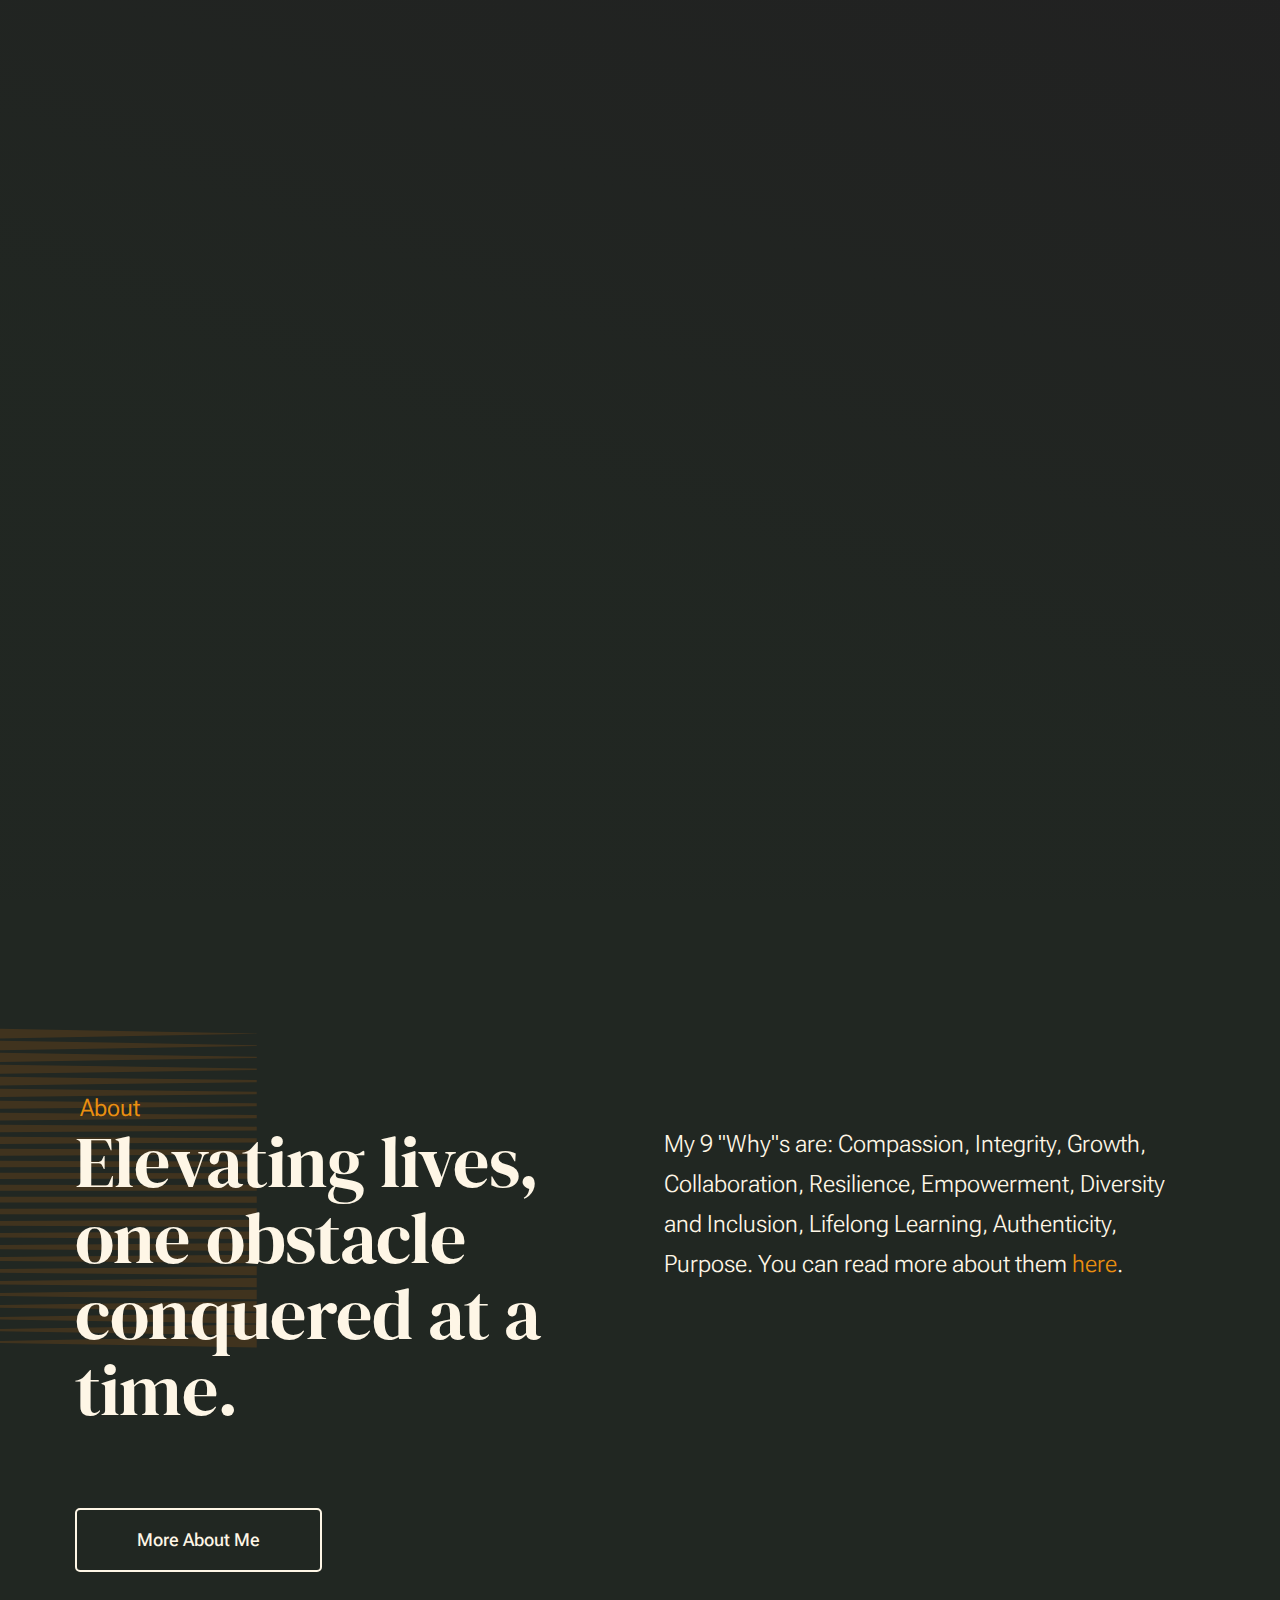
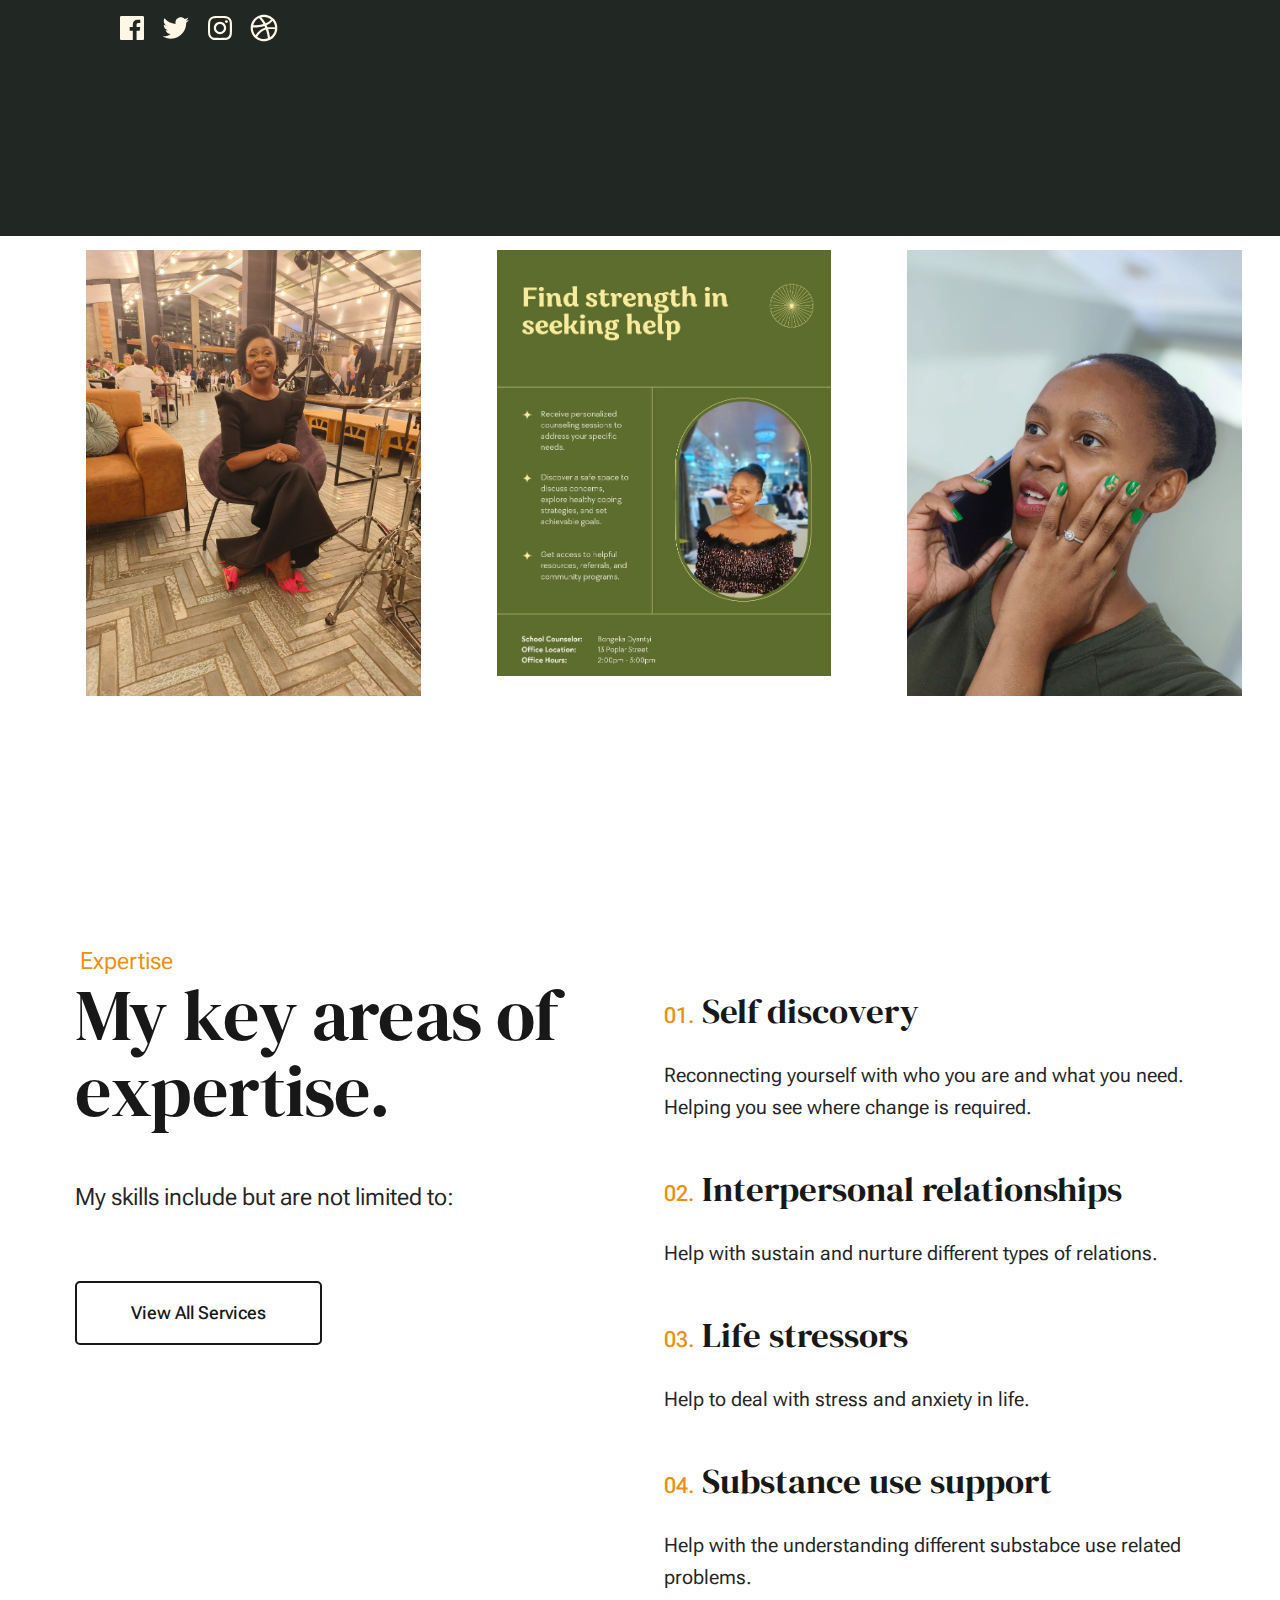
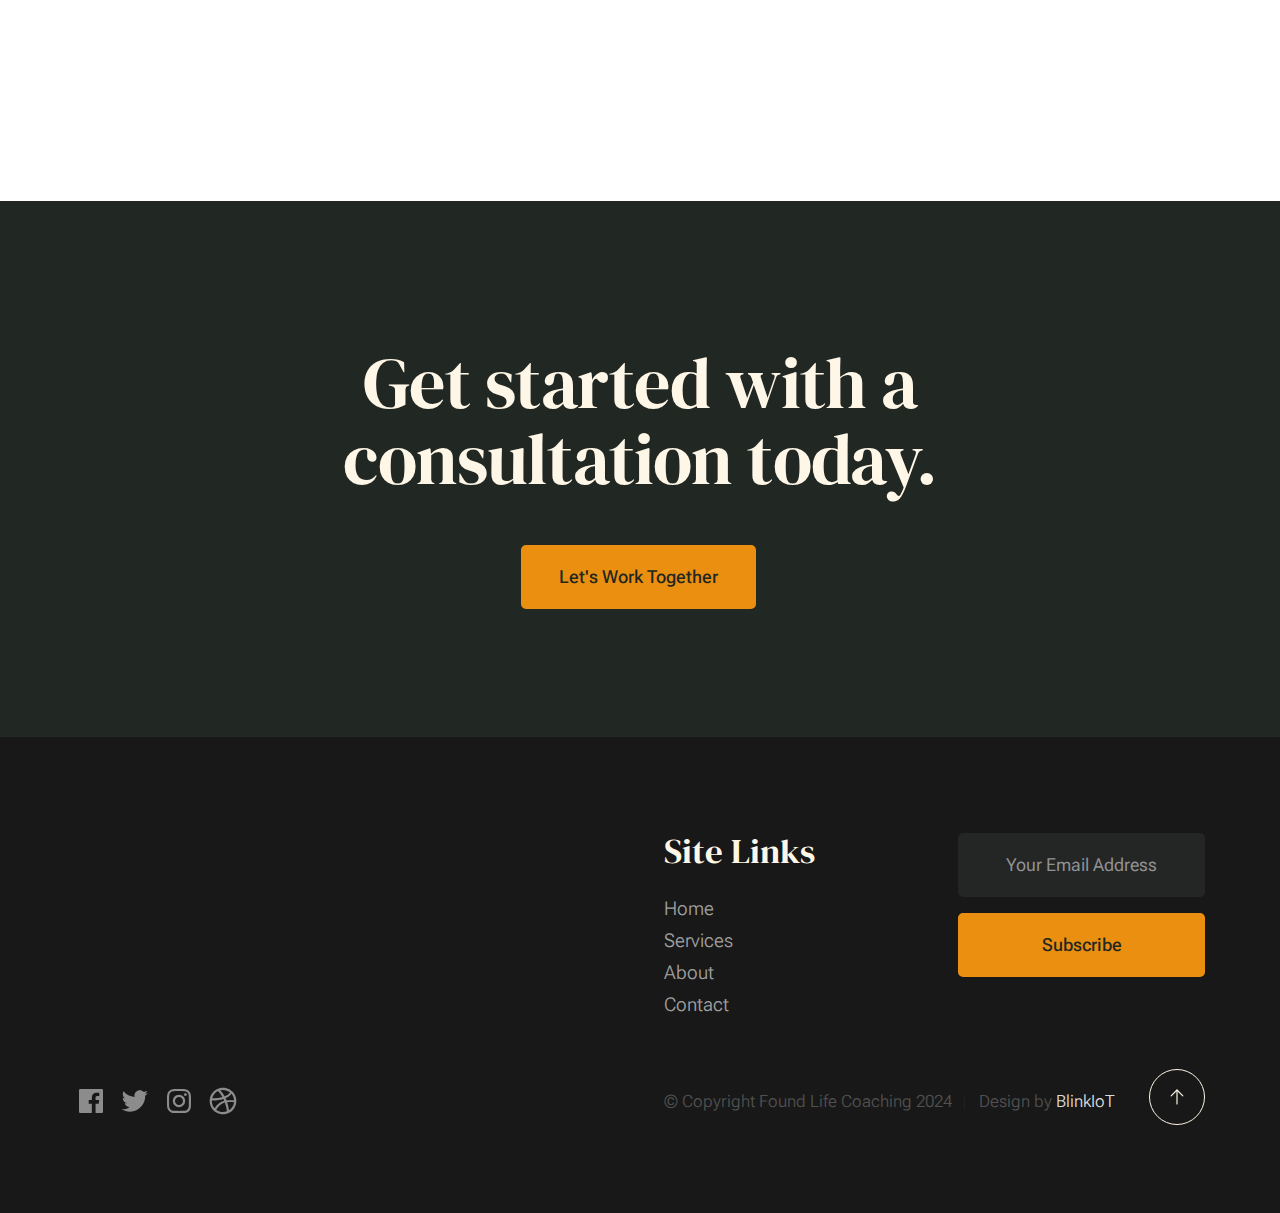
<file: index.html>
<!DOCTYPE html>
<html lang="en" class="no-js" >
<head>

    <!--- basic page needs
    ================================================== -->
    <meta charset="utf-8">
    <meta name="viewport" content="width=device-width, initial-scale=1">
    <title>Found Life Coaching</title>

    <script>
        document.documentElement.classList.remove('no-js');
        document.documentElement.classList.add('js');
    </script>

    <!-- CSS
    ================================================== -->
    <link rel="stylesheet" href="css/vendor.css">
    <link rel="stylesheet" href="css/styles.css">

    <!-- favicons
    ================================================== -->
    <link rel="apple-touch-icon" sizes="180x180" href="apple-touch-icon.png">
    <link rel="icon" type="image/png" sizes="32x32" href="favicon-32x32.png">
    <link rel="icon" type="image/png" sizes="16x16" href="favicon-16x16.png">
    <link rel="manifest" href="site.webmanifest">

</head>


<body id="top">

    
    <!-- preloader
    ================================================== -->
    <div id="preloader">
        <div id="loader" class="dots-fade">
            <div></div>
            <div></div>
            <div></div>
        </div>
    </div>


    <!-- page wrap
    ================================================== -->
    <div id="page" class="s-pagewrap ss-home">


        <!-- # site header 
        ================================================== -->
        <header class="s-header">

            <div class="row s-header__inner width-sixteen-col">

                <div class="s-header__block">
                    <div class="s-header__logo">
                        <a class="logo" href="index.html">
                            Found Life Coaching
                        </a>
                    </div>

                    <a class="s-header__menu-toggle" href="#0"><span>Menu</span></a>
                </div> <!-- end s-header__block -->

                <nav class="s-header__nav">
    
                    <ul class="s-header__menu-links">
                        <li><a href="about.html">About</a></li>
                        <li><a href="services.html">Services</a></li>
                        <li><a href="contact.html">Contact</a></li>
                    </ul> <!-- s-header__menu-links -->

                    <div class="s-header__contact">
                        <a href="contact.html" class="btn btn--primary s-header__contact-btn">Let's Work Together</a>                        
                    </div> <!-- s-header__contact -->
    
                </nav> <!-- end s-header__nav -->

            </div> <!-- end s-header__inner -->

        </header> <!-- end s-header -->


        <!-- # site main content
        ================================================== -->
        <section id="content" class="s-content">

            <!-- intro
    ----------------------------------------------- -->
            <section id="intro" class="s-intro">

                <div class="row s-intro__content width-sixteen-col">

                    <div class="column lg-12 s-intro__content-inner grid-block">

                        <div class="s-intro__content-text">
                            <div class="s-intro__content-pretitle text-pretitle">Hello, I'm Bongeka</div>
                            <h1 class="s-intro__content-title">
                                I help people <br>
                                navigate life's hurdles  <br>
                                with strength, serenity, <br>
                                and success.
                            </h1>
                        </div> <!-- s-intro__content-text -->

                        <div class="s-intro__content-media">
                            <div class="s-intro__content-media-inner">
                                <img src="images/main_2.jpg" srcset="images/main_2.jpg 1x, images/main_2.jpg 2x" alt="">
                                <div class="lines">
                                    <span></span>
                                </div>
                            </div>
                        </div> <!-- s-intro__content-media -->

                        <div class="s-intro__scroll-down">
                            <a href="#about" class="smoothscroll">
                                <div class="scroll-icon">
                                    <svg xmlns="http://www.w3.org/2000/svg" viewBox="0 0 24 24" width="36" height="36" fill="none" stroke="#97b34a" stroke-width="1" stroke-linecap="round" stroke-linejoin="round">&lt;!--!  Atomicons Free 1.00 by @atisalab License - https://atomicons.com/license/ (Icons: CC BY 4.0) Copyright 2021 Atomicons --&gt;<polyline points="7 13 12 18 17 13"></polyline><line x1="12" y1="18" x2="12" y2="6"></line></svg>
                                </div>
                                <span>Scroll for more</span>
                            </a>
                        </div> <!-- s-intro__scroll-down -->

                    </div> <!-- s-intro__content-inner -->

                </div> <!-- s-intro__content -->

            </section> <!-- end s-intro -->
            <!-- about
    ----------------------------------------------- -->
            <section id="about" class="s-about target-section">

                <div class="row s-about__content width-sixteen-col">
                    <div class="column grid-block grid-section-split">

                        <img src="images/geometric_shape.svg" alt="" class="s-about__content-imgbg">

                        <div class="section-header grid-section-split__header">
                            <div class="text-pretitle">About</div>
                            <h2 class="text-display-title">
                                Elevating lives, one obstacle conquered at a time.
                            </h2>
                        </div> <!-- end section-header -->

                        <div class="s-about__content-main grid-section-split__primary">
                            <p class="attention-getter">
                                My 9 "Why"s are: Compassion, Integrity, Growth, Collaboration, Resilience, Empowerment, Diversity and Inclusion, Lifelong Learning, Authenticity, Purpose. You can read more about them <a href="about.html">here</a>.
                            </p>
                        </div> <!-- end s-about__content-main -->

                        <div class="s-about__content-btn grid-section-split__bottom">
                            <a href="about.html" class="btn btn--stroke u-fullwidth">More About Me</a>

                            <ul class="s-about__social social-list">
                                <li>
                                    <a href="#0">
                                        <svg xmlns="http://www.w3.org/2000/svg" width="24" height="24" viewBox="0 0 24 24" style="fill:rgba(0, 0, 0, 1);transform:;-ms-filter:"><path d="M20,3H4C3.447,3,3,3.448,3,4v16c0,0.552,0.447,1,1,1h8.615v-6.96h-2.338v-2.725h2.338v-2c0-2.325,1.42-3.592,3.5-3.592 c0.699-0.002,1.399,0.034,2.095,0.107v2.42h-1.435c-1.128,0-1.348,0.538-1.348,1.325v1.735h2.697l-0.35,2.725h-2.348V21H20 c0.553,0,1-0.448,1-1V4C21,3.448,20.553,3,20,3z"></path></svg>
                                        <span class="u-screen-reader-text">Facebook</span>
                                    </a>
                                </li>
                                <li>
                                    <a href="#0">
                                        <svg xmlns="http://www.w3.org/2000/svg" width="24" height="24" viewBox="0 0 24 24" style="fill:rgba(0, 0, 0, 1);transform:;-ms-filter:"><path d="M19.633,7.997c0.013,0.175,0.013,0.349,0.013,0.523c0,5.325-4.053,11.461-11.46,11.461c-2.282,0-4.402-0.661-6.186-1.809 c0.324,0.037,0.636,0.05,0.973,0.05c1.883,0,3.616-0.636,5.001-1.721c-1.771-0.037-3.255-1.197-3.767-2.793 c0.249,0.037,0.499,0.062,0.761,0.062c0.361,0,0.724-0.05,1.061-0.137c-1.847-0.374-3.23-1.995-3.23-3.953v-0.05 c0.537,0.299,1.16,0.486,1.82,0.511C3.534,9.419,2.823,8.184,2.823,6.787c0-0.748,0.199-1.434,0.548-2.032 c1.983,2.443,4.964,4.04,8.306,4.215c-0.062-0.3-0.1-0.611-0.1-0.923c0-2.22,1.796-4.028,4.028-4.028 c1.16,0,2.207,0.486,2.943,1.272c0.91-0.175,1.782-0.512,2.556-0.973c-0.299,0.935-0.936,1.721-1.771,2.22 c0.811-0.088,1.597-0.312,2.319-0.624C21.104,6.712,20.419,7.423,19.633,7.997z"></path></svg>
                                        <span class="u-screen-reader-text">Twitter</span>
                                    </a>
                                </li>
                                <li>
                                    <a href="#0">
                                        <svg xmlns="http://www.w3.org/2000/svg" width="24" height="24" viewBox="0 0 24 24" style="fill:rgba(0, 0, 0, 1);transform:;-ms-filter:"><path d="M11.999,7.377c-2.554,0-4.623,2.07-4.623,4.623c0,2.554,2.069,4.624,4.623,4.624c2.552,0,4.623-2.07,4.623-4.624 C16.622,9.447,14.551,7.377,11.999,7.377L11.999,7.377z M11.999,15.004c-1.659,0-3.004-1.345-3.004-3.003 c0-1.659,1.345-3.003,3.004-3.003s3.002,1.344,3.002,3.003C15.001,13.659,13.658,15.004,11.999,15.004L11.999,15.004z"></path><circle cx="16.806" cy="7.207" r="1.078"></circle><path d="M20.533,6.111c-0.469-1.209-1.424-2.165-2.633-2.632c-0.699-0.263-1.438-0.404-2.186-0.42 c-0.963-0.042-1.268-0.054-3.71-0.054s-2.755,0-3.71,0.054C7.548,3.074,6.809,3.215,6.11,3.479C4.9,3.946,3.945,4.902,3.477,6.111 c-0.263,0.7-0.404,1.438-0.419,2.186c-0.043,0.962-0.056,1.267-0.056,3.71c0,2.442,0,2.753,0.056,3.71 c0.015,0.748,0.156,1.486,0.419,2.187c0.469,1.208,1.424,2.164,2.634,2.632c0.696,0.272,1.435,0.426,2.185,0.45 c0.963,0.042,1.268,0.055,3.71,0.055s2.755,0,3.71-0.055c0.747-0.015,1.486-0.157,2.186-0.419c1.209-0.469,2.164-1.424,2.633-2.633 c0.263-0.7,0.404-1.438,0.419-2.186c0.043-0.962,0.056-1.267,0.056-3.71s0-2.753-0.056-3.71C20.941,7.57,20.801,6.819,20.533,6.111z M19.315,15.643c-0.007,0.576-0.111,1.147-0.311,1.688c-0.305,0.787-0.926,1.409-1.712,1.711c-0.535,0.199-1.099,0.303-1.67,0.311 c-0.95,0.044-1.218,0.055-3.654,0.055c-2.438,0-2.687,0-3.655-0.055c-0.569-0.007-1.135-0.112-1.669-0.311 c-0.789-0.301-1.414-0.923-1.719-1.711c-0.196-0.534-0.302-1.099-0.311-1.669c-0.043-0.95-0.053-1.218-0.053-3.654 c0-2.437,0-2.686,0.053-3.655c0.007-0.576,0.111-1.146,0.311-1.687c0.305-0.789,0.93-1.41,1.719-1.712 c0.534-0.198,1.1-0.303,1.669-0.311c0.951-0.043,1.218-0.055,3.655-0.055c2.437,0,2.687,0,3.654,0.055 c0.571,0.007,1.135,0.112,1.67,0.311c0.786,0.303,1.407,0.925,1.712,1.712c0.196,0.534,0.302,1.099,0.311,1.669 c0.043,0.951,0.054,1.218,0.054,3.655c0,2.436,0,2.698-0.043,3.654H19.315z"></path></svg>
                                        <span class="u-screen-reader-text">Instagram</span>
                                    </a>
                                </li>
                                <li>
                                    <a href="#0">
                                        <svg xmlns="http://www.w3.org/2000/svg" width="24" height="24" viewBox="0 0 24 24" style="fill: rgba(0, 0, 0, 1);transform: ;msFilter:;"><path d="M20.66 6.98a9.932 9.932 0 0 0-3.641-3.64C15.486 2.447 13.813 2 12 2s-3.486.447-5.02 1.34c-1.533.893-2.747 2.107-3.64 3.64S2 10.187 2 12s.446 3.487 1.34 5.02a9.924 9.924 0 0 0 3.641 3.64C8.514 21.553 10.187 22 12 22s3.486-.447 5.02-1.34a9.932 9.932 0 0 0 3.641-3.64C21.554 15.487 22 13.813 22 12s-.446-3.487-1.34-5.02zM12 3.66c2 0 3.772.64 5.32 1.919-.92 1.174-2.286 2.14-4.1 2.9-1.002-1.813-2.088-3.327-3.261-4.54A7.715 7.715 0 0 1 12 3.66zM5.51 6.8a8.116 8.116 0 0 1 2.711-2.22c1.212 1.201 2.325 2.7 3.34 4.5-2 .6-4.114.9-6.341.9-.573 0-1.006-.013-1.3-.04A8.549 8.549 0 0 1 5.51 6.8zM3.66 12c0-.054.003-.12.01-.2.007-.08.01-.146.01-.2.254.014.641.02 1.161.02 2.666 0 5.146-.367 7.439-1.1.187.373.381.793.58 1.26-1.32.293-2.674 1.006-4.061 2.14S6.4 16.247 5.76 17.5c-1.4-1.587-2.1-3.42-2.1-5.5zM12 20.34c-1.894 0-3.594-.587-5.101-1.759.601-1.187 1.524-2.322 2.771-3.401 1.246-1.08 2.483-1.753 3.71-2.02a29.441 29.441 0 0 1 1.56 6.62 8.166 8.166 0 0 1-2.94.56zm7.08-3.96a8.351 8.351 0 0 1-2.58 2.621c-.24-2.08-.7-4.107-1.379-6.081.932-.066 1.765-.1 2.5-.1.799 0 1.686.034 2.659.1a8.098 8.098 0 0 1-1.2 3.46zm-1.24-5c-1.16 0-2.233.047-3.22.14a27.053 27.053 0 0 0-.68-1.62c2.066-.906 3.532-2.006 4.399-3.3 1.2 1.414 1.854 3.027 1.96 4.84-.812-.04-1.632-.06-2.459-.06z"></path></svg>
                                        <span class="u-screen-reader-text">Dribbble</span>
                                    </a>
                                </li>
                            </ul> <!-- end s-footer__social -->
                        </div> <!-- end s-about__content-btn -->

                    </div> <!-- content-inner -->
                </div>

            </section> <!-- end s-about -->


            <div class="column xl-12 grid-block">
                <div class="grid-full grid-list-items list-items show-ctr">

                    <div class="grid__item grid__item_item1">
                        <img src="images/main_2.jpg" srcset="images/intro-bg.jpg 1x, images/main_2.jpg 2x" alt="">

                    </div>
                    <div class="grid__item grid__item_item2">
                        <img src="images/main.jpg" srcset="images/main.jpg 1x, images/main.jpg 2x" alt="">

                    </div>
                    <div class="grid__item grid__item_item3">
                        <img src="images/main_1.jpg" srcset="images/main_1.jpg 1x, images/main_1.jpg 2x" alt="">

                    </div>
                    
                </div>
            </div>


                    <!-- expertise
            ----------------------------------------------- -->
                    <section id="expertise" class="s-expertise">

                        <div class="row s-expertise__content width-sixteen-col">
                            <div class="column xl-12 grid-block grid-section-split">

                                <div class="section-header grid-section-split__header">
                                    <div class="text-pretitle">Expertise</div>
                                    <h2 class="text-display-title">
                                        My key areas of expertise.
                                    </h2>

                                    <p class="lead">
                                        My skills include but are not limited to:
                                    </p>
                                </div> <!-- end section-header -->

                                <div class="s-expertise__content-main grid-section-split__primary">

                                    <div class="grid-list-items list-items show-ctr">
                                        <div class="grid-list-items__item list-items__item">
                                            <div class="grid-list-items__title list-items__item-header">
                                                <h3 class="list-items__item-title">Self discovery</h3>
                                            </div>
                                            <div class="grid-list-items__text list-items__item-text">
                                                <p>
                                                    Reconnecting yourself with who you are and what you need.
                                                    Helping you see where change is required.
                                                </p>
                                            </div>
                                        </div> <!-- list-item -->
                                        <div class="grid-list-items__item list-items__item">
                                            <div class="grid-list-items__title list-items__item-header">
                                                <h3 class="list-items__item-title">Interpersonal relationships</h3>
                                            </div>
                                            <div class="grid-list-items__text list-items__item-text">
                                                <p>
                                                    Help with sustain and nurture different types of relations.
                                                </p>
                                            </div>
                                        </div> <!-- list-expertise__item -->
                                        <div class="grid-list-items__item list-items__item">
                                            <div class="grid-list-items__title list-items__item-header">
                                                <h3 class="list-items__item-title">Life stressors</h3>
                                            </div>
                                            <div class="grid-list-items__text list-items__item-text">
                                                <p>
                                                    Help to deal with stress and anxiety in life.
                                                </p>
                                            </div>
                                        </div> <!-- list-expertise__item -->
                                        <div class="grid-list-items__item list-items__item">
                                            <div class="grid-list-items__title list-items__item-header">
                                                <h3 class="list-items__item-title">Substance use support</h3>
                                            </div>
                                            <div class="grid-list-items__text list-items__item-text">
                                                <p>
                                                    Help with the understanding  different substabce use related problems.
                                                </p>
                                            </div>
                                        </div> <!-- list-expertise__item -->

                                    </div> <!-- grid-list-items -->
                                </div> <!-- end s-expertise__content-main -->

                                <div class="s-expertise__content-btn grid-section-split__bottom">
                                    <a href="services.html" class="btn btn--stroke u-fullwidth">View All Services</a>
                                </div> <!-- end s-about__content-btn -->

                            </div> <!-- end grid-block-->
                        </div> <!-- end s-expertise__content -->

                    </section> <!-- end s-expertise -->
                    <!-- clients


            </section>s-content-->
                    <!-- # cta
            ================================================== -->
                    <section id="cta" class="s-cta">

                        <div class="row row-x-center text-center">
                            <div class="column xl-8 lg-12">

                                <div class="s-cta__content">
                                    <h2 class="text-display-title">
                                        Get started with a consultation today.
                                    </h2>
                                    <p class="lead">
                                    </p>
                                    <a href="contact.html" class="btn btn--primary">Let's Work Together</a>
                                </div>

                            </div>
                        </div>

                    </section> <!-- end s-cta -->
                    <!-- # journal
            ================================================== -->
                    <!-- # footer
            ================================================== -->
                    <footer class="s-footer">
                        <div class="row s-footer__content">
                            <div class="column xl-6 lg-6 md-12 s-footer__block s-footer__about">

                            </div>
                            <div class="column xl-3 lg-6 md-12 s-footer__block s-footer__site-links">
                                <h3>Site Links</h3>
                                <ul class="link-list">
                                    <li><a href="index.html">Home</a></li>
                                    <li><a href="services.html">Services</a></li>
                                    <li><a href="about.html">About</a></li>
                                    <li><a href="contact.html">Contact</a></li>
                                </ul>
                            </div>
                            <div class="column xl-3 lg-6 md-12 tab-12 s-footer__block s-footer__newsletter">
                                <div class="subscribe-form">
                                    <form id="mc-form" class="mc-form">
                                        <input type="email" name="EMAIL" id="mce-EMAIL" class="u-fullwidth text-center" placeholder="Your Email Address" title="The domain portion of the email address is invalid (the portion after the @)." pattern="^([^\x00-\x20\x22\x28\x29\x2c\x2e\x3a-\x3c\x3e\x40\x5b-\x5d\x7f-\xff]+|\x22([^\x0d\x22\x5c\x80-\xff]|\x5c[\x00-\x7f])*\x22)(\x2e([^\x00-\x20\x22\x28\x29\x2c\x2e\x3a-\x3c\x3e\x40\x5b-\x5d\x7f-\xff]+|\x22([^\x0d\x22\x5c\x80-\xff]|\x5c[\x00-\x7f])*\x22))*\x40([^\x00-\x20\x22\x28\x29\x2c\x2e\x3a-\x3c\x3e\x40\x5b-\x5d\x7f-\xff]+|\x5b([^\x0d\x5b-\x5d\x80-\xff]|\x5c[\x00-\x7f])*\x5d)(\x2e([^\x00-\x20\x22\x28\x29\x2c\x2e\x3a-\x3c\x3e\x40\x5b-\x5d\x7f-\xff]+|\x5b([^\x0d\x5b-\x5d\x80-\xff]|\x5c[\x00-\x7f])*\x5d))*(\.\w{2,})+$" required>
                                        <input type="submit" name="subscribe" value="Subscribe" class="btn btn--primary btn--small u-fullwidth">
                                        <!-- <div style="position: absolute; left: -5000px;" aria-hidden="true"><input type="text" name="b_cdb7b577e41181934ed6a6a44_9a91cfe7b3" tabindex="-1" value=""></div> -->
                                        <div class="mc-status"></div>
                                    </form>
                                </div>
                            </div>
                        </div>

                        <div class="row s-footer__bottom">
                            <div class="column xl-6 lg-12">
                                <ul class="s-footer__social social-list">
                                    <li>
                                        <a href="#0">
                                            <svg xmlns="http://www.w3.org/2000/svg" width="24" height="24" viewBox="0 0 24 24" style="fill:rgba(0, 0, 0, 1);transform:;-ms-filter:"><path d="M20,3H4C3.447,3,3,3.448,3,4v16c0,0.552,0.447,1,1,1h8.615v-6.96h-2.338v-2.725h2.338v-2c0-2.325,1.42-3.592,3.5-3.592 c0.699-0.002,1.399,0.034,2.095,0.107v2.42h-1.435c-1.128,0-1.348,0.538-1.348,1.325v1.735h2.697l-0.35,2.725h-2.348V21H20 c0.553,0,1-0.448,1-1V4C21,3.448,20.553,3,20,3z"></path></svg>
                                            <span class="u-screen-reader-text">Facebook</span>
                                        </a>
                                    </li>
                                    <li>
                                        <a href="#0">
                                            <svg xmlns="http://www.w3.org/2000/svg" width="24" height="24" viewBox="0 0 24 24" style="fill:rgba(0, 0, 0, 1);transform:;-ms-filter:"><path d="M19.633,7.997c0.013,0.175,0.013,0.349,0.013,0.523c0,5.325-4.053,11.461-11.46,11.461c-2.282,0-4.402-0.661-6.186-1.809 c0.324,0.037,0.636,0.05,0.973,0.05c1.883,0,3.616-0.636,5.001-1.721c-1.771-0.037-3.255-1.197-3.767-2.793 c0.249,0.037,0.499,0.062,0.761,0.062c0.361,0,0.724-0.05,1.061-0.137c-1.847-0.374-3.23-1.995-3.23-3.953v-0.05 c0.537,0.299,1.16,0.486,1.82,0.511C3.534,9.419,2.823,8.184,2.823,6.787c0-0.748,0.199-1.434,0.548-2.032 c1.983,2.443,4.964,4.04,8.306,4.215c-0.062-0.3-0.1-0.611-0.1-0.923c0-2.22,1.796-4.028,4.028-4.028 c1.16,0,2.207,0.486,2.943,1.272c0.91-0.175,1.782-0.512,2.556-0.973c-0.299,0.935-0.936,1.721-1.771,2.22 c0.811-0.088,1.597-0.312,2.319-0.624C21.104,6.712,20.419,7.423,19.633,7.997z"></path></svg>
                                            <span class="u-screen-reader-text">Twitter</span>
                                        </a>
                                    </li>
                                    <li>
                                        <a href="#0">
                                            <svg xmlns="http://www.w3.org/2000/svg" width="24" height="24" viewBox="0 0 24 24" style="fill:rgba(0, 0, 0, 1);transform:;-ms-filter:"><path d="M11.999,7.377c-2.554,0-4.623,2.07-4.623,4.623c0,2.554,2.069,4.624,4.623,4.624c2.552,0,4.623-2.07,4.623-4.624 C16.622,9.447,14.551,7.377,11.999,7.377L11.999,7.377z M11.999,15.004c-1.659,0-3.004-1.345-3.004-3.003 c0-1.659,1.345-3.003,3.004-3.003s3.002,1.344,3.002,3.003C15.001,13.659,13.658,15.004,11.999,15.004L11.999,15.004z"></path><circle cx="16.806" cy="7.207" r="1.078"></circle><path d="M20.533,6.111c-0.469-1.209-1.424-2.165-2.633-2.632c-0.699-0.263-1.438-0.404-2.186-0.42 c-0.963-0.042-1.268-0.054-3.71-0.054s-2.755,0-3.71,0.054C7.548,3.074,6.809,3.215,6.11,3.479C4.9,3.946,3.945,4.902,3.477,6.111 c-0.263,0.7-0.404,1.438-0.419,2.186c-0.043,0.962-0.056,1.267-0.056,3.71c0,2.442,0,2.753,0.056,3.71 c0.015,0.748,0.156,1.486,0.419,2.187c0.469,1.208,1.424,2.164,2.634,2.632c0.696,0.272,1.435,0.426,2.185,0.45 c0.963,0.042,1.268,0.055,3.71,0.055s2.755,0,3.71-0.055c0.747-0.015,1.486-0.157,2.186-0.419c1.209-0.469,2.164-1.424,2.633-2.633 c0.263-0.7,0.404-1.438,0.419-2.186c0.043-0.962,0.056-1.267,0.056-3.71s0-2.753-0.056-3.71C20.941,7.57,20.801,6.819,20.533,6.111z M19.315,15.643c-0.007,0.576-0.111,1.147-0.311,1.688c-0.305,0.787-0.926,1.409-1.712,1.711c-0.535,0.199-1.099,0.303-1.67,0.311 c-0.95,0.044-1.218,0.055-3.654,0.055c-2.438,0-2.687,0-3.655-0.055c-0.569-0.007-1.135-0.112-1.669-0.311 c-0.789-0.301-1.414-0.923-1.719-1.711c-0.196-0.534-0.302-1.099-0.311-1.669c-0.043-0.95-0.053-1.218-0.053-3.654 c0-2.437,0-2.686,0.053-3.655c0.007-0.576,0.111-1.146,0.311-1.687c0.305-0.789,0.93-1.41,1.719-1.712 c0.534-0.198,1.1-0.303,1.669-0.311c0.951-0.043,1.218-0.055,3.655-0.055c2.437,0,2.687,0,3.654,0.055 c0.571,0.007,1.135,0.112,1.67,0.311c0.786,0.303,1.407,0.925,1.712,1.712c0.196,0.534,0.302,1.099,0.311,1.669 c0.043,0.951,0.054,1.218,0.054,3.655c0,2.436,0,2.698-0.043,3.654H19.315z"></path></svg>
                                            <span class="u-screen-reader-text">Instagram</span>
                                        </a>
                                    </li>
                                    <li>
                                        <a href="#0">
                                            <svg xmlns="http://www.w3.org/2000/svg" width="24" height="24" viewBox="0 0 24 24" style="fill: rgba(0, 0, 0, 1);transform: ;msFilter:;"><path d="M20.66 6.98a9.932 9.932 0 0 0-3.641-3.64C15.486 2.447 13.813 2 12 2s-3.486.447-5.02 1.34c-1.533.893-2.747 2.107-3.64 3.64S2 10.187 2 12s.446 3.487 1.34 5.02a9.924 9.924 0 0 0 3.641 3.64C8.514 21.553 10.187 22 12 22s3.486-.447 5.02-1.34a9.932 9.932 0 0 0 3.641-3.64C21.554 15.487 22 13.813 22 12s-.446-3.487-1.34-5.02zM12 3.66c2 0 3.772.64 5.32 1.919-.92 1.174-2.286 2.14-4.1 2.9-1.002-1.813-2.088-3.327-3.261-4.54A7.715 7.715 0 0 1 12 3.66zM5.51 6.8a8.116 8.116 0 0 1 2.711-2.22c1.212 1.201 2.325 2.7 3.34 4.5-2 .6-4.114.9-6.341.9-.573 0-1.006-.013-1.3-.04A8.549 8.549 0 0 1 5.51 6.8zM3.66 12c0-.054.003-.12.01-.2.007-.08.01-.146.01-.2.254.014.641.02 1.161.02 2.666 0 5.146-.367 7.439-1.1.187.373.381.793.58 1.26-1.32.293-2.674 1.006-4.061 2.14S6.4 16.247 5.76 17.5c-1.4-1.587-2.1-3.42-2.1-5.5zM12 20.34c-1.894 0-3.594-.587-5.101-1.759.601-1.187 1.524-2.322 2.771-3.401 1.246-1.08 2.483-1.753 3.71-2.02a29.441 29.441 0 0 1 1.56 6.62 8.166 8.166 0 0 1-2.94.56zm7.08-3.96a8.351 8.351 0 0 1-2.58 2.621c-.24-2.08-.7-4.107-1.379-6.081.932-.066 1.765-.1 2.5-.1.799 0 1.686.034 2.659.1a8.098 8.098 0 0 1-1.2 3.46zm-1.24-5c-1.16 0-2.233.047-3.22.14a27.053 27.053 0 0 0-.68-1.62c2.066-.906 3.532-2.006 4.399-3.3 1.2 1.414 1.854 3.027 1.96 4.84-.812-.04-1.632-.06-2.459-.06z"></path></svg>
                                            <span class="u-screen-reader-text">Dribbble</span>
                                        </a>
                                    </li>
                                </ul> <!-- end s-footer__social -->
                            </div>
                            <div class="column xl-6 lg-12">
                                <p class="ss-copyright">
                                    <span>© Copyright Found Life Coaching 2024</span>
                                    <span>Design by <a href="https://blinkiot.tech/">BlinkIoT</a></span>
                                </p>
                            </div>

                            <div class="ss-go-top">
                                <a class="smoothscroll" title="Back to Top" href="#top">
                                    <svg xmlns="http://www.w3.org/2000/svg" viewBox="0 0 24 24" width="36" height="36" fill="none" stroke="#ffffff" stroke-width="1" stroke-linecap="round" stroke-linejoin="round">&lt;!--!  Atomicons Free 1.00 by @atisalab License - https://atomicons.com/license/ (Icons: CC BY 4.0) Copyright 2021 Atomicons --&gt;<polyline points="17 11 12 6 7 11"></polyline><line x1="12" y1="18" x2="12" y2="6"></line></svg>
                                </a>
                            </div> <!-- end ss-go-top -->
                        </div>

                    </footer> <!-- end s-footer -->

                </div> <!-- end page-wrap -->
                <!-- Java Script
        ================================================== -->
                <script src="js/plugins.js"></script>
                <script src="js/main.js"></script>

</body>
</html>
</file>
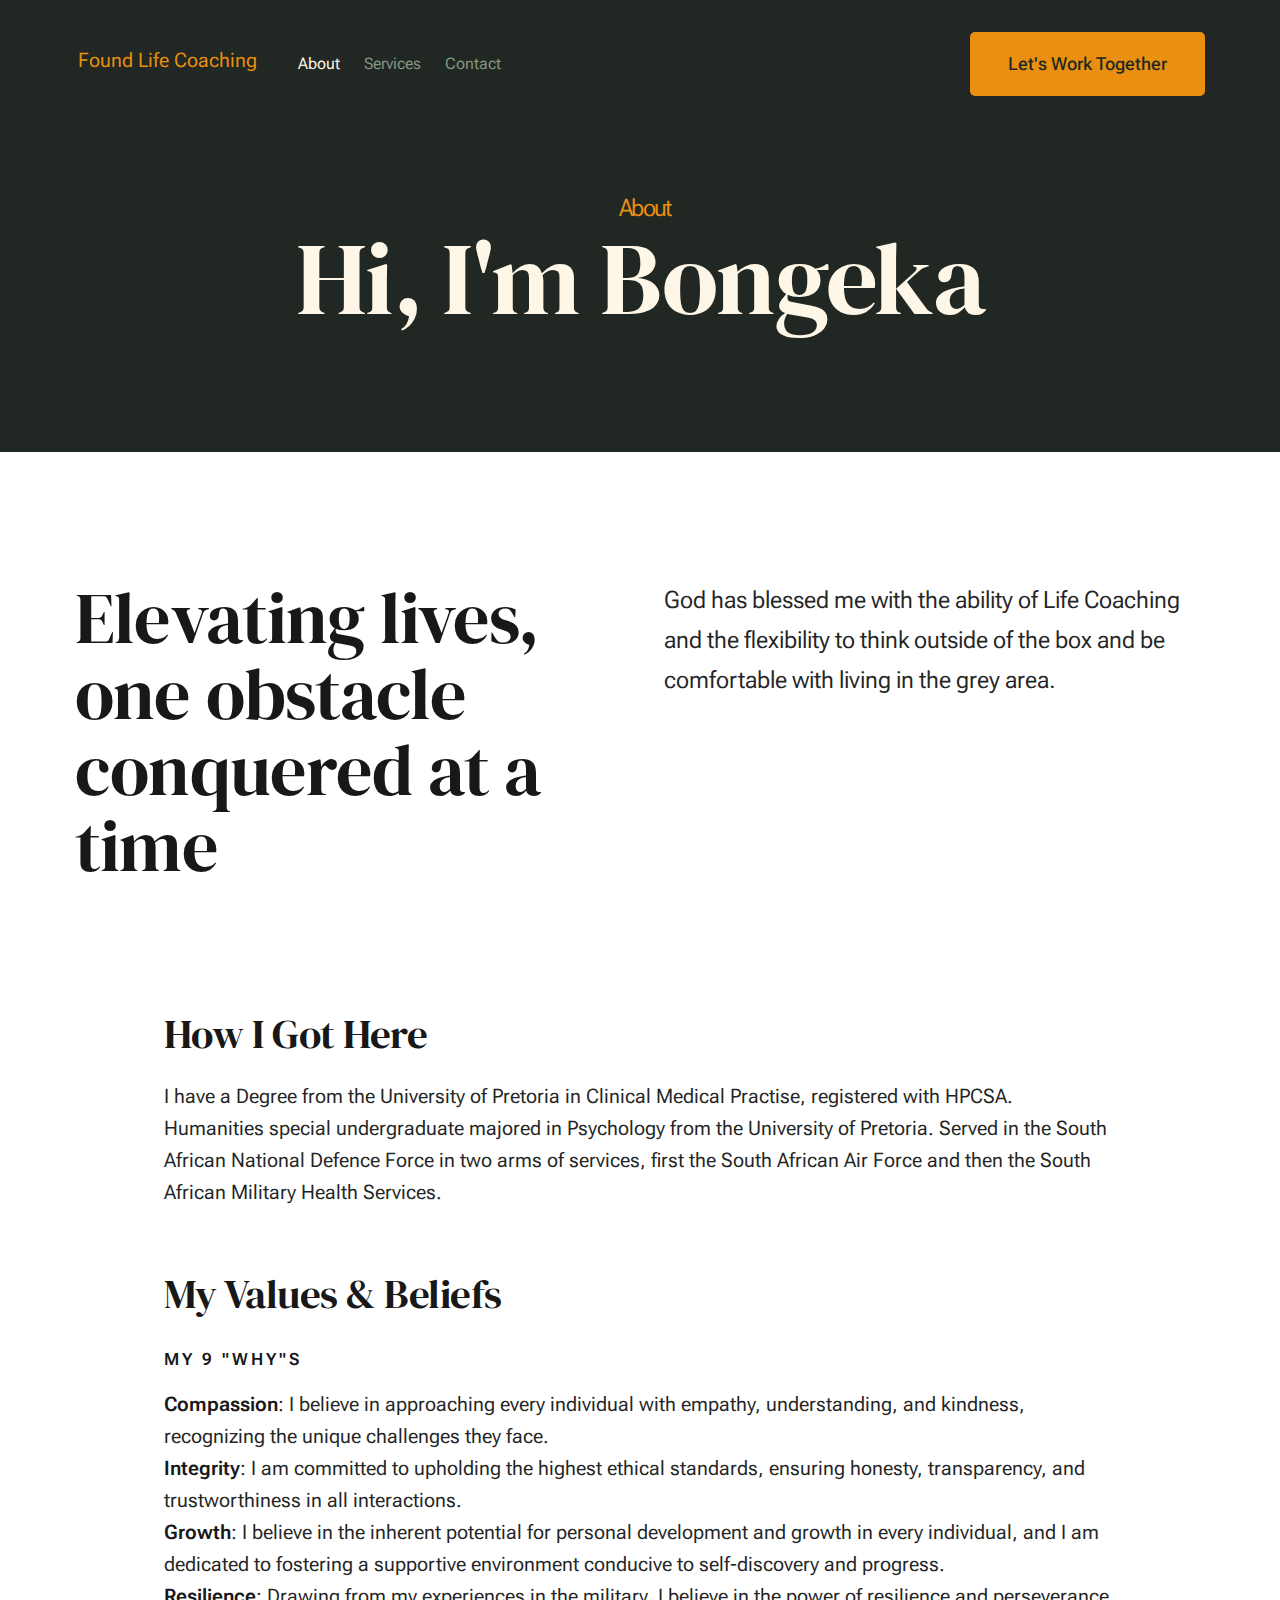
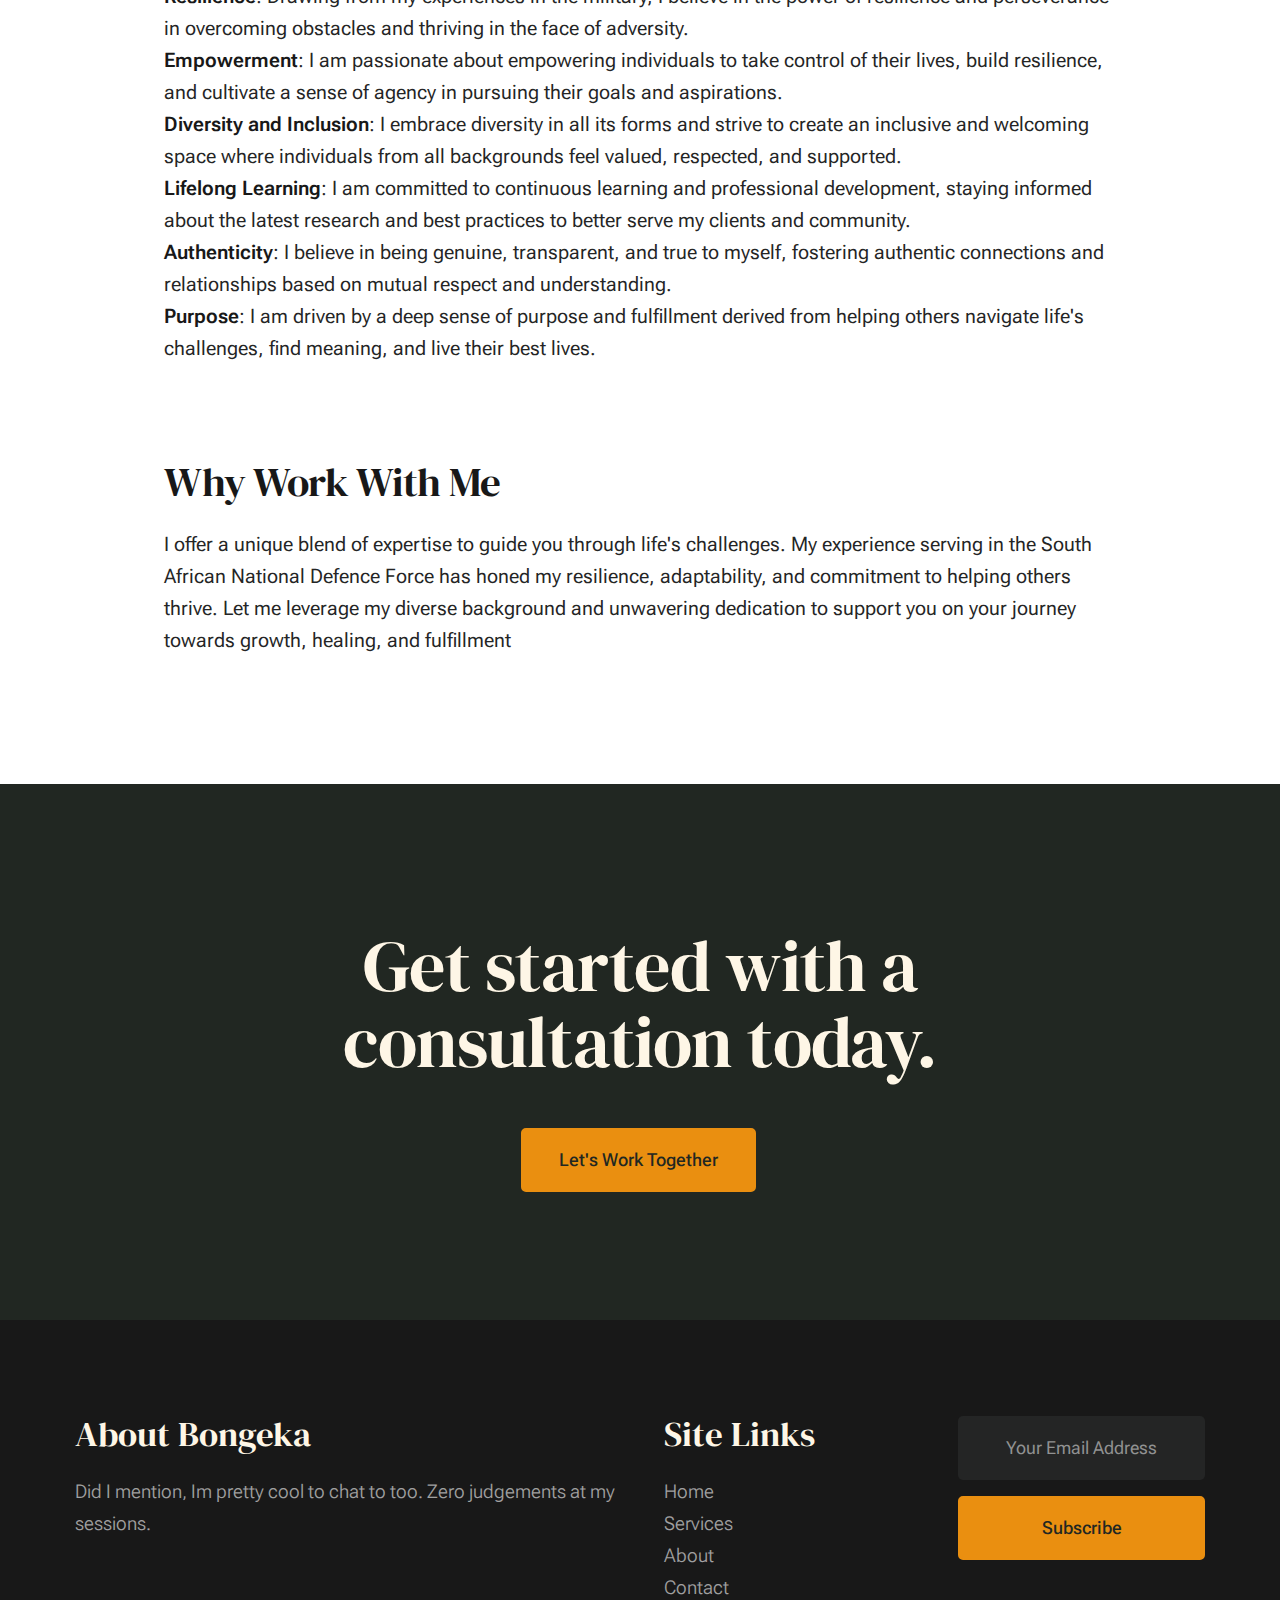
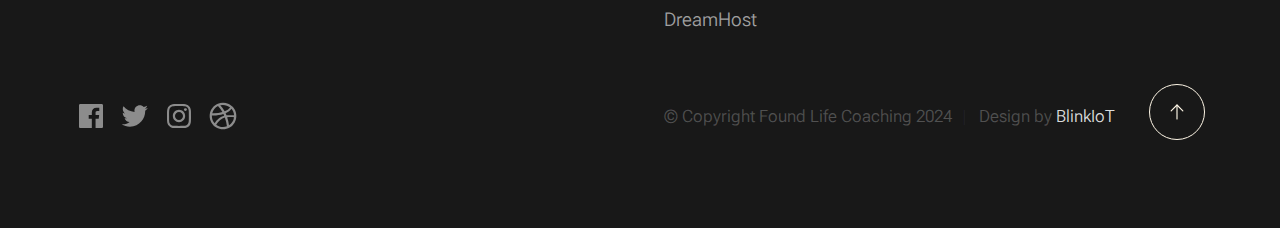
<file: about.html>
<!DOCTYPE html>
<html lang="en" class="no-js" >
<head>

    <!--- basic page needs
    ================================================== -->
    <meta charset="utf-8">
    <meta name="viewport" content="width=device-width, initial-scale=1">
    <title>About - Found Life Coaching</title>

    <script>
        document.documentElement.classList.remove('no-js');
        document.documentElement.classList.add('js');
    </script>

    <!-- CSS
    ================================================== -->
    <link rel="stylesheet" href="css/vendor.css">
    <link rel="stylesheet" href="css/styles.css">

    <!-- favicons
    ================================================== -->
    <link rel="apple-touch-icon" sizes="180x180" href="apple-touch-icon.png">
    <link rel="icon" type="image/png" sizes="32x32" href="favicon-32x32.png">
    <link rel="icon" type="image/png" sizes="16x16" href="favicon-16x16.png">
    <link rel="manifest" href="site.webmanifest">

</head>


<body id="top">


    <!-- preloader
    ================================================== -->
    <div id="preloader">
        <div id="loader" class="dots-fade">
            <div></div>
            <div></div>
            <div></div>
        </div>
    </div>


    <!-- page wrap
    ================================================== -->
    <div id="page" class="s-pagewrap">


        <!-- # site header 
        ================================================== -->
        <header class="s-header">

            <div class="row s-header__inner width-sixteen-col">

                <div class="s-header__block">
                    <div class="s-header__logo">
                        <a class="logo" href="index.html">
                            Found Life Coaching
                        </a>
                    </div>

                    <a class="s-header__menu-toggle" href="#0"><span>Menu</span></a>
                </div> <!-- end s-header__block -->

                <nav class="s-header__nav">
    
                    <ul class="s-header__menu-links">
                        <li class="current"><a href="about.html">About</a></li>
                        <li><a href="services.html">Services</a></li>
                        <li><a href="contact.html">Contact</a></li>
                    </ul> <!-- s-header__menu-links -->

                    <div class="s-header__contact">
                        <a href="contact.html" class="btn btn--primary s-header__contact-btn">Let's Work Together</a>                        
                    </div> <!-- s-header__contact -->
    
                </nav> <!-- end s-header__nav -->

            </div> <!-- end s-header__inner -->

        </header> <!-- end s-header -->


        <!-- # site main content
        ================================================== -->
        <section id="content" class="s-content">

               <section class="s-pageheader pageheader">
                    <div class="row">
                        <div class="column xl-12">
                            <h1 class="page-title">
                                <span class="page-title__small-type text-pretitle">About</span>
                                Hi, I'm Bongeka
                            </h1>
                            
                        </div>
                    </div>
               </section> <!-- end pageheader --> 

               <section class="s-pagecontent pagecontent">

                    <div class="row pageintro">
                        <div class="column xl-6 lg-12">
                            <h2 class="text-display-title">Elevating lives, one obstacle conquered at a time</h2>
                        </div>
                        <div class="column xl-6 lg-12 u-flexitem-x-right">
                            <p class="lead">
                                God has blessed me with the ability of Life Coaching and the flexibility to think outside of the box and be comfortable with living in the grey area.
                                
                            </p>
                        </div>                       
                    </div> <!-- end pageintro -->   


                    <div class="row width-narrower pagemain">
                        <div class="column xl-12"> 

                            <h2>How I Got Here</h2>
                            <p>
                                I have a Degree from the University of Pretoria in Clinical Medical Practise, registered with HPCSA. 
                                Humanities special undergraduate majored in Psychology from the University of Pretoria. 
                                Served in the South African National Defence Force in two arms of services, first the South African Air Force and then the South African Military Health Services.
                                
                            </p>

                            <h2 class="u-add-bottom">My Values & Beliefs</h2>

                            <div class="grid-list-items list-items">
                                <div class="grid-list-items__item list-items__item u-remove-bottom">
                                    <div class="list-items__item-header">
                                        <h6 class="list-items__item-small-title">My 9 "Why"s</h6>
                                    </div>
                                    <p>
                                        <b>Compassion</b>: I believe in approaching every individual with empathy, understanding, and kindness, recognizing the unique challenges they face.</br>
                                        <b>Integrity</b>: I am committed to upholding the highest ethical standards, ensuring honesty, transparency, and trustworthiness in all interactions.</br>
                                        <b>Growth</b>: I believe in the inherent potential for personal development and growth in every individual, and I am dedicated to fostering a supportive environment conducive to self-discovery and progress.</br>
                                        <b>Resilience</b>: Drawing from my experiences in the military, I believe in the power of resilience and perseverance in overcoming obstacles and thriving in the face of adversity.</br>
                                        <b>Empowerment</b>: I am passionate about empowering individuals to take control of their lives, build resilience, and cultivate a sense of agency in pursuing their goals and aspirations.</br>
                                        <b>Diversity and Inclusion</b>: I embrace diversity in all its forms and strive to create an inclusive and welcoming space where individuals from all backgrounds feel valued, respected, and supported.</br>
                                        <b>Lifelong Learning</b>: I am committed to continuous learning and professional development, staying informed about the latest research and best practices to better serve my clients and community.</br>
                                        <b>Authenticity</b>: I believe in being genuine, transparent, and true to myself, fostering authentic connections and relationships based on mutual respect and understanding.</br>
                                        <b>Purpose</b>: I am driven by a deep sense of purpose and fulfillment derived from helping others navigate life's challenges, find meaning, and live their best lives.</br>
                                    </p>
                                </div>

                            </div> <!--grid-list-items -->

                            <h2>Why Work With Me</h2>
                            <p>
                                I offer a unique blend of expertise to guide you through life's challenges. My experience serving in the South African National Defence Force has honed my resilience, adaptability, and commitment to helping others thrive. Let me leverage my diverse background and unwavering dedication to support you on your journey towards growth, healing, and fulfillment
                            </p>
                           

                        </div> <!-- end grid-block-->
                    </div> <!-- end pagemain -->

               </section> <!-- pagecontent -->



        </section> <!-- s-content-->

        <!-- # cta
        ================================================== -->
        <section id="cta" class="s-cta">

            <div class="row row-x-center text-center">
                <div class="column xl-8 lg-12">

                    <div class="s-cta__content">
                        <h2 class="text-display-title">
                        Get started with a consultation today.
                        </h2>
                        <a href="contact.html" class="btn btn--primary">Let's Work Together</a>
                    </div>

                </div>
            </div>

        </section> <!-- end s-cta -->


        <!-- # footer 
        ================================================== -->
        <footer class="s-footer">
            <div class="row s-footer__content">
                <div class="column xl-6 lg-6 md-12 s-footer__block s-footer__about">                    
                    <h3>About Bongeka</h3>
                    <p>
                    Did I mention, Im pretty cool to chat to too. Zero judgements at my sessions.
                    </p>               
                </div>                
                <div class="column xl-3 lg-6 md-12 s-footer__block s-footer__site-links">
                    <h3>Site Links</h3>
                    <ul class="link-list">
                        <li><a href="index.html">Home</a></li>
                        <li><a href="services.html">Services</a></li>
                        <li><a href="about.html">About</a></li>
                        <li><a href="contact.html">Contact</a></li>
                        <li><a href="https://www.dreamhost.com/r.cgi?287326">DreamHost</a></li>
                    </ul>
                </div>
                <div class="column xl-3 lg-6 md-12 tab-12 s-footer__block s-footer__newsletter">
                  
          

                    <div class="subscribe-form">
                        <form id="mc-form" class="mc-form">
                            <input type="email" name="EMAIL" id="mce-EMAIL" class="u-fullwidth text-center" placeholder="Your Email Address" title="The domain portion of the email address is invalid (the portion after the @)." pattern="^([^\x00-\x20\x22\x28\x29\x2c\x2e\x3a-\x3c\x3e\x40\x5b-\x5d\x7f-\xff]+|\x22([^\x0d\x22\x5c\x80-\xff]|\x5c[\x00-\x7f])*\x22)(\x2e([^\x00-\x20\x22\x28\x29\x2c\x2e\x3a-\x3c\x3e\x40\x5b-\x5d\x7f-\xff]+|\x22([^\x0d\x22\x5c\x80-\xff]|\x5c[\x00-\x7f])*\x22))*\x40([^\x00-\x20\x22\x28\x29\x2c\x2e\x3a-\x3c\x3e\x40\x5b-\x5d\x7f-\xff]+|\x5b([^\x0d\x5b-\x5d\x80-\xff]|\x5c[\x00-\x7f])*\x5d)(\x2e([^\x00-\x20\x22\x28\x29\x2c\x2e\x3a-\x3c\x3e\x40\x5b-\x5d\x7f-\xff]+|\x5b([^\x0d\x5b-\x5d\x80-\xff]|\x5c[\x00-\x7f])*\x5d))*(\.\w{2,})+$" required>
                            <input type="submit" name="subscribe" value="Subscribe" class="btn btn--primary btn--small u-fullwidth">
                            <!-- <div style="position: absolute; left: -5000px;" aria-hidden="true"><input type="text" name="b_cdb7b577e41181934ed6a6a44_9a91cfe7b3" tabindex="-1" value=""></div> -->
                            <div class="mc-status"></div>
                        </form>
                    </div>
                </div>
            </div>    
            
            <div class="row s-footer__bottom">
                <div class="column xl-6 lg-12">
                    <ul class="s-footer__social social-list">
                        <li>
                            <a href="#0">
                                <svg xmlns="http://www.w3.org/2000/svg" width="24" height="24" viewBox="0 0 24 24" style="fill:rgba(0, 0, 0, 1);transform:;-ms-filter:"><path d="M20,3H4C3.447,3,3,3.448,3,4v16c0,0.552,0.447,1,1,1h8.615v-6.96h-2.338v-2.725h2.338v-2c0-2.325,1.42-3.592,3.5-3.592 c0.699-0.002,1.399,0.034,2.095,0.107v2.42h-1.435c-1.128,0-1.348,0.538-1.348,1.325v1.735h2.697l-0.35,2.725h-2.348V21H20 c0.553,0,1-0.448,1-1V4C21,3.448,20.553,3,20,3z"></path></svg>
                                <span class="u-screen-reader-text">Facebook</span>
                            </a>
                        </li>
                        <li>
                            <a href="#0">
                                <svg xmlns="http://www.w3.org/2000/svg" width="24" height="24" viewBox="0 0 24 24" style="fill:rgba(0, 0, 0, 1);transform:;-ms-filter:"><path d="M19.633,7.997c0.013,0.175,0.013,0.349,0.013,0.523c0,5.325-4.053,11.461-11.46,11.461c-2.282,0-4.402-0.661-6.186-1.809 c0.324,0.037,0.636,0.05,0.973,0.05c1.883,0,3.616-0.636,5.001-1.721c-1.771-0.037-3.255-1.197-3.767-2.793 c0.249,0.037,0.499,0.062,0.761,0.062c0.361,0,0.724-0.05,1.061-0.137c-1.847-0.374-3.23-1.995-3.23-3.953v-0.05 c0.537,0.299,1.16,0.486,1.82,0.511C3.534,9.419,2.823,8.184,2.823,6.787c0-0.748,0.199-1.434,0.548-2.032 c1.983,2.443,4.964,4.04,8.306,4.215c-0.062-0.3-0.1-0.611-0.1-0.923c0-2.22,1.796-4.028,4.028-4.028 c1.16,0,2.207,0.486,2.943,1.272c0.91-0.175,1.782-0.512,2.556-0.973c-0.299,0.935-0.936,1.721-1.771,2.22 c0.811-0.088,1.597-0.312,2.319-0.624C21.104,6.712,20.419,7.423,19.633,7.997z"></path></svg>
                                <span class="u-screen-reader-text">Twitter</span>
                            </a>
                        </li>
                        <li>
                            <a href="#0">
                                <svg xmlns="http://www.w3.org/2000/svg" width="24" height="24" viewBox="0 0 24 24" style="fill:rgba(0, 0, 0, 1);transform:;-ms-filter:"><path d="M11.999,7.377c-2.554,0-4.623,2.07-4.623,4.623c0,2.554,2.069,4.624,4.623,4.624c2.552,0,4.623-2.07,4.623-4.624 C16.622,9.447,14.551,7.377,11.999,7.377L11.999,7.377z M11.999,15.004c-1.659,0-3.004-1.345-3.004-3.003 c0-1.659,1.345-3.003,3.004-3.003s3.002,1.344,3.002,3.003C15.001,13.659,13.658,15.004,11.999,15.004L11.999,15.004z"></path><circle cx="16.806" cy="7.207" r="1.078"></circle><path d="M20.533,6.111c-0.469-1.209-1.424-2.165-2.633-2.632c-0.699-0.263-1.438-0.404-2.186-0.42 c-0.963-0.042-1.268-0.054-3.71-0.054s-2.755,0-3.71,0.054C7.548,3.074,6.809,3.215,6.11,3.479C4.9,3.946,3.945,4.902,3.477,6.111 c-0.263,0.7-0.404,1.438-0.419,2.186c-0.043,0.962-0.056,1.267-0.056,3.71c0,2.442,0,2.753,0.056,3.71 c0.015,0.748,0.156,1.486,0.419,2.187c0.469,1.208,1.424,2.164,2.634,2.632c0.696,0.272,1.435,0.426,2.185,0.45 c0.963,0.042,1.268,0.055,3.71,0.055s2.755,0,3.71-0.055c0.747-0.015,1.486-0.157,2.186-0.419c1.209-0.469,2.164-1.424,2.633-2.633 c0.263-0.7,0.404-1.438,0.419-2.186c0.043-0.962,0.056-1.267,0.056-3.71s0-2.753-0.056-3.71C20.941,7.57,20.801,6.819,20.533,6.111z M19.315,15.643c-0.007,0.576-0.111,1.147-0.311,1.688c-0.305,0.787-0.926,1.409-1.712,1.711c-0.535,0.199-1.099,0.303-1.67,0.311 c-0.95,0.044-1.218,0.055-3.654,0.055c-2.438,0-2.687,0-3.655-0.055c-0.569-0.007-1.135-0.112-1.669-0.311 c-0.789-0.301-1.414-0.923-1.719-1.711c-0.196-0.534-0.302-1.099-0.311-1.669c-0.043-0.95-0.053-1.218-0.053-3.654 c0-2.437,0-2.686,0.053-3.655c0.007-0.576,0.111-1.146,0.311-1.687c0.305-0.789,0.93-1.41,1.719-1.712 c0.534-0.198,1.1-0.303,1.669-0.311c0.951-0.043,1.218-0.055,3.655-0.055c2.437,0,2.687,0,3.654,0.055 c0.571,0.007,1.135,0.112,1.67,0.311c0.786,0.303,1.407,0.925,1.712,1.712c0.196,0.534,0.302,1.099,0.311,1.669 c0.043,0.951,0.054,1.218,0.054,3.655c0,2.436,0,2.698-0.043,3.654H19.315z"></path></svg>
                                <span class="u-screen-reader-text">Instagram</span>
                            </a>
                        </li>
                        <li>
                            <a href="#0">
                                <svg xmlns="http://www.w3.org/2000/svg" width="24" height="24" viewBox="0 0 24 24" style="fill: rgba(0, 0, 0, 1);transform: ;msFilter:;"><path d="M20.66 6.98a9.932 9.932 0 0 0-3.641-3.64C15.486 2.447 13.813 2 12 2s-3.486.447-5.02 1.34c-1.533.893-2.747 2.107-3.64 3.64S2 10.187 2 12s.446 3.487 1.34 5.02a9.924 9.924 0 0 0 3.641 3.64C8.514 21.553 10.187 22 12 22s3.486-.447 5.02-1.34a9.932 9.932 0 0 0 3.641-3.64C21.554 15.487 22 13.813 22 12s-.446-3.487-1.34-5.02zM12 3.66c2 0 3.772.64 5.32 1.919-.92 1.174-2.286 2.14-4.1 2.9-1.002-1.813-2.088-3.327-3.261-4.54A7.715 7.715 0 0 1 12 3.66zM5.51 6.8a8.116 8.116 0 0 1 2.711-2.22c1.212 1.201 2.325 2.7 3.34 4.5-2 .6-4.114.9-6.341.9-.573 0-1.006-.013-1.3-.04A8.549 8.549 0 0 1 5.51 6.8zM3.66 12c0-.054.003-.12.01-.2.007-.08.01-.146.01-.2.254.014.641.02 1.161.02 2.666 0 5.146-.367 7.439-1.1.187.373.381.793.58 1.26-1.32.293-2.674 1.006-4.061 2.14S6.4 16.247 5.76 17.5c-1.4-1.587-2.1-3.42-2.1-5.5zM12 20.34c-1.894 0-3.594-.587-5.101-1.759.601-1.187 1.524-2.322 2.771-3.401 1.246-1.08 2.483-1.753 3.71-2.02a29.441 29.441 0 0 1 1.56 6.62 8.166 8.166 0 0 1-2.94.56zm7.08-3.96a8.351 8.351 0 0 1-2.58 2.621c-.24-2.08-.7-4.107-1.379-6.081.932-.066 1.765-.1 2.5-.1.799 0 1.686.034 2.659.1a8.098 8.098 0 0 1-1.2 3.46zm-1.24-5c-1.16 0-2.233.047-3.22.14a27.053 27.053 0 0 0-.68-1.62c2.066-.906 3.532-2.006 4.399-3.3 1.2 1.414 1.854 3.027 1.96 4.84-.812-.04-1.632-.06-2.459-.06z"></path></svg>
                                <span class="u-screen-reader-text">Dribbble</span>
                            </a>
                        </li>
                    </ul> <!-- end s-footer__social -->
                </div>
                <div class="column xl-6 lg-12">
                    <p class="ss-copyright">
                        <span>© Copyright Found Life Coaching 2024</span> 
                        <span>Design by <a href="https://blinkiot.tech/">BlinkIoT</a></span>
                    </p>
                </div>

                <div class="ss-go-top">
                    <a class="smoothscroll" title="Back to Top" href="#top">
                        <svg xmlns="http://www.w3.org/2000/svg" viewBox="0 0 24 24" width="36" height="36" fill="none" stroke="#ffffff" stroke-width="1" stroke-linecap="round" stroke-linejoin="round">&lt;!--!  Atomicons Free 1.00 by @atisalab License - https://atomicons.com/license/ (Icons: CC BY 4.0) Copyright 2021 Atomicons --&gt;<polyline points="17 11 12 6 7 11"></polyline><line x1="12" y1="18" x2="12" y2="6"></line></svg>
                    </a>
                </div> <!-- end ss-go-top -->
            </div>
            
        </footer> <!-- end s-footer -->

    </div> <!-- end page-wrap -->

    <!-- Java Script
    ================================================== -->
    <script src="js/plugins.js"></script>
    <script src="js/main.js"></script>

</body>
</html>
</file>
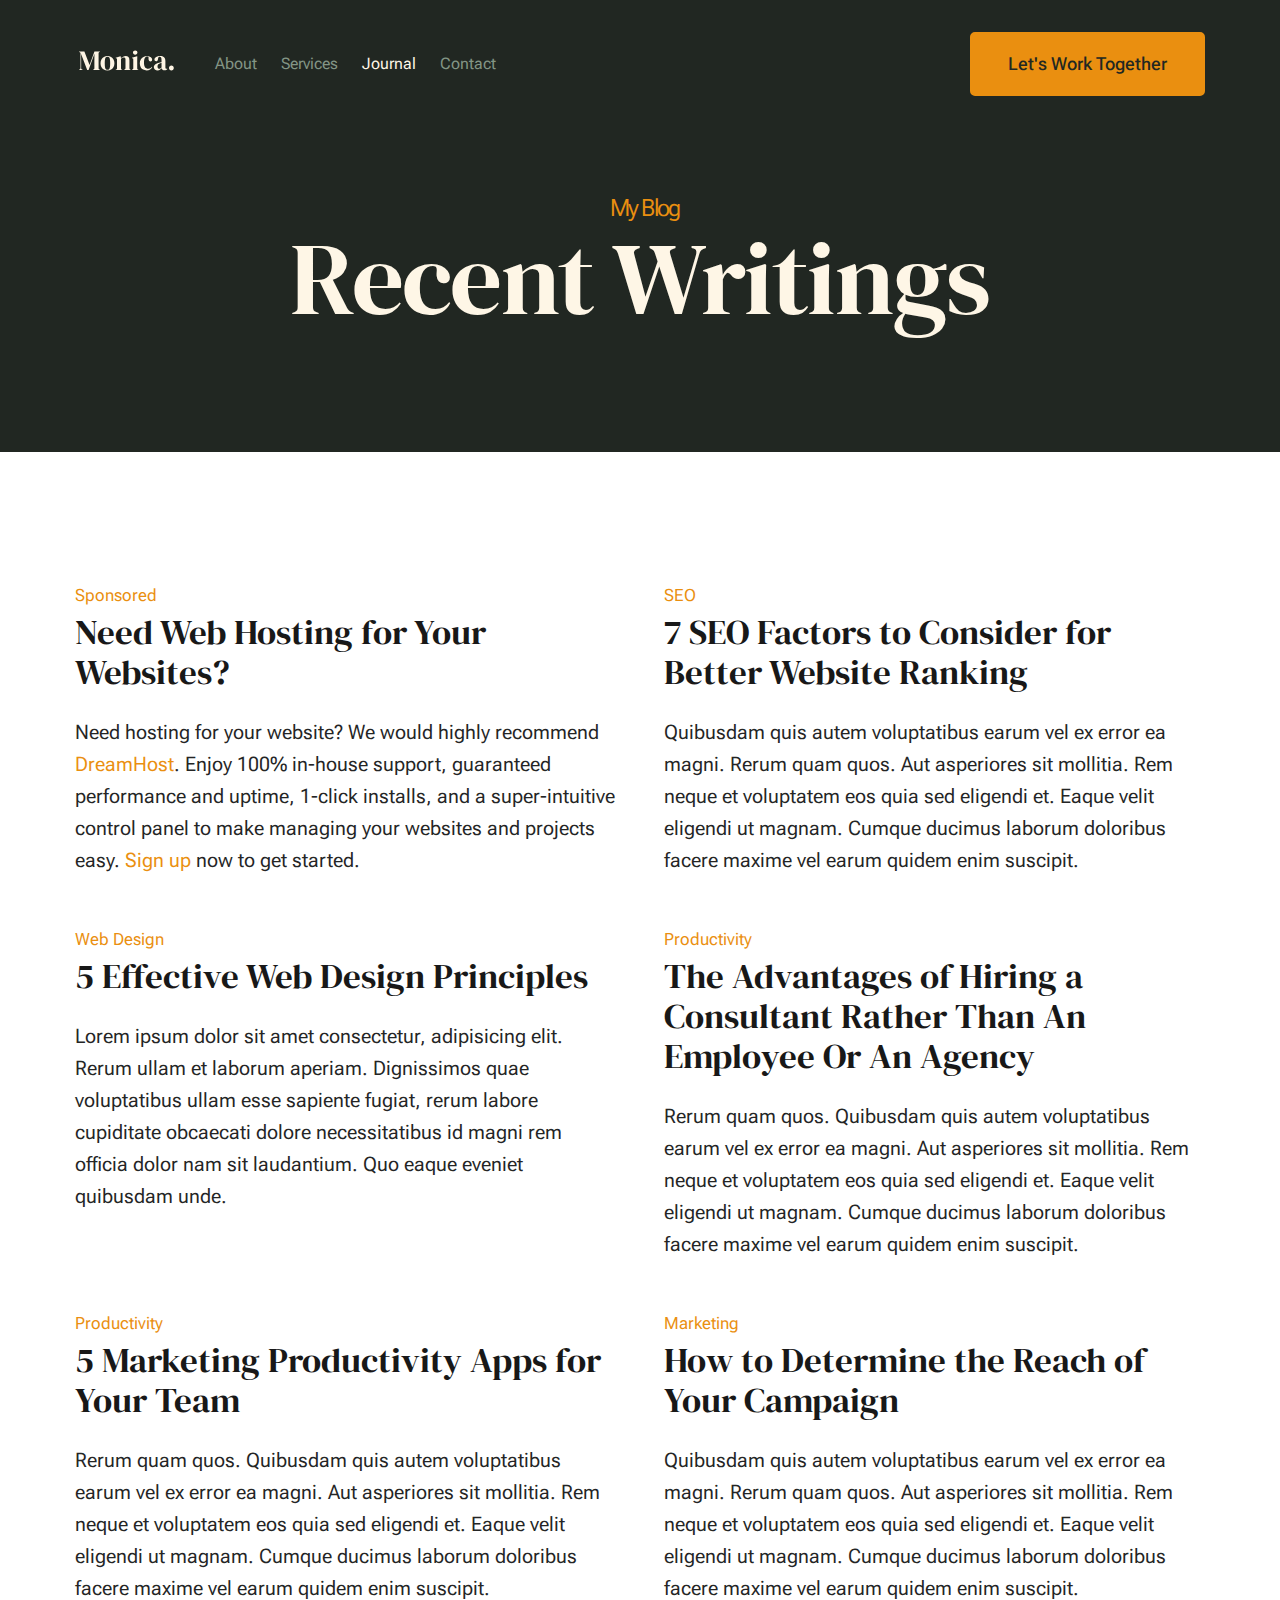
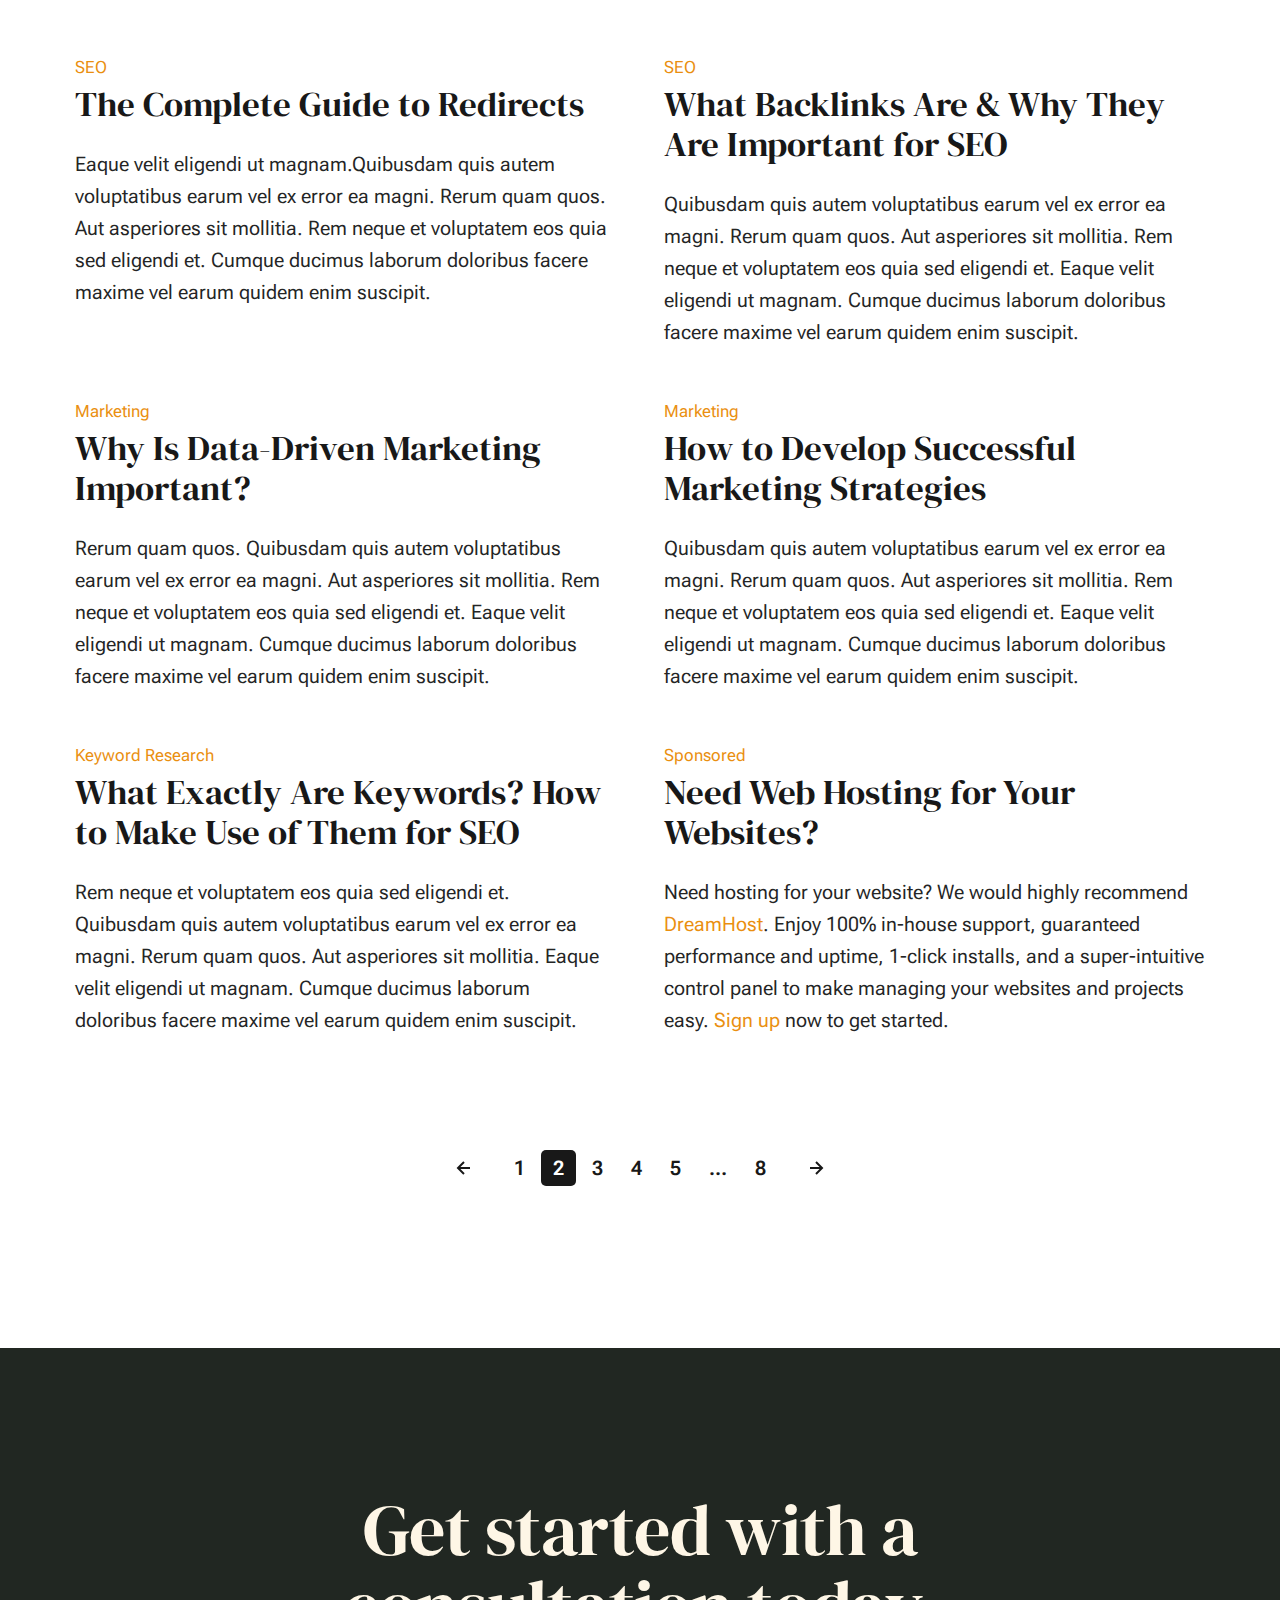
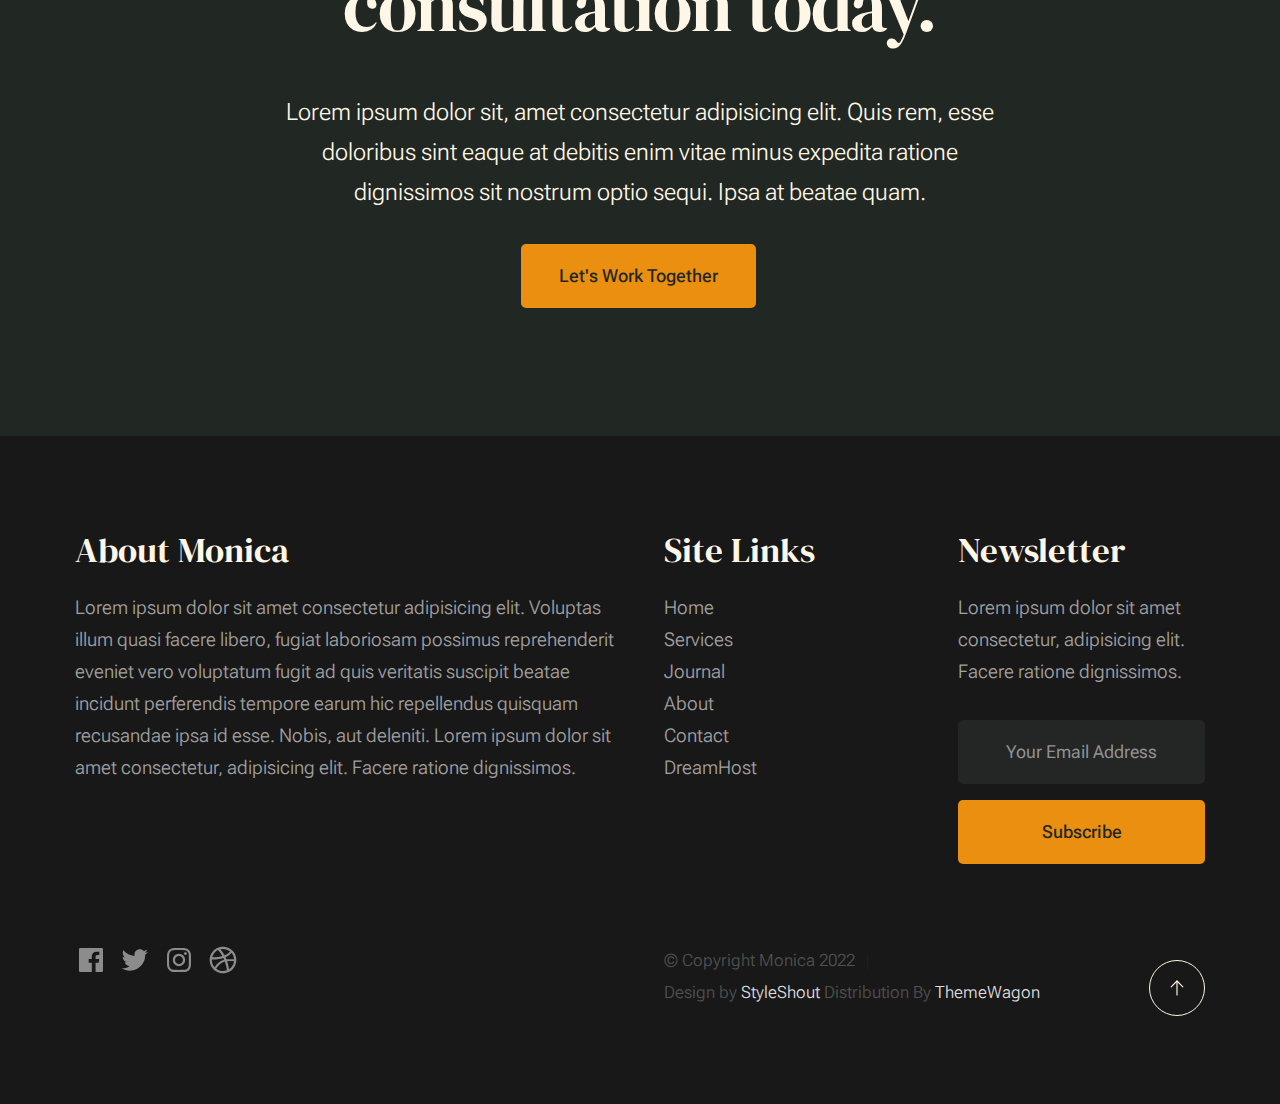
<file: blog.html>
<!DOCTYPE html>
<html lang="en" class="no-js" >
<head>

    <!--- basic page needs
    ================================================== -->
    <meta charset="utf-8">
    <meta name="viewport" content="width=device-width, initial-scale=1">
    <title>Blog - Monica</title>

    <script>
        document.documentElement.classList.remove('no-js');
        document.documentElement.classList.add('js');
    </script>

    <!-- CSS
    ================================================== -->
    <link rel="stylesheet" href="css/vendor.css">
    <link rel="stylesheet" href="css/styles.css">

    <!-- favicons
    ================================================== -->
    <link rel="apple-touch-icon" sizes="180x180" href="apple-touch-icon.png">
    <link rel="icon" type="image/png" sizes="32x32" href="favicon-32x32.png">
    <link rel="icon" type="image/png" sizes="16x16" href="favicon-16x16.png">
    <link rel="manifest" href="site.webmanifest">

</head>


<body id="top">


    <!-- preloader
    ================================================== -->
    <div id="preloader">
        <div id="loader" class="dots-fade">
            <div></div>
            <div></div>
            <div></div>
        </div>
    </div>


    <!-- page wrap
    ================================================== -->
    <div id="page" class="s-pagewrap">

        <!-- # site header 
        ================================================== -->
        <header class="s-header">

            <div class="row s-header__inner width-sixteen-col">

                <div class="s-header__block">
                    <div class="s-header__logo">
                        <a class="logo" href="index.html">
                            <img src="images/logo.svg" alt="Homepage">
                        </a>
                    </div>

                    <a class="s-header__menu-toggle" href="#0"><span>Menu</span></a>
                </div> <!-- end s-header__block -->

                <nav class="s-header__nav">
    
                    <ul class="s-header__menu-links">
                        <li><a href="about.html">About</a></li>
                        <li><a href="services.html">Services</a></li>
                        <li class="current"><a href="blog.html">Journal</a></li>
                        <li><a href="contact.html">Contact</a></li>
                    </ul> <!-- s-header__menu-links -->

                    <div class="s-header__contact">
                        <a href="contact.html" class="btn btn--primary s-header__contact-btn">Let's Work Together</a>                        
                    </div> <!-- s-header__contact -->
    
                </nav> <!-- end s-header__nav -->

            </div> <!-- end s-header__inner -->

        </header> <!-- end s-header -->


        <!-- # site main content
        ================================================== -->
        <section id="content" class="s-content">

               <section class="s-pageheader pageheader">
                    <div class="row">
                        <div class="column xl-12">
                            <h1 class="page-title">
                                <span class="page-title__small-type text-pretitle">My Blog</span>
                                Recent Writings
                            </h1>
                        </div>
                    </div>
               </section>   

               <section class="s-pagecontent pagecontent">

                    <div class="row">
                        <div class="column xl-12 grid-block">          
        
                            <!-- <div class="grid-full">         -->
                                <div class="grid-full grid-list-items">

                                    <div class="grid-list-items__item blog-card">
                                        <div class="blog-card__header">
                                            <div class="blog-card__cat-links">
                                                <a href="blog.html">Sponsored</a>
                                            </div>
                                            <h3 class="blog-card__title"><a href="https://www.dreamhost.com/r.cgi?287326">Need Web Hosting for Your Websites?</a></h3>
                                        </div>
                                        <div class="blog-card__text">
                                            <p>
                                            Need hosting for your website? We would highly recommend <a href="https://www.dreamhost.com/r.cgi?287326">DreamHost</a>.
                                            Enjoy 100% in-house support, guaranteed performance and uptime, 1-click installs, and a super-intuitive control 
                                            panel to make managing your websites and projects easy. <a href="https://www.dreamhost.com/r.cgi?287326">Sign up</a> now to get started.
                                            </p>
                                        </div>
                                    </div> <!-- end blog-card -->
                                    <div class="grid-list-items__item blog-card">
                                        <div class="blog-card__header">
                                            <div class="blog-card__cat-links">
                                                <a href="blog.html">SEO</a>
                                            </div>
                                            <h3 class="blog-card__title"><a href="single.html">7 SEO Factors to Consider for Better Website Ranking</a></h3>
                                        </div>
                                        <div class="blog-card__text">
                                            <p>
                                            Quibusdam quis autem voluptatibus earum vel ex error ea magni. Rerum quam quos. Aut asperiores 
                                            sit mollitia. Rem neque et voluptatem eos quia sed eligendi et. Eaque velit eligendi ut 
                                            magnam. Cumque ducimus laborum doloribus facere maxime vel earum quidem enim suscipit.
                                            </p>
                                        </div>
                                    </div> <!-- end blog-card -->
                                    <div class="grid-list-items__item blog-card">
                                        <div class="blog-card__header">
                                            <div class="blog-card__cat-links">
                                                <a href="blog.html">Web Design</a>
                                            </div>
                                            <h3 class="blog-card__title"><a href="single.html">5 Effective Web Design Principles</a></h3>
                                        </div>
                                        <div class="blog-card__text">
                                            <p>
                                            Lorem ipsum dolor sit amet consectetur, adipisicing elit. Rerum ullam et laborum aperiam. 
                                            Dignissimos quae voluptatibus ullam esse sapiente fugiat, rerum labore cupiditate obcaecati 
                                            dolore necessitatibus id magni rem officia dolor nam sit laudantium. Quo eaque eveniet quibusdam unde. 
                                            </p>
                                        </div>
                                    </div> <!-- end blog card -->
                                    <div class="grid-list-items__item blog-card">
                                        <div class="blog-card__header">
                                            <div class="blog-card__cat-links">
                                                <a href="blog.html">Productivity</a>
                                            </div>
                                            <h3 class="blog-card__title"><a href="single.html">The Advantages of Hiring a Consultant Rather Than An Employee Or An Agency</a></h3>
                                        </div>
                                        <div class="blog-card__text">
                                            <p>
                                            Rerum quam quos. Quibusdam quis autem voluptatibus earum vel ex error ea magni. Aut asperiores 
                                            sit mollitia. Rem neque et voluptatem eos quia sed eligendi et. Eaque velit eligendi ut 
                                            magnam. Cumque ducimus laborum doloribus facere maxime vel earum quidem enim suscipit.
                                            </p>
                                        </div>
                                    </div> <!-- end blog-card -->
                                    <div class="grid-list-items__item blog-card">
                                        <div class="blog-card__header">
                                            <div class="blog-card__cat-links">
                                                <a href="blog.html">Productivity</a>
                                            </div>
                                            <h3 class="blog-card__title"><a href="single.html">5 Marketing Productivity Apps for Your Team</a></h3>
                                        </div>
                                        <div class="blog-card__text">
                                            <p>
                                            Rerum quam quos. Quibusdam quis autem voluptatibus earum vel ex error ea magni. Aut asperiores 
                                            sit mollitia. Rem neque et voluptatem eos quia sed eligendi et. Eaque velit eligendi ut 
                                            magnam. Cumque ducimus laborum doloribus facere maxime vel earum quidem enim suscipit.
                                            </p>
                                        </div>
                                    </div> <!-- end blog-card -->
                                    <div class="grid-list-items__item blog-card">
                                        <div class="blog-card__header">
                                            <div class="blog-card__cat-links">
                                                <a href="blog.html">Marketing</a>
                                            </div>
                                            <h3 class="blog-card__title"><a href="single.html">How to Determine the Reach of Your Campaign</a></h3>
                                        </div>
                                        <div class="blog-card__text">
                                            <p>
                                            Quibusdam quis autem voluptatibus earum vel ex error ea magni. Rerum quam quos. Aut asperiores 
                                            sit mollitia. Rem neque et voluptatem eos quia sed eligendi et. Eaque velit eligendi ut 
                                            magnam. Cumque ducimus laborum doloribus facere maxime vel earum quidem enim suscipit.
                                            </p>
                                        </div>
                                    </div> <!-- end blog-card -->
                                    <div class="grid-list-items__item blog-card">
                                        <div class="blog-card__header">
                                            <div class="blog-card__cat-links">
                                                <a href="blog.html">SEO</a>
                                            </div>
                                            <h3 class="blog-card__title"><a href="single.html">The Complete Guide to Redirects</a></h3>
                                        </div>
                                        <div class="blog-card__text">
                                            <p>
                                            Eaque velit eligendi ut magnam.Quibusdam quis autem voluptatibus earum vel 
                                            ex error ea magni. Rerum quam quos. Aut asperiores sit mollitia. Rem neque et 
                                            voluptatem eos quia sed eligendi et. Cumque ducimus laborum doloribus facere maxime 
                                            vel earum quidem enim suscipit.
                                            </p>
                                        </div>
                                    </div> <!-- end blog card -->
                                    <div class="grid-list-items__item blog-card">
                                        <div class="blog-card__header">
                                            <div class="blog-card__cat-links">
                                                <a href="blog.html">SEO</a>
                                            </div>
                                            <h3 class="blog-card__title"><a href="single.html">What Backlinks Are & Why They Are Important for SEO</a></h3>
                                        </div>
                                        <div class="blog-card__text">
                                            <p>
                                            Quibusdam quis autem voluptatibus earum vel ex error ea magni. Rerum quam quos. Aut asperiores 
                                            sit mollitia. Rem neque et voluptatem eos quia sed eligendi et. Eaque velit eligendi ut 
                                            magnam. Cumque ducimus laborum doloribus facere maxime vel earum quidem enim suscipit.
                                            </p>
                                        </div>
                                    </div> <!-- end blog-card -->
                                    <div class="grid-list-items__item blog-card">
                                        <div class="blog-card__header">
                                            <div class="blog-card__cat-links">
                                                <a href="blog.html">Marketing</a>
                                            </div>
                                            <h3 class="blog-card__title"><a href="single.html">Why Is Data-Driven Marketing Important?</a></h3>
                                        </div>
                                        <div class="blog-card__text">
                                            <p>
                                            Rerum quam quos. Quibusdam quis autem voluptatibus earum vel ex error ea magni. Aut asperiores 
                                            sit mollitia. Rem neque et voluptatem eos quia sed eligendi et. Eaque velit eligendi ut 
                                            magnam. Cumque ducimus laborum doloribus facere maxime vel earum quidem enim suscipit.
                                            </p>
                                        </div>
                                    </div> <!-- end blog card -->
                                    <div class="grid-list-items__item blog-card">
                                        <div class="blog-card__header">
                                            <div class="blog-card__cat-links">
                                                <a href="blog.html">Marketing</a>
                                            </div>
                                            <h3 class="blog-card__title"><a href="single.html">How to Develop Successful Marketing Strategies</a></h3>
                                        </div>
                                        <div class="blog-card__text">
                                            <p>
                                            Quibusdam quis autem voluptatibus earum vel ex error ea magni. Rerum quam quos. Aut asperiores 
                                            sit mollitia. Rem neque et voluptatem eos quia sed eligendi et. Eaque velit eligendi ut 
                                            magnam. Cumque ducimus laborum doloribus facere maxime vel earum quidem enim suscipit.
                                            </p>
                                        </div>
                                    </div> <!-- end blog-card -->
                                    <div class="grid-list-items__item blog-card">
                                        <div class="blog-card__header">
                                            <div class="blog-card__cat-links">
                                                <a href="blog.html">Keyword Research</a>
                                            </div>
                                            <h3 class="blog-card__title"><a href="single.html">What Exactly Are Keywords? How to Make Use of Them for SEO</a></h3>
                                        </div>
                                        <div class="blog-card__text">
                                            <p>
                                            Rem neque et voluptatem eos quia sed eligendi et. Quibusdam quis autem voluptatibus earum vel ex error ea magni. 
                                            Rerum quam quos. Aut asperiores sit mollitia. Eaque velit eligendi ut 
                                            magnam. Cumque ducimus laborum doloribus facere maxime vel earum quidem enim suscipit.
                                            </p>
                                        </div>
                                    </div> <!-- end blog-card -->
                                    <div class="grid-list-items__item blog-card">
                                        <div class="blog-card__header">
                                            <div class="blog-card__cat-links">
                                                <a href="blog.html">Sponsored</a>
                                            </div>
                                            <h3 class="blog-card__title"><a href="https://www.dreamhost.com/r.cgi?287326">Need Web Hosting for Your Websites?</a></h3>
                                        </div>
                                        <div class="blog-card__text">
                                            <p>
                                            Need hosting for your website? We would highly recommend <a href="https://www.dreamhost.com/r.cgi?287326">DreamHost</a>.
                                            Enjoy 100% in-house support, guaranteed performance and uptime, 1-click installs, and a super-intuitive control 
                                            panel to make managing your websites and projects easy. <a href="https://www.dreamhost.com/r.cgi?287326">Sign up</a> now to get started.
                                            </p>
                                        </div>
                                    </div> <!-- end blog card -->
        
                                </div> <!-- grid-list-items -->
                            <!-- </div>     -->

                        </div> <!-- end grid-block-->
                    </div> <!-- end row -->

                    <!-- pagination -->
                    <div class="row navigation pagination">
                        <div class="column xl-12">
                            <nav class="pgn">
                                <ul>
                                    <li>
                                        <a class="pgn__prev" href="#0">
                                            <svg xmlns="http://www.w3.org/2000/svg" width="24" height="24" viewBox="0 0 24 24"><path d="M12.707 17.293L8.414 13H18v-2H8.414l4.293-4.293-1.414-1.414L4.586 12l6.707 6.707z"/></svg>
                                        </a>
                                    </li>
                                    <li><a class="pgn__num" href="#0">1</a></li>
                                    <li><span class="pgn__num current">2</span></li>
                                    <li><a class="pgn__num" href="#0">3</a></li>
                                    <li><a class="pgn__num" href="#0">4</a></li>
                                    <li><a class="pgn__num" href="#0">5</a></li>
                                    <li><span class="pgn__num dots">…</span></li>
                                    <li><a class="pgn__num" href="#0">8</a></li>
                                    <li>
                                        <a class="pgn__next" href="#0">
                                            <svg xmlns="http://www.w3.org/2000/svg" width="24" height="24" viewBox="0 0 24 24"><path d="M11.293 17.293l1.414 1.414L19.414 12l-6.707-6.707-1.414 1.414L15.586 11H6v2h9.586z"/></svg>
                                        </a>
                                    </li>
                                </ul>
                            </nav>
                        </div> <!-- end column -->
                    </div> <!-- end pagination -->

               </section>

        </section> <!-- s-content-->

        <!-- # cta
        ================================================== -->
        <section id="cta" class="s-cta">

            <div class="row row-x-center text-center">
                <div class="column xl-8 lg-12">

                    <div class="s-cta__content">
                        <h2 class="text-display-title">
                        Get started with a consultation today.
                        </h2>
                        <p class="lead">
                        Lorem ipsum dolor sit, amet consectetur adipisicing elit. Quis rem, esse doloribus sint eaque at debitis enim vitae minus expedita ratione dignissimos sit nostrum optio sequi. Ipsa at beatae quam.
                        </p>
                        <a href="contact.html" class="btn btn--primary">Let's Work Together</a>
                    </div>

                </div>
            </div>

        </section> <!-- end s-cta -->


        <!-- # footer 
        ================================================== -->
        <footer class="s-footer">
            <div class="row s-footer__content">
                <div class="column xl-6 lg-6 md-12 s-footer__block s-footer__about">                    
                    <h3>About Monica</h3>
                    <p>
                    Lorem ipsum dolor sit amet consectetur adipisicing elit. Voluptas illum quasi facere libero, 
                    fugiat laboriosam possimus reprehenderit eveniet vero voluptatum fugit ad quis veritatis suscipit beatae 
                    incidunt perferendis tempore earum hic repellendus quisquam recusandae ipsa id esse. Nobis, aut deleniti.
                    Lorem ipsum dolor sit amet consectetur, adipisicing elit. Facere ratione dignissimos.
                    </p>               
                </div>                
                <div class="column xl-3 lg-6 md-12 s-footer__block s-footer__site-links">
                    <h3>Site Links</h3>
                    <ul class="link-list">
                        <li><a href="index.html">Home</a></li>
                        <li><a href="services.html">Services</a></li>
                        <li><a href="blog.html">Journal</a></li>
                        <li><a href="about.html">About</a></li>
                        <li><a href="contact.html">Contact</a></li>
                        <li><a href="https://www.dreamhost.com/r.cgi?287326">DreamHost</a></li>
                    </ul>
                </div>
                <div class="column xl-3 lg-6 md-12 tab-12 s-footer__block s-footer__newsletter">
                    <h3>Newsletter</h3>

                    <p>
                    Lorem ipsum dolor sit amet consectetur, adipisicing elit. Facere ratione dignissimos.
                    </p>

                    <div class="subscribe-form">
                        <form id="mc-form" class="mc-form">
                            <input type="email" name="EMAIL" id="mce-EMAIL" class="u-fullwidth text-center" placeholder="Your Email Address" title="The domain portion of the email address is invalid (the portion after the @)." pattern="^([^\x00-\x20\x22\x28\x29\x2c\x2e\x3a-\x3c\x3e\x40\x5b-\x5d\x7f-\xff]+|\x22([^\x0d\x22\x5c\x80-\xff]|\x5c[\x00-\x7f])*\x22)(\x2e([^\x00-\x20\x22\x28\x29\x2c\x2e\x3a-\x3c\x3e\x40\x5b-\x5d\x7f-\xff]+|\x22([^\x0d\x22\x5c\x80-\xff]|\x5c[\x00-\x7f])*\x22))*\x40([^\x00-\x20\x22\x28\x29\x2c\x2e\x3a-\x3c\x3e\x40\x5b-\x5d\x7f-\xff]+|\x5b([^\x0d\x5b-\x5d\x80-\xff]|\x5c[\x00-\x7f])*\x5d)(\x2e([^\x00-\x20\x22\x28\x29\x2c\x2e\x3a-\x3c\x3e\x40\x5b-\x5d\x7f-\xff]+|\x5b([^\x0d\x5b-\x5d\x80-\xff]|\x5c[\x00-\x7f])*\x5d))*(\.\w{2,})+$" required>
                            <input type="submit" name="subscribe" value="Subscribe" class="btn btn--primary btn--small u-fullwidth">
                            <!-- <div style="position: absolute; left: -5000px;" aria-hidden="true"><input type="text" name="b_cdb7b577e41181934ed6a6a44_9a91cfe7b3" tabindex="-1" value=""></div> -->
                            <div class="mc-status"></div>
                        </form>
                    </div>
                </div>
            </div>    
            
            <div class="row s-footer__bottom">
                <div class="column xl-6 lg-12">
                    <ul class="s-footer__social social-list">
                        <li>
                            <a href="#0">
                                <svg xmlns="http://www.w3.org/2000/svg" width="24" height="24" viewBox="0 0 24 24" style="fill:rgba(0, 0, 0, 1);transform:;-ms-filter:"><path d="M20,3H4C3.447,3,3,3.448,3,4v16c0,0.552,0.447,1,1,1h8.615v-6.96h-2.338v-2.725h2.338v-2c0-2.325,1.42-3.592,3.5-3.592 c0.699-0.002,1.399,0.034,2.095,0.107v2.42h-1.435c-1.128,0-1.348,0.538-1.348,1.325v1.735h2.697l-0.35,2.725h-2.348V21H20 c0.553,0,1-0.448,1-1V4C21,3.448,20.553,3,20,3z"></path></svg>
                                <span class="u-screen-reader-text">Facebook</span>
                            </a>
                        </li>
                        <li>
                            <a href="#0">
                                <svg xmlns="http://www.w3.org/2000/svg" width="24" height="24" viewBox="0 0 24 24" style="fill:rgba(0, 0, 0, 1);transform:;-ms-filter:"><path d="M19.633,7.997c0.013,0.175,0.013,0.349,0.013,0.523c0,5.325-4.053,11.461-11.46,11.461c-2.282,0-4.402-0.661-6.186-1.809 c0.324,0.037,0.636,0.05,0.973,0.05c1.883,0,3.616-0.636,5.001-1.721c-1.771-0.037-3.255-1.197-3.767-2.793 c0.249,0.037,0.499,0.062,0.761,0.062c0.361,0,0.724-0.05,1.061-0.137c-1.847-0.374-3.23-1.995-3.23-3.953v-0.05 c0.537,0.299,1.16,0.486,1.82,0.511C3.534,9.419,2.823,8.184,2.823,6.787c0-0.748,0.199-1.434,0.548-2.032 c1.983,2.443,4.964,4.04,8.306,4.215c-0.062-0.3-0.1-0.611-0.1-0.923c0-2.22,1.796-4.028,4.028-4.028 c1.16,0,2.207,0.486,2.943,1.272c0.91-0.175,1.782-0.512,2.556-0.973c-0.299,0.935-0.936,1.721-1.771,2.22 c0.811-0.088,1.597-0.312,2.319-0.624C21.104,6.712,20.419,7.423,19.633,7.997z"></path></svg>
                                <span class="u-screen-reader-text">Twitter</span>
                            </a>
                        </li>
                        <li>
                            <a href="#0">
                                <svg xmlns="http://www.w3.org/2000/svg" width="24" height="24" viewBox="0 0 24 24" style="fill:rgba(0, 0, 0, 1);transform:;-ms-filter:"><path d="M11.999,7.377c-2.554,0-4.623,2.07-4.623,4.623c0,2.554,2.069,4.624,4.623,4.624c2.552,0,4.623-2.07,4.623-4.624 C16.622,9.447,14.551,7.377,11.999,7.377L11.999,7.377z M11.999,15.004c-1.659,0-3.004-1.345-3.004-3.003 c0-1.659,1.345-3.003,3.004-3.003s3.002,1.344,3.002,3.003C15.001,13.659,13.658,15.004,11.999,15.004L11.999,15.004z"></path><circle cx="16.806" cy="7.207" r="1.078"></circle><path d="M20.533,6.111c-0.469-1.209-1.424-2.165-2.633-2.632c-0.699-0.263-1.438-0.404-2.186-0.42 c-0.963-0.042-1.268-0.054-3.71-0.054s-2.755,0-3.71,0.054C7.548,3.074,6.809,3.215,6.11,3.479C4.9,3.946,3.945,4.902,3.477,6.111 c-0.263,0.7-0.404,1.438-0.419,2.186c-0.043,0.962-0.056,1.267-0.056,3.71c0,2.442,0,2.753,0.056,3.71 c0.015,0.748,0.156,1.486,0.419,2.187c0.469,1.208,1.424,2.164,2.634,2.632c0.696,0.272,1.435,0.426,2.185,0.45 c0.963,0.042,1.268,0.055,3.71,0.055s2.755,0,3.71-0.055c0.747-0.015,1.486-0.157,2.186-0.419c1.209-0.469,2.164-1.424,2.633-2.633 c0.263-0.7,0.404-1.438,0.419-2.186c0.043-0.962,0.056-1.267,0.056-3.71s0-2.753-0.056-3.71C20.941,7.57,20.801,6.819,20.533,6.111z M19.315,15.643c-0.007,0.576-0.111,1.147-0.311,1.688c-0.305,0.787-0.926,1.409-1.712,1.711c-0.535,0.199-1.099,0.303-1.67,0.311 c-0.95,0.044-1.218,0.055-3.654,0.055c-2.438,0-2.687,0-3.655-0.055c-0.569-0.007-1.135-0.112-1.669-0.311 c-0.789-0.301-1.414-0.923-1.719-1.711c-0.196-0.534-0.302-1.099-0.311-1.669c-0.043-0.95-0.053-1.218-0.053-3.654 c0-2.437,0-2.686,0.053-3.655c0.007-0.576,0.111-1.146,0.311-1.687c0.305-0.789,0.93-1.41,1.719-1.712 c0.534-0.198,1.1-0.303,1.669-0.311c0.951-0.043,1.218-0.055,3.655-0.055c2.437,0,2.687,0,3.654,0.055 c0.571,0.007,1.135,0.112,1.67,0.311c0.786,0.303,1.407,0.925,1.712,1.712c0.196,0.534,0.302,1.099,0.311,1.669 c0.043,0.951,0.054,1.218,0.054,3.655c0,2.436,0,2.698-0.043,3.654H19.315z"></path></svg>
                                <span class="u-screen-reader-text">Instagram</span>
                            </a>
                        </li>
                        <li>
                            <a href="#0">
                                <svg xmlns="http://www.w3.org/2000/svg" width="24" height="24" viewBox="0 0 24 24" style="fill: rgba(0, 0, 0, 1);transform: ;msFilter:;"><path d="M20.66 6.98a9.932 9.932 0 0 0-3.641-3.64C15.486 2.447 13.813 2 12 2s-3.486.447-5.02 1.34c-1.533.893-2.747 2.107-3.64 3.64S2 10.187 2 12s.446 3.487 1.34 5.02a9.924 9.924 0 0 0 3.641 3.64C8.514 21.553 10.187 22 12 22s3.486-.447 5.02-1.34a9.932 9.932 0 0 0 3.641-3.64C21.554 15.487 22 13.813 22 12s-.446-3.487-1.34-5.02zM12 3.66c2 0 3.772.64 5.32 1.919-.92 1.174-2.286 2.14-4.1 2.9-1.002-1.813-2.088-3.327-3.261-4.54A7.715 7.715 0 0 1 12 3.66zM5.51 6.8a8.116 8.116 0 0 1 2.711-2.22c1.212 1.201 2.325 2.7 3.34 4.5-2 .6-4.114.9-6.341.9-.573 0-1.006-.013-1.3-.04A8.549 8.549 0 0 1 5.51 6.8zM3.66 12c0-.054.003-.12.01-.2.007-.08.01-.146.01-.2.254.014.641.02 1.161.02 2.666 0 5.146-.367 7.439-1.1.187.373.381.793.58 1.26-1.32.293-2.674 1.006-4.061 2.14S6.4 16.247 5.76 17.5c-1.4-1.587-2.1-3.42-2.1-5.5zM12 20.34c-1.894 0-3.594-.587-5.101-1.759.601-1.187 1.524-2.322 2.771-3.401 1.246-1.08 2.483-1.753 3.71-2.02a29.441 29.441 0 0 1 1.56 6.62 8.166 8.166 0 0 1-2.94.56zm7.08-3.96a8.351 8.351 0 0 1-2.58 2.621c-.24-2.08-.7-4.107-1.379-6.081.932-.066 1.765-.1 2.5-.1.799 0 1.686.034 2.659.1a8.098 8.098 0 0 1-1.2 3.46zm-1.24-5c-1.16 0-2.233.047-3.22.14a27.053 27.053 0 0 0-.68-1.62c2.066-.906 3.532-2.006 4.399-3.3 1.2 1.414 1.854 3.027 1.96 4.84-.812-.04-1.632-.06-2.459-.06z"></path></svg>
                                <span class="u-screen-reader-text">Dribbble</span>
                            </a>
                        </li>
                    </ul> <!-- end s-footer__social -->
                </div>
                <div class="column xl-6 lg-12">
                    <p class="ss-copyright">
                        <span>© Copyright Monica 2022</span> 
                        <span>Design by <a href="https://www.styleshout.com/">StyleShout</a> Distribution By <a href="https://themewagon.com">ThemeWagon</a></span>
                    </p>
                </div>

                <div class="ss-go-top">
                    <a class="smoothscroll" title="Back to Top" href="#top">
                        <svg xmlns="http://www.w3.org/2000/svg" viewBox="0 0 24 24" width="36" height="36" fill="none" stroke="#ffffff" stroke-width="1" stroke-linecap="round" stroke-linejoin="round">&lt;!--!  Atomicons Free 1.00 by @atisalab License - https://atomicons.com/license/ (Icons: CC BY 4.0) Copyright 2021 Atomicons --&gt;<polyline points="17 11 12 6 7 11"></polyline><line x1="12" y1="18" x2="12" y2="6"></line></svg>
                    </a>
                </div> <!-- end ss-go-top -->
            </div>
            
        </footer> <!-- end s-footer -->

    </div> <!-- end page-wrap -->

    <!-- Java Script
    ================================================== -->
    <script src="js/plugins.js"></script>
    <script src="js/main.js"></script>

</body>
</html>
</file>
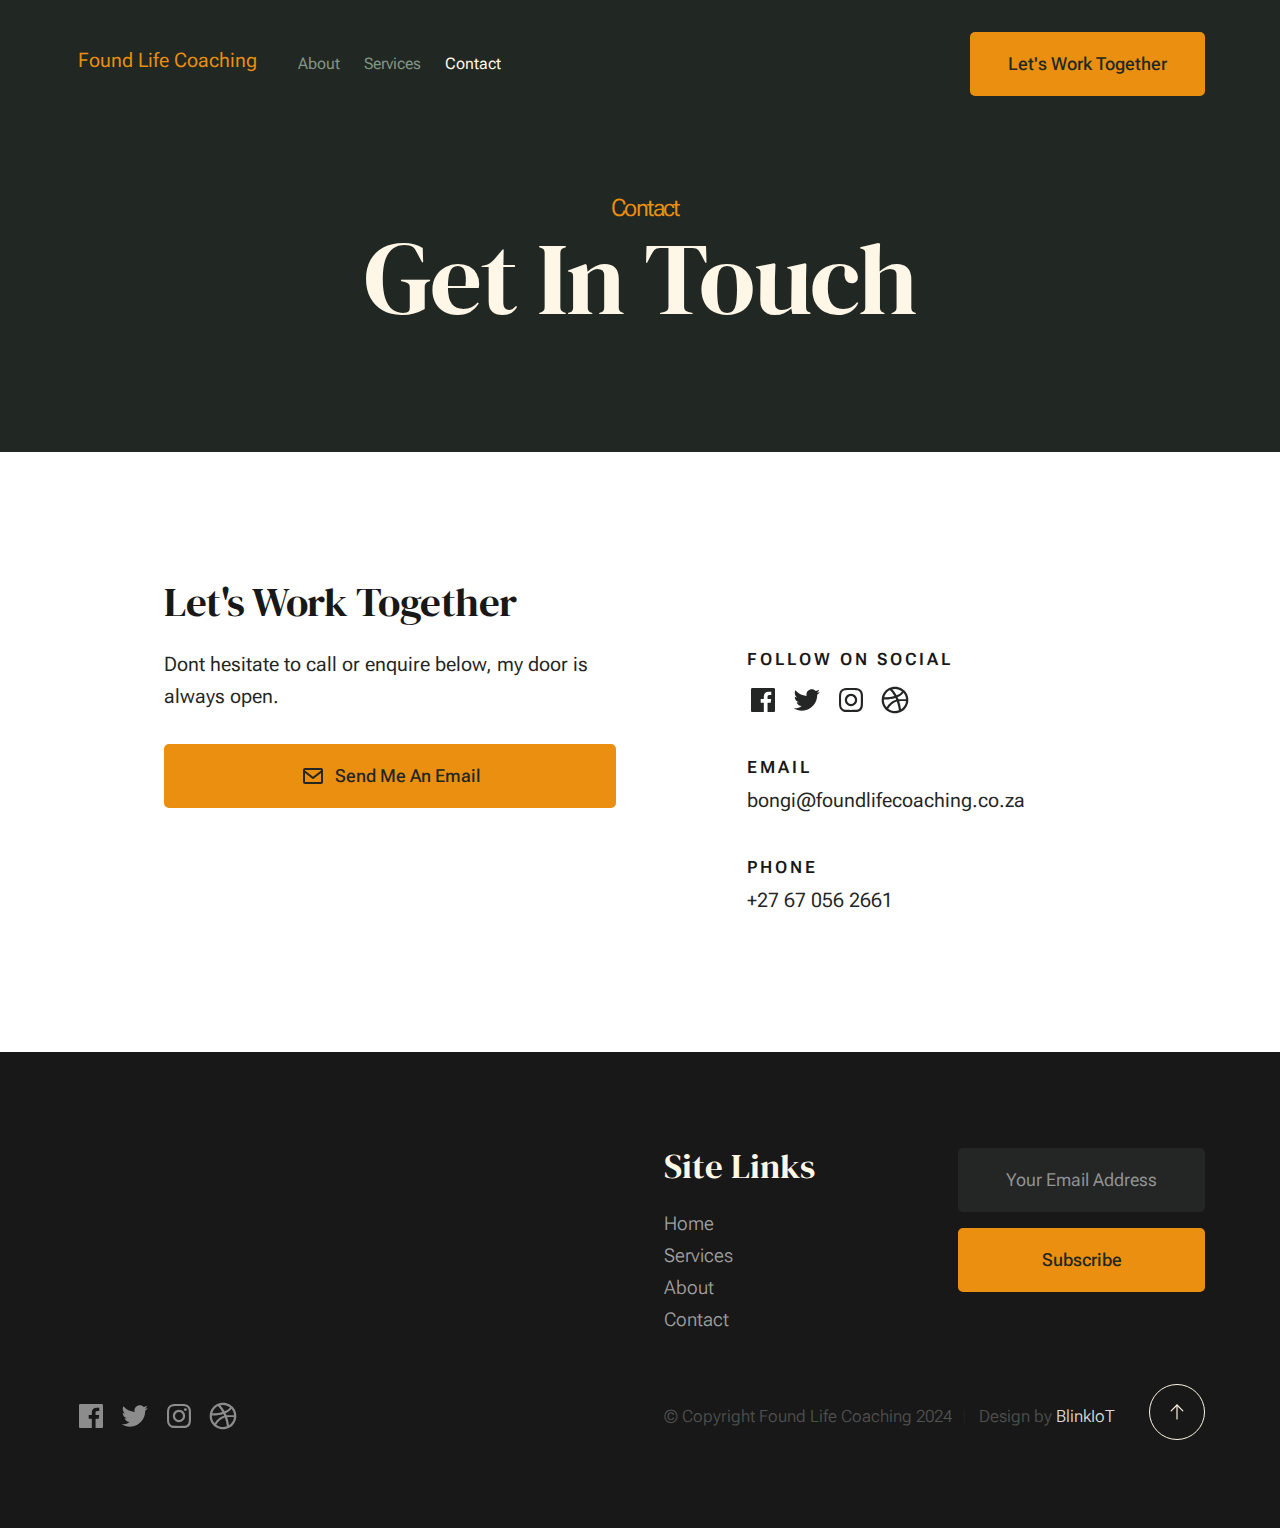
<file: contact.html>
<!DOCTYPE html>
<html lang="en" class="no-js" >
<head>

    <!--- basic page needs
    ================================================== -->
    <meta charset="utf-8">
    <meta name="viewport" content="width=device-width, initial-scale=1">
    <title>Contact - Found Life Coaching</title>

    <script>
        document.documentElement.classList.remove('no-js');
        document.documentElement.classList.add('js');
    </script>

    <!-- CSS
    ================================================== -->
    <link rel="stylesheet" href="css/vendor.css">
    <link rel="stylesheet" href="css/styles.css">

    <!-- favicons
    ================================================== -->
    <link rel="apple-touch-icon" sizes="180x180" href="apple-touch-icon.png">
    <link rel="icon" type="image/png" sizes="32x32" href="favicon-32x32.png">
    <link rel="icon" type="image/png" sizes="16x16" href="favicon-16x16.png">
    <link rel="manifest" href="site.webmanifest">

</head>


<body id="top">


    <!-- preloader
    ================================================== -->
    <div id="preloader">
        <div id="loader" class="dots-fade">
            <div></div>
            <div></div>
            <div></div>
        </div>
    </div>


    <!-- page wrap
    ================================================== -->
    <div id="page" class="s-pagewrap">


        <!-- # site header 
        ================================================== -->
        <header class="s-header">
            <div class="row s-header__inner width-sixteen-col">

                <div class="s-header__block">
                    <div class="s-header__logo">
                        <a class="logo" href="index.html">
                            Found Life Coaching
                        </a>
                    </div>

                    <a class="s-header__menu-toggle" href="#0"><span>Menu</span></a>
                </div> <!-- end s-header__block -->

                <nav class="s-header__nav">
    
                    <ul class="s-header__menu-links">
                        <li><a href="about.html">About</a></li>
                        <li><a href="services.html">Services</a></li>
                        <li class="current"><a href="contact.html">Contact</a></li>
                    </ul> <!-- s-header__menu-links -->

                    <div class="s-header__contact">
                        <a href="contact.html" class="btn btn--primary s-header__contact-btn">Let's Work Together</a>                        
                    </div> <!-- s-header__contact -->
    
                </nav> <!-- end s-header__nav -->

            </div> <!-- end s-header__inner -->
        </header> <!-- end s-header -->


        <!-- # site main content
        ================================================== -->
        <section id="content" class="s-content">

               <section class="s-pageheader pageheader">
                    <div class="row">
                        <div class="column xl-12">
                            <h1 class="page-title">
                                <span class="page-title__small-type text-pretitle">Contact</span>
                                Get In Touch
                            </h1>                            
                        </div>
                    </div>
               </section> <!--pageheader -->  

               <section class="s-pagecontent pagecontent">

                   

                    <div class="row width-narrower pagemain">
                        <div class="column xl-12">
                            <h2>Let's Work Together</h2>

                            <div class="row">
                                <div class="column xl-6 md-12 contact-cta">     
                                    <p>
                                    Dont hesitate to call or enquire below, my door is always open.
                                    </p>
        
                                    <a href="mailto:bongi@foundlifecoaching.co.za" class="btn btn--primary u-fullwidth contact-btn">
                                        <svg xmlns="http://www.w3.org/2000/svg" width="24" height="24" viewBox="0 0 24 24" style="fill: rgba(0, 0, 0, 1);transform: ;msFilter:;"><path d="M20 4H4c-1.103 0-2 .897-2 2v12c0 1.103.897 2 2 2h16c1.103 0 2-.897 2-2V6c0-1.103-.897-2-2-2zm0 2v.511l-8 6.223-8-6.222V6h16zM4 18V9.044l7.386 5.745a.994.994 0 0 0 1.228 0L20 9.044 20.002 18H4z"></path></svg>
                                        Send Me An Email
                                    </a>
                                </div> 
                                <div class="column xl-5 md-12 u-flexitem-x-right">

                                    <div class="contact-block">
                                        <h6>Follow On Social</h6>
                                        <ul class="contact-social social-list">
                                            <li>
                                                <a href="#0">
                                                    <svg xmlns="http://www.w3.org/2000/svg" width="24" height="24" viewBox="0 0 24 24" style="fill:rgba(0, 0, 0, 1);transform:;-ms-filter:"><path d="M20,3H4C3.447,3,3,3.448,3,4v16c0,0.552,0.447,1,1,1h8.615v-6.96h-2.338v-2.725h2.338v-2c0-2.325,1.42-3.592,3.5-3.592 c0.699-0.002,1.399,0.034,2.095,0.107v2.42h-1.435c-1.128,0-1.348,0.538-1.348,1.325v1.735h2.697l-0.35,2.725h-2.348V21H20 c0.553,0,1-0.448,1-1V4C21,3.448,20.553,3,20,3z"></path></svg>
                                                    <span class="u-screen-reader-text">Facebook</span>
                                                </a>
                                            </li>
                                            <li>
                                                <a href="#0">
                                                    <svg xmlns="http://www.w3.org/2000/svg" width="24" height="24" viewBox="0 0 24 24" style="fill:rgba(0, 0, 0, 1);transform:;-ms-filter:"><path d="M19.633,7.997c0.013,0.175,0.013,0.349,0.013,0.523c0,5.325-4.053,11.461-11.46,11.461c-2.282,0-4.402-0.661-6.186-1.809 c0.324,0.037,0.636,0.05,0.973,0.05c1.883,0,3.616-0.636,5.001-1.721c-1.771-0.037-3.255-1.197-3.767-2.793 c0.249,0.037,0.499,0.062,0.761,0.062c0.361,0,0.724-0.05,1.061-0.137c-1.847-0.374-3.23-1.995-3.23-3.953v-0.05 c0.537,0.299,1.16,0.486,1.82,0.511C3.534,9.419,2.823,8.184,2.823,6.787c0-0.748,0.199-1.434,0.548-2.032 c1.983,2.443,4.964,4.04,8.306,4.215c-0.062-0.3-0.1-0.611-0.1-0.923c0-2.22,1.796-4.028,4.028-4.028 c1.16,0,2.207,0.486,2.943,1.272c0.91-0.175,1.782-0.512,2.556-0.973c-0.299,0.935-0.936,1.721-1.771,2.22 c0.811-0.088,1.597-0.312,2.319-0.624C21.104,6.712,20.419,7.423,19.633,7.997z"></path></svg>
                                                    <span class="u-screen-reader-text">Twitter</span>
                                                </a>
                                            </li>
                                            <li>
                                                <a href="#0">
                                                    <svg xmlns="http://www.w3.org/2000/svg" width="24" height="24" viewBox="0 0 24 24" style="fill:rgba(0, 0, 0, 1);transform:;-ms-filter:"><path d="M11.999,7.377c-2.554,0-4.623,2.07-4.623,4.623c0,2.554,2.069,4.624,4.623,4.624c2.552,0,4.623-2.07,4.623-4.624 C16.622,9.447,14.551,7.377,11.999,7.377L11.999,7.377z M11.999,15.004c-1.659,0-3.004-1.345-3.004-3.003 c0-1.659,1.345-3.003,3.004-3.003s3.002,1.344,3.002,3.003C15.001,13.659,13.658,15.004,11.999,15.004L11.999,15.004z"></path><circle cx="16.806" cy="7.207" r="1.078"></circle><path d="M20.533,6.111c-0.469-1.209-1.424-2.165-2.633-2.632c-0.699-0.263-1.438-0.404-2.186-0.42 c-0.963-0.042-1.268-0.054-3.71-0.054s-2.755,0-3.71,0.054C7.548,3.074,6.809,3.215,6.11,3.479C4.9,3.946,3.945,4.902,3.477,6.111 c-0.263,0.7-0.404,1.438-0.419,2.186c-0.043,0.962-0.056,1.267-0.056,3.71c0,2.442,0,2.753,0.056,3.71 c0.015,0.748,0.156,1.486,0.419,2.187c0.469,1.208,1.424,2.164,2.634,2.632c0.696,0.272,1.435,0.426,2.185,0.45 c0.963,0.042,1.268,0.055,3.71,0.055s2.755,0,3.71-0.055c0.747-0.015,1.486-0.157,2.186-0.419c1.209-0.469,2.164-1.424,2.633-2.633 c0.263-0.7,0.404-1.438,0.419-2.186c0.043-0.962,0.056-1.267,0.056-3.71s0-2.753-0.056-3.71C20.941,7.57,20.801,6.819,20.533,6.111z M19.315,15.643c-0.007,0.576-0.111,1.147-0.311,1.688c-0.305,0.787-0.926,1.409-1.712,1.711c-0.535,0.199-1.099,0.303-1.67,0.311 c-0.95,0.044-1.218,0.055-3.654,0.055c-2.438,0-2.687,0-3.655-0.055c-0.569-0.007-1.135-0.112-1.669-0.311 c-0.789-0.301-1.414-0.923-1.719-1.711c-0.196-0.534-0.302-1.099-0.311-1.669c-0.043-0.95-0.053-1.218-0.053-3.654 c0-2.437,0-2.686,0.053-3.655c0.007-0.576,0.111-1.146,0.311-1.687c0.305-0.789,0.93-1.41,1.719-1.712 c0.534-0.198,1.1-0.303,1.669-0.311c0.951-0.043,1.218-0.055,3.655-0.055c2.437,0,2.687,0,3.654,0.055 c0.571,0.007,1.135,0.112,1.67,0.311c0.786,0.303,1.407,0.925,1.712,1.712c0.196,0.534,0.302,1.099,0.311,1.669 c0.043,0.951,0.054,1.218,0.054,3.655c0,2.436,0,2.698-0.043,3.654H19.315z"></path></svg>
                                                    <span class="u-screen-reader-text">Instagram</span>
                                                </a>
                                            </li>
                                            <li>
                                                <a href="#0">
                                                    <svg xmlns="http://www.w3.org/2000/svg" width="24" height="24" viewBox="0 0 24 24" style="fill: rgba(0, 0, 0, 1);transform: ;msFilter:;"><path d="M20.66 6.98a9.932 9.932 0 0 0-3.641-3.64C15.486 2.447 13.813 2 12 2s-3.486.447-5.02 1.34c-1.533.893-2.747 2.107-3.64 3.64S2 10.187 2 12s.446 3.487 1.34 5.02a9.924 9.924 0 0 0 3.641 3.64C8.514 21.553 10.187 22 12 22s3.486-.447 5.02-1.34a9.932 9.932 0 0 0 3.641-3.64C21.554 15.487 22 13.813 22 12s-.446-3.487-1.34-5.02zM12 3.66c2 0 3.772.64 5.32 1.919-.92 1.174-2.286 2.14-4.1 2.9-1.002-1.813-2.088-3.327-3.261-4.54A7.715 7.715 0 0 1 12 3.66zM5.51 6.8a8.116 8.116 0 0 1 2.711-2.22c1.212 1.201 2.325 2.7 3.34 4.5-2 .6-4.114.9-6.341.9-.573 0-1.006-.013-1.3-.04A8.549 8.549 0 0 1 5.51 6.8zM3.66 12c0-.054.003-.12.01-.2.007-.08.01-.146.01-.2.254.014.641.02 1.161.02 2.666 0 5.146-.367 7.439-1.1.187.373.381.793.58 1.26-1.32.293-2.674 1.006-4.061 2.14S6.4 16.247 5.76 17.5c-1.4-1.587-2.1-3.42-2.1-5.5zM12 20.34c-1.894 0-3.594-.587-5.101-1.759.601-1.187 1.524-2.322 2.771-3.401 1.246-1.08 2.483-1.753 3.71-2.02a29.441 29.441 0 0 1 1.56 6.62 8.166 8.166 0 0 1-2.94.56zm7.08-3.96a8.351 8.351 0 0 1-2.58 2.621c-.24-2.08-.7-4.107-1.379-6.081.932-.066 1.765-.1 2.5-.1.799 0 1.686.034 2.659.1a8.098 8.098 0 0 1-1.2 3.46zm-1.24-5c-1.16 0-2.233.047-3.22.14a27.053 27.053 0 0 0-.68-1.62c2.066-.906 3.532-2.006 4.399-3.3 1.2 1.414 1.854 3.027 1.96 4.84-.812-.04-1.632-.06-2.459-.06z"></path></svg>
                                                    <span class="u-screen-reader-text">Dribbble</span>
                                                </a>
                                            </li>
                                        </ul> <!-- end s-footer__social -->
                                    </div>

                                    <div class="contact-block">
                                        <h6>Email</h6>
                                        <a href="mailto:bongi@foundlifecoaching.co.za">bongi@foundlifecoaching.co.za</a>
                                    </div>

                                    <div class="contact-block">
                                        <h6>Phone</h6>
                                        <ul class="contact-list">
                                            <li><a href="tel:+27670562661">+27 67 056 2661</a></li>
                                        </ul>
                                    </div>

                                </div>
                            </div>
                        </div>                        
                    </div> <!-- end pagemain -->

               </section> <!-- pagecontent -->

        </section> <!-- s-content-->

        <!-- # footer 
        ================================================== -->
        <footer class="s-footer">
            <div class="row s-footer__content">
                <div class="column xl-6 lg-6 md-12 s-footer__block s-footer__about">                    
                              
                </div>                
                <div class="column xl-3 lg-6 md-12 s-footer__block s-footer__site-links">
                    <h3>Site Links</h3>
                    <ul class="link-list">
                        <li><a href="index.html">Home</a></li>
                        <li><a href="services.html">Services</a></li>
                        <li><a href="about.html">About</a></li>
                        <li><a href="contact.html">Contact</a></li>
                    </ul>
                </div>
                <div class="column xl-3 lg-6 md-12 tab-12 s-footer__block s-footer__newsletter">


                    <div class="subscribe-form">
                        <form id="mc-form" class="mc-form">
                            <input type="email" name="EMAIL" id="mce-EMAIL" class="u-fullwidth text-center" placeholder="Your Email Address" title="The domain portion of the email address is invalid (the portion after the @)." pattern="^([^\x00-\x20\x22\x28\x29\x2c\x2e\x3a-\x3c\x3e\x40\x5b-\x5d\x7f-\xff]+|\x22([^\x0d\x22\x5c\x80-\xff]|\x5c[\x00-\x7f])*\x22)(\x2e([^\x00-\x20\x22\x28\x29\x2c\x2e\x3a-\x3c\x3e\x40\x5b-\x5d\x7f-\xff]+|\x22([^\x0d\x22\x5c\x80-\xff]|\x5c[\x00-\x7f])*\x22))*\x40([^\x00-\x20\x22\x28\x29\x2c\x2e\x3a-\x3c\x3e\x40\x5b-\x5d\x7f-\xff]+|\x5b([^\x0d\x5b-\x5d\x80-\xff]|\x5c[\x00-\x7f])*\x5d)(\x2e([^\x00-\x20\x22\x28\x29\x2c\x2e\x3a-\x3c\x3e\x40\x5b-\x5d\x7f-\xff]+|\x5b([^\x0d\x5b-\x5d\x80-\xff]|\x5c[\x00-\x7f])*\x5d))*(\.\w{2,})+$" required>
                            <input type="submit" name="subscribe" value="Subscribe" class="btn btn--primary btn--small u-fullwidth">
                            <!-- <div style="position: absolute; left: -5000px;" aria-hidden="true"><input type="text" name="b_cdb7b577e41181934ed6a6a44_9a91cfe7b3" tabindex="-1" value=""></div> -->
                            <div class="mc-status"></div>
                        </form>
                    </div>
                </div>
            </div>    
            
            <div class="row s-footer__bottom">
                <div class="column xl-6 lg-12">
                    <ul class="s-footer__social social-list">
                        <li>
                            <a href="#0">
                                <svg xmlns="http://www.w3.org/2000/svg" width="24" height="24" viewBox="0 0 24 24" style="fill:rgba(0, 0, 0, 1);transform:;-ms-filter:"><path d="M20,3H4C3.447,3,3,3.448,3,4v16c0,0.552,0.447,1,1,1h8.615v-6.96h-2.338v-2.725h2.338v-2c0-2.325,1.42-3.592,3.5-3.592 c0.699-0.002,1.399,0.034,2.095,0.107v2.42h-1.435c-1.128,0-1.348,0.538-1.348,1.325v1.735h2.697l-0.35,2.725h-2.348V21H20 c0.553,0,1-0.448,1-1V4C21,3.448,20.553,3,20,3z"></path></svg>
                                <span class="u-screen-reader-text">Facebook</span>
                            </a>
                        </li>
                        <li>
                            <a href="#0">
                                <svg xmlns="http://www.w3.org/2000/svg" width="24" height="24" viewBox="0 0 24 24" style="fill:rgba(0, 0, 0, 1);transform:;-ms-filter:"><path d="M19.633,7.997c0.013,0.175,0.013,0.349,0.013,0.523c0,5.325-4.053,11.461-11.46,11.461c-2.282,0-4.402-0.661-6.186-1.809 c0.324,0.037,0.636,0.05,0.973,0.05c1.883,0,3.616-0.636,5.001-1.721c-1.771-0.037-3.255-1.197-3.767-2.793 c0.249,0.037,0.499,0.062,0.761,0.062c0.361,0,0.724-0.05,1.061-0.137c-1.847-0.374-3.23-1.995-3.23-3.953v-0.05 c0.537,0.299,1.16,0.486,1.82,0.511C3.534,9.419,2.823,8.184,2.823,6.787c0-0.748,0.199-1.434,0.548-2.032 c1.983,2.443,4.964,4.04,8.306,4.215c-0.062-0.3-0.1-0.611-0.1-0.923c0-2.22,1.796-4.028,4.028-4.028 c1.16,0,2.207,0.486,2.943,1.272c0.91-0.175,1.782-0.512,2.556-0.973c-0.299,0.935-0.936,1.721-1.771,2.22 c0.811-0.088,1.597-0.312,2.319-0.624C21.104,6.712,20.419,7.423,19.633,7.997z"></path></svg>
                                <span class="u-screen-reader-text">Twitter</span>
                            </a>
                        </li>
                        <li>
                            <a href="#0">
                                <svg xmlns="http://www.w3.org/2000/svg" width="24" height="24" viewBox="0 0 24 24" style="fill:rgba(0, 0, 0, 1);transform:;-ms-filter:"><path d="M11.999,7.377c-2.554,0-4.623,2.07-4.623,4.623c0,2.554,2.069,4.624,4.623,4.624c2.552,0,4.623-2.07,4.623-4.624 C16.622,9.447,14.551,7.377,11.999,7.377L11.999,7.377z M11.999,15.004c-1.659,0-3.004-1.345-3.004-3.003 c0-1.659,1.345-3.003,3.004-3.003s3.002,1.344,3.002,3.003C15.001,13.659,13.658,15.004,11.999,15.004L11.999,15.004z"></path><circle cx="16.806" cy="7.207" r="1.078"></circle><path d="M20.533,6.111c-0.469-1.209-1.424-2.165-2.633-2.632c-0.699-0.263-1.438-0.404-2.186-0.42 c-0.963-0.042-1.268-0.054-3.71-0.054s-2.755,0-3.71,0.054C7.548,3.074,6.809,3.215,6.11,3.479C4.9,3.946,3.945,4.902,3.477,6.111 c-0.263,0.7-0.404,1.438-0.419,2.186c-0.043,0.962-0.056,1.267-0.056,3.71c0,2.442,0,2.753,0.056,3.71 c0.015,0.748,0.156,1.486,0.419,2.187c0.469,1.208,1.424,2.164,2.634,2.632c0.696,0.272,1.435,0.426,2.185,0.45 c0.963,0.042,1.268,0.055,3.71,0.055s2.755,0,3.71-0.055c0.747-0.015,1.486-0.157,2.186-0.419c1.209-0.469,2.164-1.424,2.633-2.633 c0.263-0.7,0.404-1.438,0.419-2.186c0.043-0.962,0.056-1.267,0.056-3.71s0-2.753-0.056-3.71C20.941,7.57,20.801,6.819,20.533,6.111z M19.315,15.643c-0.007,0.576-0.111,1.147-0.311,1.688c-0.305,0.787-0.926,1.409-1.712,1.711c-0.535,0.199-1.099,0.303-1.67,0.311 c-0.95,0.044-1.218,0.055-3.654,0.055c-2.438,0-2.687,0-3.655-0.055c-0.569-0.007-1.135-0.112-1.669-0.311 c-0.789-0.301-1.414-0.923-1.719-1.711c-0.196-0.534-0.302-1.099-0.311-1.669c-0.043-0.95-0.053-1.218-0.053-3.654 c0-2.437,0-2.686,0.053-3.655c0.007-0.576,0.111-1.146,0.311-1.687c0.305-0.789,0.93-1.41,1.719-1.712 c0.534-0.198,1.1-0.303,1.669-0.311c0.951-0.043,1.218-0.055,3.655-0.055c2.437,0,2.687,0,3.654,0.055 c0.571,0.007,1.135,0.112,1.67,0.311c0.786,0.303,1.407,0.925,1.712,1.712c0.196,0.534,0.302,1.099,0.311,1.669 c0.043,0.951,0.054,1.218,0.054,3.655c0,2.436,0,2.698-0.043,3.654H19.315z"></path></svg>
                                <span class="u-screen-reader-text">Instagram</span>
                            </a>
                        </li>
                        <li>
                            <a href="#0">
                                <svg xmlns="http://www.w3.org/2000/svg" width="24" height="24" viewBox="0 0 24 24" style="fill: rgba(0, 0, 0, 1);transform: ;msFilter:;"><path d="M20.66 6.98a9.932 9.932 0 0 0-3.641-3.64C15.486 2.447 13.813 2 12 2s-3.486.447-5.02 1.34c-1.533.893-2.747 2.107-3.64 3.64S2 10.187 2 12s.446 3.487 1.34 5.02a9.924 9.924 0 0 0 3.641 3.64C8.514 21.553 10.187 22 12 22s3.486-.447 5.02-1.34a9.932 9.932 0 0 0 3.641-3.64C21.554 15.487 22 13.813 22 12s-.446-3.487-1.34-5.02zM12 3.66c2 0 3.772.64 5.32 1.919-.92 1.174-2.286 2.14-4.1 2.9-1.002-1.813-2.088-3.327-3.261-4.54A7.715 7.715 0 0 1 12 3.66zM5.51 6.8a8.116 8.116 0 0 1 2.711-2.22c1.212 1.201 2.325 2.7 3.34 4.5-2 .6-4.114.9-6.341.9-.573 0-1.006-.013-1.3-.04A8.549 8.549 0 0 1 5.51 6.8zM3.66 12c0-.054.003-.12.01-.2.007-.08.01-.146.01-.2.254.014.641.02 1.161.02 2.666 0 5.146-.367 7.439-1.1.187.373.381.793.58 1.26-1.32.293-2.674 1.006-4.061 2.14S6.4 16.247 5.76 17.5c-1.4-1.587-2.1-3.42-2.1-5.5zM12 20.34c-1.894 0-3.594-.587-5.101-1.759.601-1.187 1.524-2.322 2.771-3.401 1.246-1.08 2.483-1.753 3.71-2.02a29.441 29.441 0 0 1 1.56 6.62 8.166 8.166 0 0 1-2.94.56zm7.08-3.96a8.351 8.351 0 0 1-2.58 2.621c-.24-2.08-.7-4.107-1.379-6.081.932-.066 1.765-.1 2.5-.1.799 0 1.686.034 2.659.1a8.098 8.098 0 0 1-1.2 3.46zm-1.24-5c-1.16 0-2.233.047-3.22.14a27.053 27.053 0 0 0-.68-1.62c2.066-.906 3.532-2.006 4.399-3.3 1.2 1.414 1.854 3.027 1.96 4.84-.812-.04-1.632-.06-2.459-.06z"></path></svg>
                                <span class="u-screen-reader-text">Dribbble</span>
                            </a>
                        </li>
                    </ul> <!-- end s-footer__social -->
                </div>
                <div class="column xl-6 lg-12">
                    <p class="ss-copyright">
                        <span>© Copyright Found Life Coaching 2024</span> 
                        <span>Design by <a href="https://blinkiot.tech/">BlinkIoT</a></span>
                    </p>
                </div>

                <div class="ss-go-top">
                    <a class="smoothscroll" title="Back to Top" href="#top">
                        <svg xmlns="http://www.w3.org/2000/svg" viewBox="0 0 24 24" width="36" height="36" fill="none" stroke="#ffffff" stroke-width="1" stroke-linecap="round" stroke-linejoin="round">&lt;!--!  Atomicons Free 1.00 by @atisalab License - https://atomicons.com/license/ (Icons: CC BY 4.0) Copyright 2021 Atomicons --&gt;<polyline points="17 11 12 6 7 11"></polyline><line x1="12" y1="18" x2="12" y2="6"></line></svg>
                    </a>
                </div> <!-- end ss-go-top -->
            </div>
            
        </footer> <!-- end s-footer -->

    </div> <!-- end page-wrap -->

    <!-- Java Script
    ================================================== -->
    <script src="js/plugins.js"></script>
    <script src="js/main.js"></script>

</body>
</html>
</file>
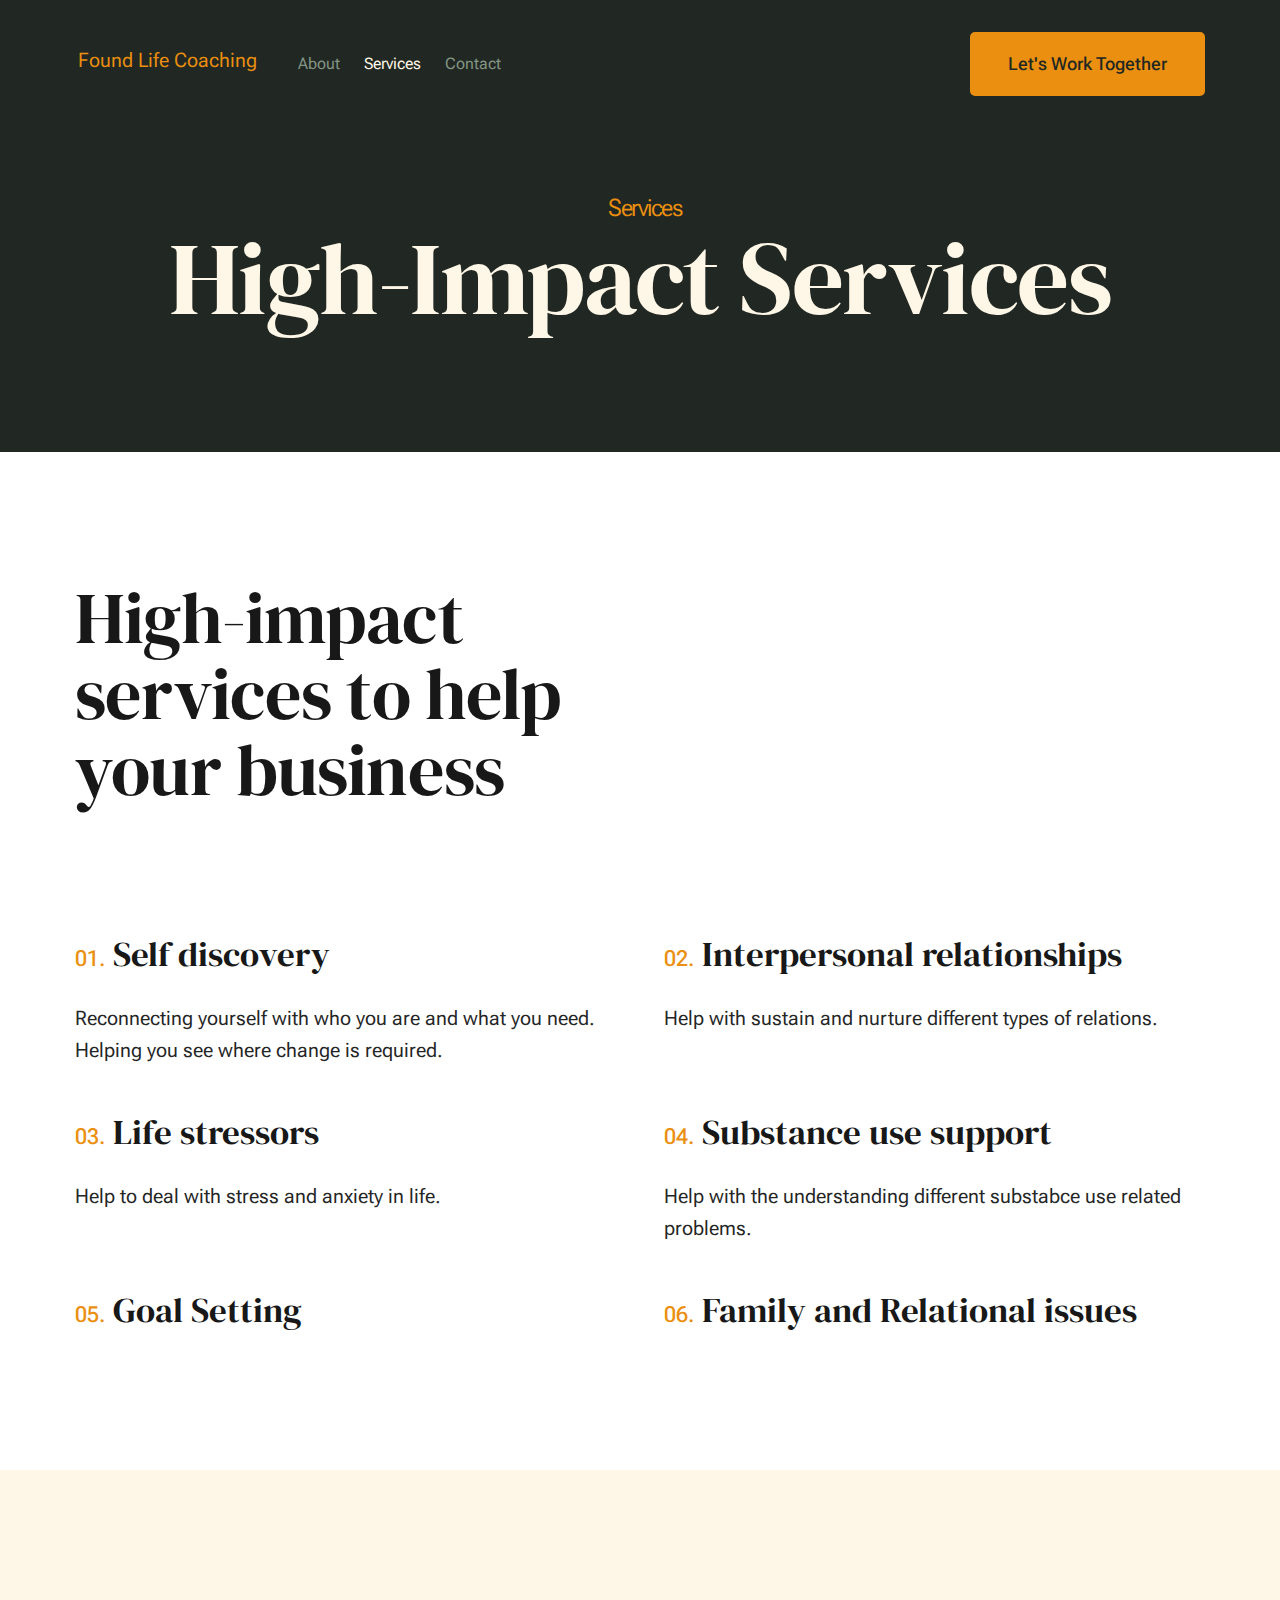
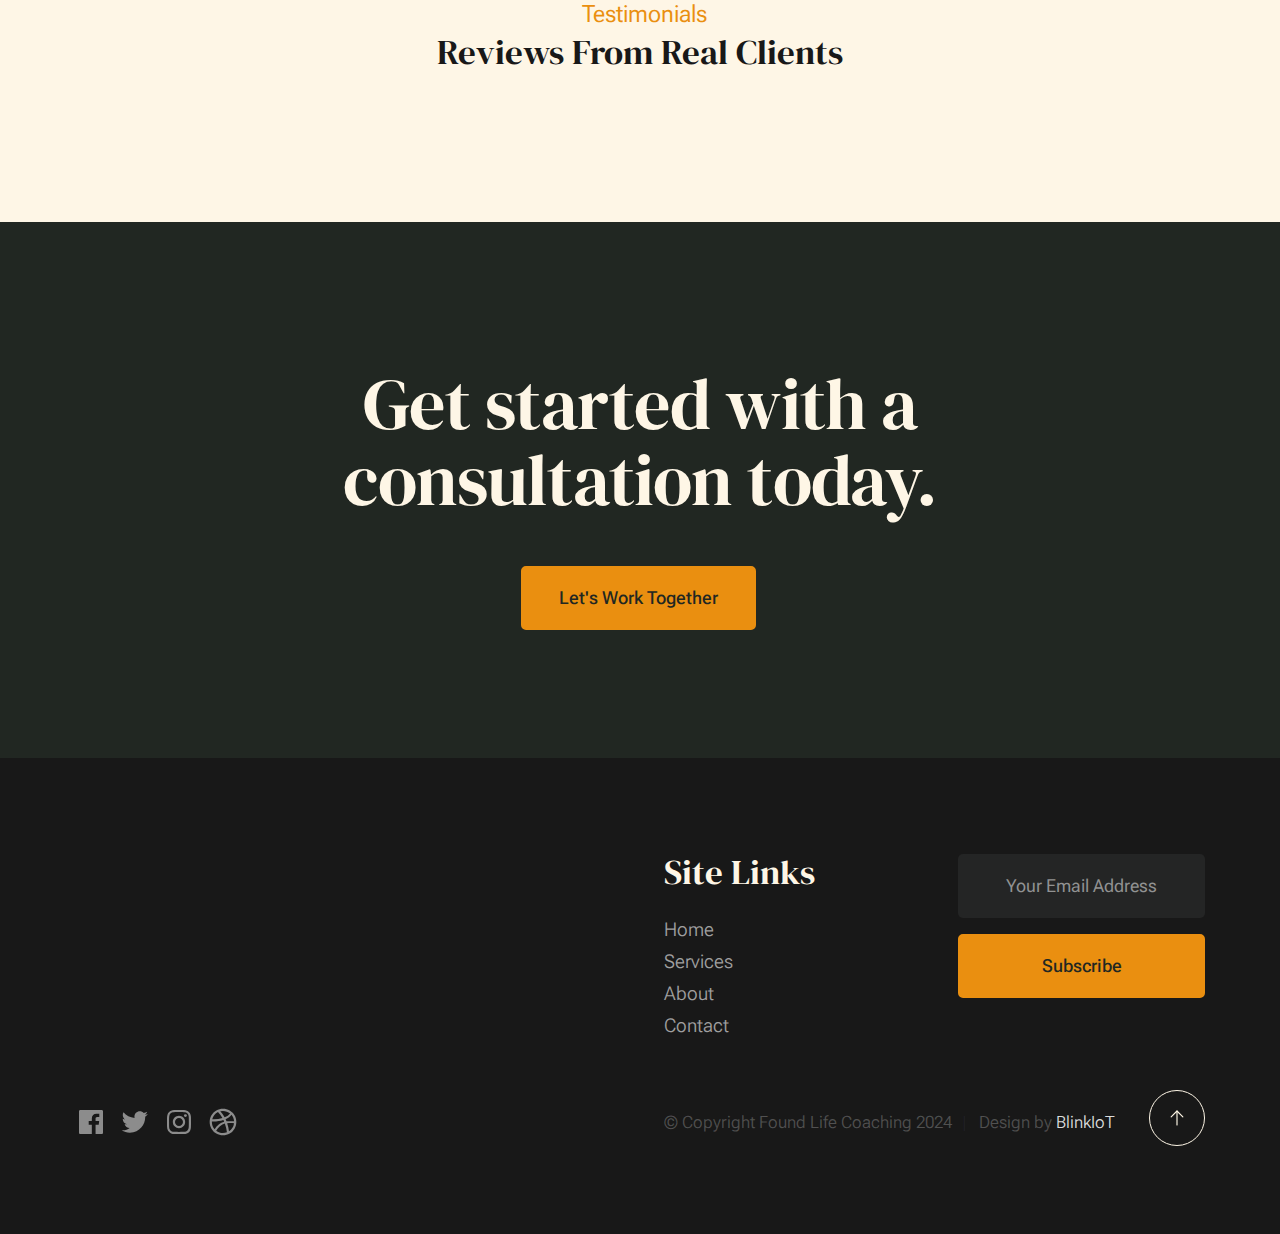
<file: services.html>
<!DOCTYPE html>
<html lang="en" class="no-js" >
<head>

    <!--- basic page needs
    ================================================== -->
    <meta charset="utf-8">
    <meta name="viewport" content="width=device-width, initial-scale=1">
    <title>Services - Found Life Coaching</title>

    <script>
        document.documentElement.classList.remove('no-js');
        document.documentElement.classList.add('js');
    </script>

    <!-- CSS
    ================================================== -->
    <link rel="stylesheet" href="css/vendor.css">
    <link rel="stylesheet" href="css/styles.css">

    <!-- favicons
    ================================================== -->
    <link rel="apple-touch-icon" sizes="180x180" href="apple-touch-icon.png">
    <link rel="icon" type="image/png" sizes="32x32" href="favicon-32x32.png">
    <link rel="icon" type="image/png" sizes="16x16" href="favicon-16x16.png">
    <link rel="manifest" href="site.webmanifest">

</head>


<body id="top">


    <!-- preloader
    ================================================== -->
    <div id="preloader">
        <div id="loader" class="dots-fade">
            <div></div>
            <div></div>
            <div></div>
        </div>
    </div>


    <!-- page wrap
    ================================================== -->
    <div id="page" class="s-pagewrap">

        <!-- # site header 
        ================================================== -->
        <header class="s-header">

            <div class="row s-header__inner width-sixteen-col">

                <div class="s-header__block">
                    <div class="s-header__logo">
                        <a class="logo" href="index.html">
                            Found Life Coaching
                        </a>
                    </div>

                    <a class="s-header__menu-toggle" href="#0"><span>Menu</span></a>
                </div> <!-- end s-header__block -->

                <nav class="s-header__nav">
    
                    <ul class="s-header__menu-links">
                        <li><a href="about.html">About</a></li>
                        <li class="current"><a href="services.html">Services</a></li>
                        <li><a href="contact.html">Contact</a></li>
                    </ul> <!-- s-header__menu-links -->

                    <div class="s-header__contact">
                        <a href="contact.html" class="btn btn--primary s-header__contact-btn">Let's Work Together</a>                        
                    </div> <!-- s-header__contact -->
    
                </nav> <!-- end s-header__nav -->

            </div> <!-- end s-header__inner -->

        </header> <!-- end s-header -->

        <!-- # site main content
        ================================================== -->
        <section id="content" class="s-content">

               <section class="s-pageheader pageheader">
                    <div class="row">
                        <div class="column xl-12">
                            <h1 class="page-title">
                                <span class="page-title__small-type text-pretitle">Services</span>
                                High-Impact Services
                            </h1>
                            
                        </div>
                    </div>
               </section> <!-- pageheader -->  

               <section class="s-pagecontent pagecontent">

                    <div class="row pageintro">
                        <div class="column xl-6 lg-12">
                            <h2 class="text-display-title">High-impact services to help your business</h2>
                        </div>
                        <div class="column xl-6 lg-12 u-flexitem-x-right">
                            <p class="lead">
                            </p>
                        </div>                       
                    </div>  <!-- pageintro -->       

                    <div class="row">
                        <div class="column xl-12 grid-block">             
                            
                            <div class="grid-full grid-list-items list-items show-ctr">
                                
                                <div class="grid-list-items__item list-items__item">
                                    <div class="list-items__item-header">
                                        <h3 class="list-items__item-title">Self discovery</h3>
                                    </div>
                                    <div class="list-items__item-text">
                                        <p>
                                            Reconnecting yourself with who you are and what you need.
                                            Helping you see where change is required.
                                        </p>

          
                                    </div>
                                </div> <!-- end list-items__item -->
                                <div class="grid-list-items__item list-items__item">
                                    <div class="list-items__item-header">
                                        <h3 class="list-items__item-title">Interpersonal relationships</h3>
                                    </div>
                                    <div class="list-items__item-text">
                                        <p>
                                            Help with sustain and nurture different types of relations.
                                        </p>

                    
                                    </div>
                                </div> <!-- end list-items__item -->
                                <div class="grid-list-items__item list-items__item">
                                    <div class="list-items__item-header">
                                        <h3 class="list-items__item-title">Life stressors</h3>
                                    </div>
                                    <div class="list-items__item-text">
                                        <p>
                                            Help to deal with stress and anxiety in life.
                                        </p>
                                    </div>
                                </div> <!-- end list-items__item -->
                                <div class="grid-list-items__item list-items__item">
                                    <div class="list-items__item-header">
                                        <h3 class="list-items__item-title">Substance use support</h3>
                                    </div>
                                    <div class="list-items__item-text">
                                        <p>
                                            Help with the understanding  different substabce use related problems.
                                        </p>

                            
                                    </div>
                                </div> <!-- end list-items__item -->
                                <div class="grid-list-items__item list-items__item">
                                    <div class="list-items__item-header">
                                        <h3 class="list-items__item-title">Goal Setting</h3>
                                    </div>
                                    <div class="list-items__item-text">
         
                   
                                    </div>
                                </div> <!-- end list-items__item -->
                                <div class="grid-list-items__item list-items__item">
                                    <div class="list-items__item-header">
                                        <h3 class="list-items__item-title">Family and Relational issues</h3>
                                    </div>
                                    <div class="list-items__item-text">
                                     
                                    </div>
                                </div> <!-- end list-items__item -->                              
    
                            </div> <!-- grid-list-items -->                           

                        </div> <!-- end grid-block-->
                    </div> <!-- end row -->

               </section> <!-- pagecontent -->

               <section class="s-testimonials">

                    <div class="s-testimonials__header row row-x-center text-center">
                        <div class="column xl-8 lg-12">
        
                            <p class="text-pretitle">
                            Testimonials
                            </p>
                            <h3>
                            Reviews From Real Clients
                            </h3>                        
        
                        </div>
                    </div> <!--end s-testimonials__header -->

                   

               </section> <!-- end s-testimonials -->

        </section> <!-- s-content-->

        <!-- # cta
        ================================================== -->
        <section id="cta" class="s-cta">

            <div class="row row-x-center text-center">
                <div class="column xl-8 lg-12">

                    <div class="s-cta__content">
                        <h2 class="text-display-title">
                        Get started with a consultation today.
                        </h2>
                        <p class="lead">
                        </p>
                        <a href="contact.html" class="btn btn--primary">Let's Work Together</a>
                    </div>

                </div>
            </div>

        </section> <!-- end s-cta -->


        <!-- # footer 
        ================================================== -->
        <footer class="s-footer">
            <div class="row s-footer__content">
                <div class="column xl-6 lg-6 md-12 s-footer__block s-footer__about">                    
              
                </div>                
                <div class="column xl-3 lg-6 md-12 s-footer__block s-footer__site-links">
                    <h3>Site Links</h3>
                    <ul class="link-list">
                        <li><a href="index.html">Home</a></li>
                        <li><a href="services.html">Services</a></li>
                        <li><a href="about.html">About</a></li>
                        <li><a href="contact.html">Contact</a></li>
                    </ul>
                </div>
                <div class="column xl-3 lg-6 md-12 tab-12 s-footer__block s-footer__newsletter">
                   

                    <div class="subscribe-form">
                        <form id="mc-form" class="mc-form">
                            <input type="email" name="EMAIL" id="mce-EMAIL" class="u-fullwidth text-center" placeholder="Your Email Address" title="The domain portion of the email address is invalid (the portion after the @)." pattern="^([^\x00-\x20\x22\x28\x29\x2c\x2e\x3a-\x3c\x3e\x40\x5b-\x5d\x7f-\xff]+|\x22([^\x0d\x22\x5c\x80-\xff]|\x5c[\x00-\x7f])*\x22)(\x2e([^\x00-\x20\x22\x28\x29\x2c\x2e\x3a-\x3c\x3e\x40\x5b-\x5d\x7f-\xff]+|\x22([^\x0d\x22\x5c\x80-\xff]|\x5c[\x00-\x7f])*\x22))*\x40([^\x00-\x20\x22\x28\x29\x2c\x2e\x3a-\x3c\x3e\x40\x5b-\x5d\x7f-\xff]+|\x5b([^\x0d\x5b-\x5d\x80-\xff]|\x5c[\x00-\x7f])*\x5d)(\x2e([^\x00-\x20\x22\x28\x29\x2c\x2e\x3a-\x3c\x3e\x40\x5b-\x5d\x7f-\xff]+|\x5b([^\x0d\x5b-\x5d\x80-\xff]|\x5c[\x00-\x7f])*\x5d))*(\.\w{2,})+$" required>
                            <input type="submit" name="subscribe" value="Subscribe" class="btn btn--primary btn--small u-fullwidth">
                            <!-- <div style="position: absolute; left: -5000px;" aria-hidden="true"><input type="text" name="b_cdb7b577e41181934ed6a6a44_9a91cfe7b3" tabindex="-1" value=""></div> -->
                            <div class="mc-status"></div>
                        </form>
                    </div>
                </div>
            </div>    
            
            <div class="row s-footer__bottom">
                <div class="column xl-6 lg-12">
                    <ul class="s-footer__social social-list">
                        <li>
                            <a href="#0">
                                <svg xmlns="http://www.w3.org/2000/svg" width="24" height="24" viewBox="0 0 24 24" style="fill:rgba(0, 0, 0, 1);transform:;-ms-filter:"><path d="M20,3H4C3.447,3,3,3.448,3,4v16c0,0.552,0.447,1,1,1h8.615v-6.96h-2.338v-2.725h2.338v-2c0-2.325,1.42-3.592,3.5-3.592 c0.699-0.002,1.399,0.034,2.095,0.107v2.42h-1.435c-1.128,0-1.348,0.538-1.348,1.325v1.735h2.697l-0.35,2.725h-2.348V21H20 c0.553,0,1-0.448,1-1V4C21,3.448,20.553,3,20,3z"></path></svg>
                                <span class="u-screen-reader-text">Facebook</span>
                            </a>
                        </li>
                        <li>
                            <a href="#0">
                                <svg xmlns="http://www.w3.org/2000/svg" width="24" height="24" viewBox="0 0 24 24" style="fill:rgba(0, 0, 0, 1);transform:;-ms-filter:"><path d="M19.633,7.997c0.013,0.175,0.013,0.349,0.013,0.523c0,5.325-4.053,11.461-11.46,11.461c-2.282,0-4.402-0.661-6.186-1.809 c0.324,0.037,0.636,0.05,0.973,0.05c1.883,0,3.616-0.636,5.001-1.721c-1.771-0.037-3.255-1.197-3.767-2.793 c0.249,0.037,0.499,0.062,0.761,0.062c0.361,0,0.724-0.05,1.061-0.137c-1.847-0.374-3.23-1.995-3.23-3.953v-0.05 c0.537,0.299,1.16,0.486,1.82,0.511C3.534,9.419,2.823,8.184,2.823,6.787c0-0.748,0.199-1.434,0.548-2.032 c1.983,2.443,4.964,4.04,8.306,4.215c-0.062-0.3-0.1-0.611-0.1-0.923c0-2.22,1.796-4.028,4.028-4.028 c1.16,0,2.207,0.486,2.943,1.272c0.91-0.175,1.782-0.512,2.556-0.973c-0.299,0.935-0.936,1.721-1.771,2.22 c0.811-0.088,1.597-0.312,2.319-0.624C21.104,6.712,20.419,7.423,19.633,7.997z"></path></svg>
                                <span class="u-screen-reader-text">Twitter</span>
                            </a>
                        </li>
                        <li>
                            <a href="#0">
                                <svg xmlns="http://www.w3.org/2000/svg" width="24" height="24" viewBox="0 0 24 24" style="fill:rgba(0, 0, 0, 1);transform:;-ms-filter:"><path d="M11.999,7.377c-2.554,0-4.623,2.07-4.623,4.623c0,2.554,2.069,4.624,4.623,4.624c2.552,0,4.623-2.07,4.623-4.624 C16.622,9.447,14.551,7.377,11.999,7.377L11.999,7.377z M11.999,15.004c-1.659,0-3.004-1.345-3.004-3.003 c0-1.659,1.345-3.003,3.004-3.003s3.002,1.344,3.002,3.003C15.001,13.659,13.658,15.004,11.999,15.004L11.999,15.004z"></path><circle cx="16.806" cy="7.207" r="1.078"></circle><path d="M20.533,6.111c-0.469-1.209-1.424-2.165-2.633-2.632c-0.699-0.263-1.438-0.404-2.186-0.42 c-0.963-0.042-1.268-0.054-3.71-0.054s-2.755,0-3.71,0.054C7.548,3.074,6.809,3.215,6.11,3.479C4.9,3.946,3.945,4.902,3.477,6.111 c-0.263,0.7-0.404,1.438-0.419,2.186c-0.043,0.962-0.056,1.267-0.056,3.71c0,2.442,0,2.753,0.056,3.71 c0.015,0.748,0.156,1.486,0.419,2.187c0.469,1.208,1.424,2.164,2.634,2.632c0.696,0.272,1.435,0.426,2.185,0.45 c0.963,0.042,1.268,0.055,3.71,0.055s2.755,0,3.71-0.055c0.747-0.015,1.486-0.157,2.186-0.419c1.209-0.469,2.164-1.424,2.633-2.633 c0.263-0.7,0.404-1.438,0.419-2.186c0.043-0.962,0.056-1.267,0.056-3.71s0-2.753-0.056-3.71C20.941,7.57,20.801,6.819,20.533,6.111z M19.315,15.643c-0.007,0.576-0.111,1.147-0.311,1.688c-0.305,0.787-0.926,1.409-1.712,1.711c-0.535,0.199-1.099,0.303-1.67,0.311 c-0.95,0.044-1.218,0.055-3.654,0.055c-2.438,0-2.687,0-3.655-0.055c-0.569-0.007-1.135-0.112-1.669-0.311 c-0.789-0.301-1.414-0.923-1.719-1.711c-0.196-0.534-0.302-1.099-0.311-1.669c-0.043-0.95-0.053-1.218-0.053-3.654 c0-2.437,0-2.686,0.053-3.655c0.007-0.576,0.111-1.146,0.311-1.687c0.305-0.789,0.93-1.41,1.719-1.712 c0.534-0.198,1.1-0.303,1.669-0.311c0.951-0.043,1.218-0.055,3.655-0.055c2.437,0,2.687,0,3.654,0.055 c0.571,0.007,1.135,0.112,1.67,0.311c0.786,0.303,1.407,0.925,1.712,1.712c0.196,0.534,0.302,1.099,0.311,1.669 c0.043,0.951,0.054,1.218,0.054,3.655c0,2.436,0,2.698-0.043,3.654H19.315z"></path></svg>
                                <span class="u-screen-reader-text">Instagram</span>
                            </a>
                        </li>
                        <li>
                            <a href="#0">
                                <svg xmlns="http://www.w3.org/2000/svg" width="24" height="24" viewBox="0 0 24 24" style="fill: rgba(0, 0, 0, 1);transform: ;msFilter:;"><path d="M20.66 6.98a9.932 9.932 0 0 0-3.641-3.64C15.486 2.447 13.813 2 12 2s-3.486.447-5.02 1.34c-1.533.893-2.747 2.107-3.64 3.64S2 10.187 2 12s.446 3.487 1.34 5.02a9.924 9.924 0 0 0 3.641 3.64C8.514 21.553 10.187 22 12 22s3.486-.447 5.02-1.34a9.932 9.932 0 0 0 3.641-3.64C21.554 15.487 22 13.813 22 12s-.446-3.487-1.34-5.02zM12 3.66c2 0 3.772.64 5.32 1.919-.92 1.174-2.286 2.14-4.1 2.9-1.002-1.813-2.088-3.327-3.261-4.54A7.715 7.715 0 0 1 12 3.66zM5.51 6.8a8.116 8.116 0 0 1 2.711-2.22c1.212 1.201 2.325 2.7 3.34 4.5-2 .6-4.114.9-6.341.9-.573 0-1.006-.013-1.3-.04A8.549 8.549 0 0 1 5.51 6.8zM3.66 12c0-.054.003-.12.01-.2.007-.08.01-.146.01-.2.254.014.641.02 1.161.02 2.666 0 5.146-.367 7.439-1.1.187.373.381.793.58 1.26-1.32.293-2.674 1.006-4.061 2.14S6.4 16.247 5.76 17.5c-1.4-1.587-2.1-3.42-2.1-5.5zM12 20.34c-1.894 0-3.594-.587-5.101-1.759.601-1.187 1.524-2.322 2.771-3.401 1.246-1.08 2.483-1.753 3.71-2.02a29.441 29.441 0 0 1 1.56 6.62 8.166 8.166 0 0 1-2.94.56zm7.08-3.96a8.351 8.351 0 0 1-2.58 2.621c-.24-2.08-.7-4.107-1.379-6.081.932-.066 1.765-.1 2.5-.1.799 0 1.686.034 2.659.1a8.098 8.098 0 0 1-1.2 3.46zm-1.24-5c-1.16 0-2.233.047-3.22.14a27.053 27.053 0 0 0-.68-1.62c2.066-.906 3.532-2.006 4.399-3.3 1.2 1.414 1.854 3.027 1.96 4.84-.812-.04-1.632-.06-2.459-.06z"></path></svg>
                                <span class="u-screen-reader-text">Dribbble</span>
                            </a>
                        </li>
                    </ul> <!-- end s-footer__social -->
                </div>
                <div class="column xl-6 lg-12">
                    <p class="ss-copyright">
                        <span>© Copyright Found Life Coaching 2024</span> 
                        <span>Design by <a href="https://blinkiot.tech/">BlinkIoT</a></span>
                    </p>
                </div>

                <div class="ss-go-top">
                    <a class="smoothscroll" title="Back to Top" href="#top">
                        <svg xmlns="http://www.w3.org/2000/svg" viewBox="0 0 24 24" width="36" height="36" fill="none" stroke="#ffffff" stroke-width="1" stroke-linecap="round" stroke-linejoin="round">&lt;!--!  Atomicons Free 1.00 by @atisalab License - https://atomicons.com/license/ (Icons: CC BY 4.0) Copyright 2021 Atomicons --&gt;<polyline points="17 11 12 6 7 11"></polyline><line x1="12" y1="18" x2="12" y2="6"></line></svg>
                    </a>
                </div> <!-- end ss-go-top -->
            </div>
            
        </footer> <!-- end s-footer -->

    </div> <!-- end page-wrap -->

    <!-- Java Script
    ================================================== -->
    <script src="js/plugins.js"></script>
    <script src="js/main.js"></script>

</body>
</html>
</file>
<file: css/vendor.css>
/* ===================================================================
 * Monica Third-party Stylesheets
 * Template Ver. 1.0.0
 * 12-13-2022
 * -------------------------------------------------------------------
 *
 * TOC:
 * # PrismJS
 * # Swiper
 *
 * ------------------------------------------------------------------- */


/* ===================================================================
 * # PrismJS 1.20.0
 *   https://prismjs.com/download.html#themes=prism-okaidia&languages=markup+css+clike+javascript+markup-templating+php 
 *   
 *   okaidia theme for JavaScript, CSS and HTML
 *   Loosely based on Monokai textmate theme by http://www.monokai.nl/
 *   @author ocodia
 * ------------------------------------------------------------------- */
code[class*=language-],
pre[class*=language-] {
  color          : #f8f8f2;
  background     : none;
  text-shadow    : 0 1px rgba(0, 0, 0, 0.3);
  font-family    : var(--font-mono);
  font-size      : calc(var(--text-size) * 0.9444);
  text-align     : left;
  white-space    : pre;
  word-spacing   : normal;
  word-break     : normal;
  word-wrap      : normal;
  line-height    : var(--vspace-1);
  -moz-tab-size  : 4;
  -o-tab-size    : 4;
  tab-size       : 4;
  -webkit-hyphens: none;
  -ms-hyphens    : none;
  hyphens        : none;
}

/* Code blocks */
pre[class*=language-] {
  padding : var(--vspace-0_5) 0 var(--vspace-1);
  margin  : var(--vspace-1) 0;
  overflow: auto;
}

:not(pre)>code[class*=language-],
pre[class*=language-] {
  background: #272822;
}

/* Inline code */
:not(pre)>code[class*=language-] {
  padding    : 0.1em;
  white-space: normal;
}

.token.comment,
.token.prolog,
.token.doctype,
.token.cdata {
  color: slategray;
}

.token.punctuation {
  color: #f8f8f2;
}

.token.namespace {
  opacity: 0.7;
}

.token.property,
.token.tag,
.token.constant,
.token.symbol,
.token.deleted {
  color: #f92672;
}

.token.boolean,
.token.number {
  color: #ae81ff;
}

.token.selector,
.token.attr-name,
.token.string,
.token.char,
.token.builtin,
.token.inserted {
  color: #a6e22e;
}

.token.operator,
.token.entity,
.token.url,
.language-css .token.string,
.style .token.string,
.token.variable {
  color: #f8f8f2;
}

.token.atrule,
.token.attr-value,
.token.function,
.token.class-name {
  color: #e6db74;
}

.token.keyword {
  color: #66d9ef;
}

.token.regex,
.token.important {
  color: #fd971f;
}

.token.important,
.token.bold {
  font-weight: bold;
}

.token.italic {
  font-style: italic;
}

.token.entity {
  cursor: help;
}



/* ===================================================================
 * # Swiper 6.4.5
 *   Most modern mobile touch slider and framework with hardware accelerated transitions
 *   https://swiperjs.com
 *
 *   Copyright 2014-2020 Vladimir Kharlampidi
 *
 *   Released under the MIT License
 *
 *   Released on: December 18, 2020
 * ------------------------------------------------------------------- */
@font-face {
  font-family: "swiper-icons";
  src        : url("data:application/font-woff;charset=utf-8;base64, [base64]//wADZ2x5ZgAAAywAAADMAAAD2MHtryVoZWFkAAABbAAAADAAAAA2E2+eoWhoZWEAAAGcAAAAHwAAACQC9gDzaG10eAAAAigAAAAZAAAArgJkABFsb2NhAAAC0AAAAFoAAABaFQAUGG1heHAAAAG8AAAAHwAAACAAcABAbmFtZQAAA/gAAAE5AAACXvFdBwlwb3N0AAAFNAAAAGIAAACE5s74hXjaY2BkYGAAYpf5Hu/j+W2+MnAzMYDAzaX6QjD6/4//Bxj5GA8AuRwMYGkAPywL13jaY2BkYGA88P8Agx4j+/8fQDYfA1AEBWgDAIB2BOoAeNpjYGRgYNBh4GdgYgABEMnIABJzYNADCQAACWgAsQB42mNgYfzCOIGBlYGB0YcxjYGBwR1Kf2WQZGhhYGBiYGVmgAFGBiQQkOaawtDAoMBQxXjg/wEGPcYDDA4wNUA2CCgwsAAAO4EL6gAAeNpj2M0gyAACqxgGNWBkZ2D4/wMA+xkDdgAAAHjaY2BgYGaAYBkGRgYQiAHyGMF8FgYHIM3DwMHABGQrMOgyWDLEM1T9/w8UBfEMgLzE////P/5//f/V/xv+r4eaAAeMbAxwIUYmIMHEgKYAYjUcsDAwsLKxc3BycfPw8jEQA/[base64]/uznmfPFBNODM2K7MTQ45YEAZqGP81AmGGcF3iPqOop0r1SPTaTbVkfUe4HXj97wYE+yNwWYxwWu4v1ugWHgo3S1XdZEVqWM7ET0cfnLGxWfkgR42o2PvWrDMBSFj/IHLaF0zKjRgdiVMwScNRAoWUoH78Y2icB/yIY09An6AH2Bdu/UB+yxopYshQiEvnvu0dURgDt8QeC8PDw7Fpji3fEA4z/PEJ6YOB5hKh4dj3EvXhxPqH/SKUY3rJ7srZ4FZnh1PMAtPhwP6fl2PMJMPDgeQ4rY8YT6Gzao0eAEA409DuggmTnFnOcSCiEiLMgxCiTI6Cq5DZUd3Qmp10vO0LaLTd2cjN4fOumlc7lUYbSQcZFkutRG7g6JKZKy0RmdLY680CDnEJ+UMkpFFe1RN7nxdVpXrC4aTtnaurOnYercZg2YVmLN/d/gczfEimrE/fs/bOuq29Zmn8tloORaXgZgGa78yO9/cnXm2BpaGvq25Dv9S4E9+5SIc9PqupJKhYFSSl47+Qcr1mYNAAAAeNptw0cKwkAAAMDZJA8Q7OUJvkLsPfZ6zFVERPy8qHh2YER+3i/BP83vIBLLySsoKimrqKqpa2hp6+jq6RsYGhmbmJqZSy0sraxtbO3sHRydnEMU4uR6yx7JJXveP7WrDycAAAAAAAH//wACeNpjYGRgYOABYhkgZgJCZgZNBkYGLQZtIJsFLMYAAAw3ALgAeNolizEKgDAQBCchRbC2sFER0YD6qVQiBCv/H9ezGI6Z5XBAw8CBK/m5iQQVauVbXLnOrMZv2oLdKFa8Pjuru2hJzGabmOSLzNMzvutpB3N42mNgZGBg4GKQYzBhYMxJLMlj4GBgAYow/P/PAJJhLM6sSoWKfWCAAwDAjgbRAAB42mNgYGBkAIIbCZo5IPrmUn0hGA0AO8EFTQAA") format("woff");
  font-weight: 400;
  font-style : normal;
}

:root {
  --swiper-theme-color: #007aff;
}

.swiper-container {
  margin-left : auto;
  margin-right: auto;
  position    : relative;
  overflow    : hidden;
  list-style  : none;
  padding     : 0;
  /* Fix of Webkit flickering */
  z-index     : 1;
}

.swiper-container-vertical>.swiper-wrapper {
  flex-direction: column;
}

.swiper-wrapper {
  position           : relative;
  width              : 100%;
  height             : 100%;
  z-index            : 1;
  display            : flex;
  transition-property: transform;
  box-sizing         : content-box;
}

.swiper-container-android .swiper-slide,
.swiper-wrapper {
  transform: translate3d(0px, 0, 0);
}

.swiper-container-multirow>.swiper-wrapper {
  flex-wrap: wrap;
}

.swiper-container-multirow-column>.swiper-wrapper {
  flex-wrap     : wrap;
  flex-direction: column;
}

.swiper-container-free-mode>.swiper-wrapper {
  transition-timing-function: ease-out;
  margin                    : 0 auto;
}

.swiper-slide {
  flex-shrink        : 0;
  width              : 100%;
  height             : 100%;
  position           : relative;
  transition-property: transform;
}

.swiper-slide-invisible-blank {
  visibility: hidden;
}

/* Auto Height */
.swiper-container-autoheight,
.swiper-container-autoheight .swiper-slide {
  height: auto;
}

.swiper-container-autoheight .swiper-wrapper {
  align-items        : flex-start;
  transition-property: transform, height;
}

/* 3D Effects */
.swiper-container-3d {
  perspective: 1200px;
}

.swiper-container-3d .swiper-wrapper,
.swiper-container-3d .swiper-slide,
.swiper-container-3d .swiper-slide-shadow-left,
.swiper-container-3d .swiper-slide-shadow-right,
.swiper-container-3d .swiper-slide-shadow-top,
.swiper-container-3d .swiper-slide-shadow-bottom,
.swiper-container-3d .swiper-cube-shadow {
  transform-style: preserve-3d;
}

.swiper-container-3d .swiper-slide-shadow-left,
.swiper-container-3d .swiper-slide-shadow-right,
.swiper-container-3d .swiper-slide-shadow-top,
.swiper-container-3d .swiper-slide-shadow-bottom {
  position      : absolute;
  left          : 0;
  top           : 0;
  width         : 100%;
  height        : 100%;
  pointer-events: none;
  z-index       : 10;
}

.swiper-container-3d .swiper-slide-shadow-left {
  background-image: linear-gradient(to left, rgba(0, 0, 0, 0.5), rgba(0, 0, 0, 0));
}

.swiper-container-3d .swiper-slide-shadow-right {
  background-image: linear-gradient(to right, rgba(0, 0, 0, 0.5), rgba(0, 0, 0, 0));
}

.swiper-container-3d .swiper-slide-shadow-top {
  background-image: linear-gradient(to top, rgba(0, 0, 0, 0.5), rgba(0, 0, 0, 0));
}

.swiper-container-3d .swiper-slide-shadow-bottom {
  background-image: linear-gradient(to bottom, rgba(0, 0, 0, 0.5), rgba(0, 0, 0, 0));
}

/* CSS Mode */
.swiper-container-css-mode>.swiper-wrapper {
  overflow          : auto;
  scrollbar-width   : none;
  /* For Firefox */
  -ms-overflow-style: none;
  /* For Internet Explorer and Edge */
}

.swiper-container-css-mode>.swiper-wrapper::-webkit-scrollbar {
  display: none;
}

.swiper-container-css-mode>.swiper-wrapper>.swiper-slide {
  scroll-snap-align: start start;
}

.swiper-container-horizontal.swiper-container-css-mode>.swiper-wrapper {
  -ms-scroll-snap-type: x mandatory;
  scroll-snap-type    : x mandatory;
}

.swiper-container-vertical.swiper-container-css-mode>.swiper-wrapper {
  -ms-scroll-snap-type: y mandatory;
  scroll-snap-type    : y mandatory;
}

:root {
  --swiper-navigation-size   : 44px;
  /*
    --swiper-navigation-color: var(--swiper-theme-color);
    */
}

.swiper-button-prev,
.swiper-button-next {
  position       : absolute;
  top            : 50%;
  width          : calc(var(--swiper-navigation-size) / 44 * 27);
  height         : var(--swiper-navigation-size);
  margin-top     : calc(-1 * var(--swiper-navigation-size) / 2);
  z-index        : 10;
  cursor         : pointer;
  display        : flex;
  align-items    : center;
  justify-content: center;
  color          : var(--swiper-navigation-color, var(--swiper-theme-color));
}

.swiper-button-prev.swiper-button-disabled,
.swiper-button-next.swiper-button-disabled {
  opacity       : 0.35;
  cursor        : auto;
  pointer-events: none;
}

.swiper-button-prev:after,
.swiper-button-next:after {
  font-family   : swiper-icons;
  font-size     : var(--swiper-navigation-size);
  text-transform: none !important;
  letter-spacing: 0;
  text-transform: none;
  font-variant  : initial;
  line-height   : 1;
}

.swiper-button-prev,
.swiper-container-rtl .swiper-button-next {
  left : 10px;
  right: auto;
}

.swiper-button-prev:after,
.swiper-container-rtl .swiper-button-next:after {
  content: "prev";
}

.swiper-button-next,
.swiper-container-rtl .swiper-button-prev {
  right: 10px;
  left : auto;
}

.swiper-button-next:after,
.swiper-container-rtl .swiper-button-prev:after {
  content: "next";
}

.swiper-button-prev.swiper-button-white,
.swiper-button-next.swiper-button-white {
  --swiper-navigation-color: #ffffff;
}

.swiper-button-prev.swiper-button-black,
.swiper-button-next.swiper-button-black {
  --swiper-navigation-color: #000000;
}

.swiper-button-lock {
  display: none;
}

:root {
  /*
    --swiper-pagination-color: var(--swiper-theme-color);
    */
}

.swiper-pagination {
  position  : absolute;
  text-align: center;
  transition: 300ms opacity;
  transform : translate3d(0, 0, 0);
  z-index   : 10;
}

.swiper-pagination.swiper-pagination-hidden {
  opacity: 0;
}

/* Common Styles */
.swiper-pagination-fraction,
.swiper-pagination-custom,
.swiper-container-horizontal>.swiper-pagination-bullets {
  bottom: 10px;
  left  : 0;
  width : 100%;
}

/* Bullets */
.swiper-pagination-bullets-dynamic {
  overflow : hidden;
  font-size: 0;
}

.swiper-pagination-bullets-dynamic .swiper-pagination-bullet {
  transform: scale(0.33);
  position : relative;
}

.swiper-pagination-bullets-dynamic .swiper-pagination-bullet-active {
  transform: scale(1);
}

.swiper-pagination-bullets-dynamic .swiper-pagination-bullet-active-main {
  transform: scale(1);
}

.swiper-pagination-bullets-dynamic .swiper-pagination-bullet-active-prev {
  transform: scale(0.66);
}

.swiper-pagination-bullets-dynamic .swiper-pagination-bullet-active-prev-prev {
  transform: scale(0.33);
}

.swiper-pagination-bullets-dynamic .swiper-pagination-bullet-active-next {
  transform: scale(0.66);
}

.swiper-pagination-bullets-dynamic .swiper-pagination-bullet-active-next-next {
  transform: scale(0.33);
}

.swiper-pagination-bullet {
  width        : 8px;
  height       : 8px;
  display      : inline-block;
  border-radius: 100%;
  background   : #000;
  opacity      : 0.2;
}

button.swiper-pagination-bullet {
  border            : none;
  margin            : 0;
  padding           : 0;
  box-shadow        : none;
  -webkit-appearance: none;
  -moz-appearance   : none;
  appearance        : none;
}

.swiper-pagination-clickable .swiper-pagination-bullet {
  cursor: pointer;
}

.swiper-pagination-bullet-active {
  opacity   : 1;
  background: var(--swiper-pagination-color, var(--swiper-theme-color));
}

.swiper-container-vertical>.swiper-pagination-bullets {
  right    : 10px;
  top      : 50%;
  transform: translate3d(0px, -50%, 0);
}

.swiper-container-vertical>.swiper-pagination-bullets .swiper-pagination-bullet {
  margin : 6px 0;
  display: block;
}

.swiper-container-vertical>.swiper-pagination-bullets.swiper-pagination-bullets-dynamic {
  top      : 50%;
  transform: translateY(-50%);
  width    : 8px;
}

.swiper-container-vertical>.swiper-pagination-bullets.swiper-pagination-bullets-dynamic .swiper-pagination-bullet {
  display   : inline-block;
  transition: 200ms transform, 200ms top;
}

.swiper-container-horizontal>.swiper-pagination-bullets .swiper-pagination-bullet {
  margin: 0 4px;
}

.swiper-container-horizontal>.swiper-pagination-bullets.swiper-pagination-bullets-dynamic {
  left       : 50%;
  transform  : translateX(-50%);
  white-space: nowrap;
}

.swiper-container-horizontal>.swiper-pagination-bullets.swiper-pagination-bullets-dynamic .swiper-pagination-bullet {
  transition: 200ms transform, 200ms left;
}

.swiper-container-horizontal.swiper-container-rtl>.swiper-pagination-bullets-dynamic .swiper-pagination-bullet {
  transition: 200ms transform, 200ms right;
}

/* Progress */
.swiper-pagination-progressbar {
  background: rgba(0, 0, 0, 0.25);
  position  : absolute;
}

.swiper-pagination-progressbar .swiper-pagination-progressbar-fill {
  background      : var(--swiper-pagination-color, var(--swiper-theme-color));
  position        : absolute;
  left            : 0;
  top             : 0;
  width           : 100%;
  height          : 100%;
  transform       : scale(0);
  transform-origin: left top;
}

.swiper-container-rtl .swiper-pagination-progressbar .swiper-pagination-progressbar-fill {
  transform-origin: right top;
}

.swiper-container-horizontal>.swiper-pagination-progressbar,
.swiper-container-vertical>.swiper-pagination-progressbar.swiper-pagination-progressbar-opposite {
  width : 100%;
  height: 4px;
  left  : 0;
  top   : 0;
}

.swiper-container-vertical>.swiper-pagination-progressbar,
.swiper-container-horizontal>.swiper-pagination-progressbar.swiper-pagination-progressbar-opposite {
  width : 4px;
  height: 100%;
  left  : 0;
  top   : 0;
}

.swiper-pagination-white {
  --swiper-pagination-color: #ffffff;
}

.swiper-pagination-black {
  --swiper-pagination-color: #000000;
}

.swiper-pagination-lock {
  display: none;
}

/* Scrollbar */
.swiper-scrollbar {
  border-radius   : 10px;
  position        : relative;
  -ms-touch-action: none;
  background      : rgba(0, 0, 0, 0.1);
}

.swiper-container-horizontal>.swiper-scrollbar {
  position: absolute;
  left    : 1%;
  bottom  : 3px;
  z-index : 50;
  height  : 5px;
  width   : 98%;
}

.swiper-container-vertical>.swiper-scrollbar {
  position: absolute;
  right   : 3px;
  top     : 1%;
  z-index : 50;
  width   : 5px;
  height  : 98%;
}

.swiper-scrollbar-drag {
  height       : 100%;
  width        : 100%;
  position     : relative;
  background   : rgba(0, 0, 0, 0.5);
  border-radius: 10px;
  left         : 0;
  top          : 0;
}

.swiper-scrollbar-cursor-drag {
  cursor: move;
}

.swiper-scrollbar-lock {
  display: none;
}

.swiper-zoom-container {
  width          : 100%;
  height         : 100%;
  display        : flex;
  justify-content: center;
  align-items    : center;
  text-align     : center;
}

.swiper-zoom-container>img,
.swiper-zoom-container>svg,
.swiper-zoom-container>canvas {
  max-width    : 100%;
  max-height   : 100%;
  -o-object-fit: contain;
  object-fit   : contain;
}

.swiper-slide-zoomed {
  cursor: move;
}

/* Preloader */
:root {
  /*
    --swiper-preloader-color: var(--swiper-theme-color);
    */
}

.swiper-lazy-preloader {
  width            : 42px;
  height           : 42px;
  position         : absolute;
  left             : 50%;
  top              : 50%;
  margin-left      : -21px;
  margin-top       : -21px;
  z-index          : 10;
  transform-origin : 50%;
  -webkit-animation: swiper-preloader-spin 1s infinite linear;
  animation        : swiper-preloader-spin 1s infinite linear;
  box-sizing       : border-box;
  border           : 4px solid var(--swiper-preloader-color, var(--swiper-theme-color));
  border-radius    : 50%;
  border-top-color : transparent;
}

.swiper-lazy-preloader-white {
  --swiper-preloader-color: #fff;
}

.swiper-lazy-preloader-black {
  --swiper-preloader-color: #000;
}

@-webkit-keyframes swiper-preloader-spin {
  100% {
    transform: rotate(360deg);
  }
}

@keyframes swiper-preloader-spin {
  100% {
    transform: rotate(360deg);
  }
}

/* a11y */
.swiper-container .swiper-notification {
  position      : absolute;
  left          : 0;
  top           : 0;
  pointer-events: none;
  opacity       : 0;
  z-index       : -1000;
}

.swiper-container-fade.swiper-container-free-mode .swiper-slide {
  transition-timing-function: ease-out;
}

.swiper-container-fade .swiper-slide {
  pointer-events     : none;
  transition-property: opacity;
}

.swiper-container-fade .swiper-slide .swiper-slide {
  pointer-events: none;
}

.swiper-container-fade .swiper-slide-active,
.swiper-container-fade .swiper-slide-active .swiper-slide-active {
  pointer-events: auto;
}

.swiper-container-cube {
  overflow: visible;
}

.swiper-container-cube .swiper-slide {
  pointer-events             : none;
  -webkit-backface-visibility: hidden;
  backface-visibility        : hidden;
  z-index                    : 1;
  visibility                 : hidden;
  transform-origin           : 0 0;
  width                      : 100%;
  height                     : 100%;
}

.swiper-container-cube .swiper-slide .swiper-slide {
  pointer-events: none;
}

.swiper-container-cube.swiper-container-rtl .swiper-slide {
  transform-origin: 100% 0;
}

.swiper-container-cube .swiper-slide-active,
.swiper-container-cube .swiper-slide-active .swiper-slide-active {
  pointer-events: auto;
}

.swiper-container-cube .swiper-slide-active,
.swiper-container-cube .swiper-slide-next,
.swiper-container-cube .swiper-slide-prev,
.swiper-container-cube .swiper-slide-next+.swiper-slide {
  pointer-events: auto;
  visibility    : visible;
}

.swiper-container-cube .swiper-slide-shadow-top,
.swiper-container-cube .swiper-slide-shadow-bottom,
.swiper-container-cube .swiper-slide-shadow-left,
.swiper-container-cube .swiper-slide-shadow-right {
  z-index                    : 0;
  -webkit-backface-visibility: hidden;
  backface-visibility        : hidden;
}

.swiper-container-cube .swiper-cube-shadow {
  position  : absolute;
  left      : 0;
  bottom    : 0px;
  width     : 100%;
  height    : 100%;
  background: #000;
  opacity   : 0.6;
  filter    : blur(50px);
  z-index   : 0;
}

.swiper-container-flip {
  overflow: visible;
}

.swiper-container-flip .swiper-slide {
  pointer-events             : none;
  -webkit-backface-visibility: hidden;
  backface-visibility        : hidden;
  z-index                    : 1;
}

.swiper-container-flip .swiper-slide .swiper-slide {
  pointer-events: none;
}

.swiper-container-flip .swiper-slide-active,
.swiper-container-flip .swiper-slide-active .swiper-slide-active {
  pointer-events: auto;
}

.swiper-container-flip .swiper-slide-shadow-top,
.swiper-container-flip .swiper-slide-shadow-bottom,
.swiper-container-flip .swiper-slide-shadow-left,
.swiper-container-flip .swiper-slide-shadow-right {
  z-index                    : 0;
  -webkit-backface-visibility: hidden;
  backface-visibility        : hidden;
}
</file>
<file: css/styles.css>
@charset "UTF-8";
/* =================================================================== 
 * Monica Main Stylesheet
 * Template Ver. 1.0.0
 * 12-13-2022
 * ------------------------------------------------------------------
 *
 * TOC:
 * # SETTINGS
 *		## fonts
 *    	## colors
 *	  	## spacing and typescale
 *		## grid variables
 * # CSS RESET
 * # GRID
 *		## extra large devices
 *		## large devices
 *		## medium devices 
 *		## tablet devices
 *		## mobile devices
 *		## small mobile devices
 *		## additional column stackpoints 
 * # BASE SETUP
 * # UTILITY CLASSES
 * # TYPOGRAPHY 
 *		## additional typography & helper classes
 *		## lists
 *		## media 
 *		## spacing
 * # PRELOADER
 *		## page loaded
 * # FORM 
 *		## style placeholder text
 *		## change autocomplete styles in Chrome
 * # BUTTONS
 * # TABLE
 * # COMPONENTS
 *		## pagination 
 *		## alert box 
 *		## skillbars
 *		## stats tabs
 * # PROJECT-WIDE SHARED STYLES
 *		## list items
 *		## social list
 *		## blog card
 *		## testimonials
 *		## swiper overrides
 * # GRID-BASED LAYOUTS
 *		## grid block
 *		## list grid
 * # PAGE WRAP
 * # SITE HEADER
 *		## logo
 *		## main navigation
 *		## mobile menu toggle
 * # PAGEHEADER & PAGECONTENT
 * # INTRO
 *		## intro content
 *		## intro scroll down
 *		## intro transitions
 * # ABOUT
 * # EXPERTISE
 * # CLIENTS
 *		## clients list
 * # CTA
 * # JOURNAL
 * # FOOTER
 *		## newsletter
 *		## copyright
 *		## go top
 * # BLOG STYLES 
 * # PAGE STYLES 
 *		## services page
 *		## contact page
 *
 * ------------------------------------------------------------------ */


/* ===================================================================
 * # SETTINGS
 *
 *
 * ------------------------------------------------------------------- */

/* ------------------------------------------------------------------- 
 * ## fonts 
 * ------------------------------------------------------------------- */
@import url("https://fonts.googleapis.com/css2?family=DM+Serif+Display&family=Roboto+Flex:opsz,wght@8..144,300;8..144,400;8..144,500;8..144,600&display=swap");

:root {
	--font-1: "Roboto Flex", sans-serif;
	--font-2: "DM Serif Display", Serif;

  /* monospace
   */
	--font-mono: Consolas, "Andale Mono", Courier, "Courier New", monospace;
}

/* ------------------------------------------------------------------- 
 * ## colors
 * ------------------------------------------------------------------- */
:root {
  /* color-1(#EA9010)
   * color-2(#343D35)
   * color-3(#FEF5E4)
   */
	--color-1: hsla(35, 87%, 49%, 1);
	--color-2: hsla(127, 8%, 22%, 1);
	--color-3: hsla(39, 93%, 95%, 1);

  /* theme color variations
   */
	--color-1-lightest             : hsla(35, 87%, 96%, 1);
	--color-1-lighter              : hsla(35, 87%, 69%, 1);
	--color-1-light                : hsla(35, 87%, 59%, 1);
	--color-1-dark                 : hsla(35, 87%, 39%, 1);
	--color-1-darker               : hsla(35, 87%, 29%, 1);
	--color-1-darkest              : hsla(35, 87%, 10%, 1);

	--color-2-lightest             : hsla(127, 8%, 55%, 1);
	--color-2-lighter              : hsla(127, 8%, 42%, 1);
	--color-2-light                : hsla(127, 8%, 32%, 1);
	--color-2-dark                 : hsla(127, 8%, 14%, 1);
	--color-2-darker               : hsla(127, 8%, 2%, 1);
	
	--color-3-light                : hsla(39, 93%, 100%, 1);
	--color-3-dark                 : hsla(39, 93%, 85%, 1);
	--color-3-darker               : hsla(39, 93%, 75%, 1);

  /* feedback colors
   * color-error(#ffd1d2), color-success(#c8e675), 
   * color-info(#d7ecfb), color-notice(#fff099)
   */
	--color-error                  : hsla(359, 100%, 91%, 1);
	--color-success                : hsla(76, 69%, 68%, 1);
	--color-info                   : hsla(205, 82%, 91%, 1);
	--color-notice                 : hsla(51, 100%, 80%, 1);
	--color-error-content          : hsla(359, 50%, 50%, 1);
	--color-success-content        : hsla(76, 29%, 28%, 1);
	--color-info-content           : hsla(205, 32%, 31%, 1);
	--color-notice-content         : hsla(51, 30%, 30%, 1);

  /* shades 
   * generated using 
   * Tint & Shade Generator 
   * (https                     ://maketintsandshades.com/)
   */
	--color-black                  : #000000;
	--color-gray-19                : #121212;
	--color-gray-18                : #242525;
	--color-gray-17                : #363737;
	--color-gray-16                : #484949;
	--color-gray-15                : #5b5c5c;
	--color-gray-14                : #6d6e6e;
	--color-gray-13                : #7f8080;
	--color-gray-12                : #919292;
	--color-gray-11                : #a3a5a5;
	--color-gray-10                : #b5b7b7;
	--color-gray-9                 : #bcbebe;
	--color-gray-8                 : #c4c5c5;
	--color-gray-7                 : #cbcdcd;
	--color-gray-6                 : #d3d4d4;
	--color-gray-5                 : #dadbdb;
	--color-gray-4                 : #e1e2e2;
	--color-gray-3                 : #e9e9e9;
	--color-gray-2                 : #f0f1f1;
	--color-gray-1                 : #f8f8f8;
	--color-white                  : #ffffff;

  /* text
   */
	--color-text                   : var(--color-gray-18);
	--color-text-dark              : #181818;
	--color-text-light             : var(--color-gray-14);
	--color-placeholder            : var(--color-gray-12);

  /* link
   */
	--color-link                   : var(--color-1);
	--color-link-hover             : var(--color-2-lighter);
	--color-link-active            : var(--color-2-lighter);

  /* buttons
   */
	--color-btn                    : var(--color-gray-4);
	--color-btn-text               : var(--color-text);
	--color-btn-hover              : var(--color-gray-5);
	--color-btn-hover-text         : var(--color-text);
	--color-btn-primary            : var(--color-1);
	--color-btn-primary-text       : var(--color-2-dark);
	--color-btn-primary-hover      : var(--color-1-light);
	--color-btn-primary-hover-text : var(--color-2-dark);
	--color-btn-stroke             : var(--color-text-dark);
	--color-btn-stroke-text        : var(--color-text-dark);
	--color-btn-stroke-hover       : var(--color-text-dark);
	--color-btn-stroke-hover-text  : var(--color-white);

  /* preloader
   */
	--color-preloader-bg           : var(--color-2-dark);
	--color-loader                 : var(--color-white);
	--color-loader-light           : var(--color-2-light);

  /* others
   */
	--color-body                   : white;
	--color-border                 : rgba(0, 0, 0, .1);
	--border-radius                : 5px;
}

/* ------------------------------------------------------------------- 
 * ## spacing and typescale
 * ------------------------------------------------------------------- */
:root {
  /* spacing
   * base font size: 20px 
   * vertical space unit : 32px
   */
	--base-size        : 62.5%;
	--multiplier       : 1;
	--base-font-size   : calc(2rem * var(--multiplier));
	--space            : calc(3.2rem * var(--multiplier));

  /* vertical spacing 
   */
	--vspace-0_125     : calc(0.125 * var(--space));
	--vspace-0_25      : calc(0.25 * var(--space));
	--vspace-0_375     : calc(0.375 * var(--space));
	--vspace-0_5       : calc(0.5 * var(--space));
	--vspace-0_625     : calc(0.625 * var(--space));
	--vspace-0_75      : calc(0.75 * var(--space));
	--vspace-0_875     : calc(0.875 * var(--space));
	--vspace-1         : calc(var(--space));
	--vspace-1_25      : calc(1.25 * var(--space));
	--vspace-1_5       : calc(1.5 * var(--space));
	--vspace-1_75      : calc(1.75 * var(--space));
	--vspace-2         : calc(2 * var(--space));
	--vspace-2_5       : calc(2.5 * var(--space));
	--vspace-3         : calc(3 * var(--space));
	--vspace-3_5       : calc(3.5 * var(--space));
	--vspace-4         : calc(4 * var(--space));
	--vspace-4_5       : calc(4.5 * var(--space));
	--vspace-5         : calc(5 * var(--space));
	--vspace-5_5       : calc(5.5 * var(--space));
	--vspace-6         : calc(6 * var(--space));
	--vspace-6_5       : calc(6.5 * var(--space));
	--vspace-7         : calc(7 * var(--space));
	--vspace-7_5       : calc(7.5 * var(--space));
	--vspace-8         : calc(8 * var(--space));
	--vspace-8_5       : calc(8.5 * var(--space));
	--vspace-9         : calc(9 * var(--space));
	--vspace-9_5       : calc(9.5 * var(--space));
	--vspace-10        : calc(10 * var(--space));

  /* type scale
   * ratio 1        :2 | base: 20px
   * -------------------------------------------------------
   *
   * --text-huge-3    = (148.60px)
   * --text-huge-2    = (123.83px)
   * --text-huge-1    = (103.20px)
   * --text-display-3 = (86.00px)
   * --text-display-2 = (71.66px)
   * --text-display-1 = (59.72px)
   * --text-xxxl      = (49.77px)
   * --text-xxl       = (41.47px)
   * --text-xl        = (34.56px)
   * --text-lg        = (28.80px)
   * --text-md        = (24.00px)
   * --text-size      = (20.00px) BASE
   * --text-sm        = (16.67px)
   * --text-xs        = (13.89px)
   *
   * ---------------------------------------------------------
   */
	--text-scale-ratio : 1.2;
	--text-size        : var(--base-font-size);
	--text-xs          : calc((var(--text-size) / var(--text-scale-ratio)) / var(--text-scale-ratio));
	--text-sm          : calc(var(--text-xs) * var(--text-scale-ratio));
	--text-md          : calc(var(--text-sm) * var(--text-scale-ratio) * var(--text-scale-ratio));
	--text-lg          : calc(var(--text-md) * var(--text-scale-ratio));
	--text-xl          : calc(var(--text-lg) * var(--text-scale-ratio));
	--text-xxl         : calc(var(--text-xl) * var(--text-scale-ratio));
	--text-xxxl        : calc(var(--text-xxl) * var(--text-scale-ratio));
	--text-display-1   : calc(var(--text-xxxl) * var(--text-scale-ratio));
	--text-display-2   : calc(var(--text-display-1) * var(--text-scale-ratio));
	--text-display-3   : calc(var(--text-display-2) * var(--text-scale-ratio));
	--text-huge-1      : calc(var(--text-display-3) * var(--text-scale-ratio));
	--text-huge-2      : calc(var(--text-huge-1) * var(--text-scale-ratio));
	--text-huge-3      : calc(var(--text-huge-2) * var(--text-scale-ratio));

  /* default button height
   */
	--vspace-btn       : var(--vspace-2);
}

/* on mobile devices below 600px, change the value of '--multiplier' 
 * to adjust the values of base font size and vertical space unit.
 */
@media screen and (max-width: 600px) {
	:root {
		--multiplier: .9375;
	}
}

/* ------------------------------------------------------------------- 
 * ## grid variables
 * ------------------------------------------------------------------- */
:root {
  
  /* widths for rows and containers
   */
	--width-sixteen-cols: 1760px;
	--width-default     : 1320px;
	--width-wide        : 1600px;
	--width-wider       : 1800px;
	--width-narrow      : 1200px;
	--width-narrower    : 1000px;
	--width-narrowest   : 800px;
	--width-full        : 100%;
	--width-grid-max    : var(--width-default);

  /* gutter
   */
	--gutter            : 2.4rem;
}

/* on large screen devices
 */
@media screen and (max-width: 1000px) {
	:root {
		--gutter: 2.2rem;
	}
}

/* on small devices
 */
@media screen and (max-width: 600px) {
	:root {
		--gutter: 1rem;
	}
}



/* ====================================================================
 * # CSS RESET
 *
 *
 * --------------------------------------------------------------------
 * http://meyerweb.com/eric/tools/css/reset/ 
 * v2.0 | 20110126
 * License: none (public domain)
 * -------------------------------------------------------------------- */
html,
body,
div,
span,
applet,
object,
iframe,
h1,
h2,
h3,
h4,
h5,
h6,
p,
blockquote,
pre,
a,
abbr,
acronym,
address,
big,
cite,
code,
del,
dfn,
em,
img,
ins,
kbd,
q,
s,
samp,
small,
strike,
strong,
sub,
sup,
tt,
var,
b,
u,
i,
center,
dl,
dt,
dd,
ol,
ul,
li,
fieldset,
form,
label,
legend,
table,
caption,
tbody,
tfoot,
thead,
tr,
th,
td,
article,
aside,
canvas,
details,
embed,
figure,
figcaption,
footer,
header,
hgroup,
menu,
nav,
output,
ruby,
section,
summary,
time,
mark,
audio,
video {
	margin        : 0;
	padding       : 0;
	border        : 0;
	font-size     : 100%;
	font          : inherit;
	vertical-align: baseline;
}

/* HTML5 display-role reset for older browsers */
article,
aside,
details,
figcaption,
figure,
footer,
header,
hgroup,
menu,
nav,
section {
	display: block;
}

body {
	line-height: 1;
}

ol,
ul {
	list-style: none;
}

blockquote,
q {
	quotes: none;
}

blockquote:before,
blockquote:after,
q:before,
q:after {
	content: "";
	content: none;
}

table {
	border-collapse: collapse;
	border-spacing : 0;
}


/* ===================================================================
 * # GRID v5.0.0
 *
 *
 * -------------------------------------------------------------------
 * - Grid system based on the flex display property.
 *
 * - Grid breakpoints are based on MAXIMUM WIDTH media queries, 
 *   meaning they apply to that one breakpoint and ALL THOSE BELOW IT.
 *
 * - Grid columns without a specified width will automatically layout 
 *   as equal width columns.
 *
 * - On viewports 400px and below, all grid columns will stacked 
 *   vertically
 *
 * ------------------------------------------------------------------- */

/* row 
 */
.row {
	display  : flex;
	flex-flow: row wrap;
	width    : min(92%, var(--width-grid-max));
	margin   : 0 auto;
}

.row .row {
	width       : auto;
	margin-left : calc(var(--gutter) * -1);
	margin-right: calc(var(--gutter) * -1);
}

/* column
 */
.column {
	flex   : 1;
	padding: 0 var(--gutter);
}

.collapse>.column,
.column.collapse {
	padding: 0;
}

/* row utility classes
 */
.row.row-wrap {
	flex-wrap: wrap;
}

.row.row-nowrap {
	flex-wrap: nowrap;
}

.row.row-y-top {
	align-items: flex-start;
}

.row.row-y-bottom {
	align-items: flex-end;
}

.row.row-y-center {
	align-items: center;
}

.row.row-stretch {
	align-items: stretch;
}

.row.row-baseline {
	align-items: baseline;
}

.row.row-x-left {
	justify-content: flex-start;
}

.row.row-x-right {
	justify-content: flex-end;
}

.row.row-x-center {
	justify-content: center;
}

.row.row-center {
	align-items    : center;
	justify-content: center;
}

/* ------------------------- -------------------------------------------
 * ## extra large devices (1201px and above)
 * -------------------------------------------------------------------- */
.xl-1 {
	flex : none;
	width: 8.3333333333%;
}

.xl-2 {
	flex : none;
	width: 16.6666666667%;
}

.xl-3 {
	flex : none;
	width: 25%;
}

.xl-4 {
	flex : none;
	width: 33.3333333333%;
}

.xl-5 {
	flex : none;
	width: 41.6666666667%;
}

.xl-6 {
	flex : none;
	width: 50%;
}

.xl-7 {
	flex : none;
	width: 58.3333333333%;
}

.xl-8 {
	flex : none;
	width: 66.6666666667%;
}

.xl-9 {
	flex : none;
	width: 75%;
}

.xl-10 {
	flex : none;
	width: 83.3333333333%;
}

.xl-11 {
	flex : none;
	width: 91.6666666667%;
}

.xl-12 {
	flex : none;
	width: 100%;
}

/* --------------------------------------------------------------------
 * ## large devices (1001px to 1200px)
 * -------------------------------------------------------------------- */
@media screen and (max-width: 1200px) {
	.lg-1 {
		flex : none;
		width: 8.3333333333%;
	}

	.lg-2 {
		flex : none;
		width: 16.6666666667%;
	}

	.lg-3 {
		flex : none;
		width: 25%;
	}

	.lg-4 {
		flex : none;
		width: 33.3333333333%;
	}

	.lg-5 {
		flex : none;
		width: 41.6666666667%;
	}

	.lg-6 {
		flex : none;
		width: 50%;
	}

	.lg-7 {
		flex : none;
		width: 58.3333333333%;
	}

	.lg-8 {
		flex : none;
		width: 66.6666666667%;
	}

	.lg-9 {
		flex : none;
		width: 75%;
	}

	.lg-10 {
		flex : none;
		width: 83.3333333333%;
	}

	.lg-11 {
		flex : none;
		width: 91.6666666667%;
	}

	.lg-12 {
		flex : none;
		width: 100%;
	}
}

/* --------------------------------------------------------------------
 * ## medium devices (801px to 1000px)
 * -------------------------------------------------------------------- */
@media screen and (max-width: 1000px) {
	.md-1 {
		flex : none;
		width: 8.3333333333%;
	}

	.md-2 {
		flex : none;
		width: 16.6666666667%;
	}

	.md-3 {
		flex : none;
		width: 25%;
	}

	.md-4 {
		flex : none;
		width: 33.3333333333%;
	}

	.md-5 {
		flex : none;
		width: 41.6666666667%;
	}

	.md-6 {
		flex : none;
		width: 50%;
	}

	.md-7 {
		flex : none;
		width: 58.3333333333%;
	}

	.md-8 {
		flex : none;
		width: 66.6666666667%;
	}

	.md-9 {
		flex : none;
		width: 75%;
	}

	.md-10 {
		flex : none;
		width: 83.3333333333%;
	}

	.md-11 {
		flex : none;
		width: 91.6666666667%;
	}

	.md-12 {
		flex : none;
		width: 100%;
	}
}

/* --------------------------------------------------------------------
 * ## tablet devices (601px to 800px)  
 * -------------------------------------------------------------------- */
@media screen and (max-width: 800px) {
	.tab-1 {
		flex : none;
		width: 8.3333333333%;
	}

	.tab-2 {
		flex : none;
		width: 16.6666666667%;
	}

	.tab-3 {
		flex : none;
		width: 25%;
	}

	.tab-4 {
		flex : none;
		width: 33.3333333333%;
	}

	.tab-5 {
		flex : none;
		width: 41.6666666667%;
	}

	.tab-6 {
		flex : none;
		width: 50%;
	}

	.tab-7 {
		flex : none;
		width: 58.3333333333%;
	}

	.tab-8 {
		flex : none;
		width: 66.6666666667%;
	}

	.tab-9 {
		flex : none;
		width: 75%;
	}

	.tab-10 {
		flex : none;
		width: 83.3333333333%;
	}

	.tab-11 {
		flex : none;
		width: 91.6666666667%;
	}

	.tab-12 {
		flex : none;
		width: 100%;
	}
}

/* --------------------------------------------------------------------
 * ## mobile devices (401px to 600px)  
 * -------------------------------------------------------------------- */
@media screen and (max-width: 600px) {
	.row {
		width        : 100%;
		padding-left : 6vw;
		padding-right: 6vw;
	}

	.row .row {
		padding-left : 0;
		padding-right: 0;
	}

	.mob-1 {
		flex : none;
		width: 8.3333333333%;
	}

	.mob-2 {
		flex : none;
		width: 16.6666666667%;
	}

	.mob-3 {
		flex : none;
		width: 25%;
	}

	.mob-4 {
		flex : none;
		width: 33.3333333333%;
	}

	.mob-5 {
		flex : none;
		width: 41.6666666667%;
	}

	.mob-6 {
		flex : none;
		width: 50%;
	}

	.mob-7 {
		flex : none;
		width: 58.3333333333%;
	}

	.mob-8 {
		flex : none;
		width: 66.6666666667%;
	}

	.mob-9 {
		flex : none;
		width: 75%;
	}

	.mob-10 {
		flex : none;
		width: 83.3333333333%;
	}

	.mob-11 {
		flex : none;
		width: 91.6666666667%;
	}

	.mob-12 {
		flex : none;
		width: 100%;
	}
}

/* --------------------------------------------------------------------
 * ## small mobile devices (up to 400px)
 * -------------------------------------------------------------------- */

/* stack columns vertically
 */
@media screen and (max-width: 400px) {
	.row .row {
		margin-left : 0;
		margin-right: 0;
	}

	.column {
		flex        : none;
		width       : 100%;
		margin-left : 0;
		margin-right: 0;
		padding     : 0;
	}
}

/* --------------------------------------------------------------------
 * ## additional column stackpoints 
 * -------------------------------------------------------------------- */
@media screen and (max-width: 900px) {
	.stack-on-900 {
		flex        : none;
		width       : 100%;
		margin-left : 0;
		margin-right: 0;
	}
}

@media screen and (max-width: 700px) {
	.stack-on-700 {
		flex        : none;
		width       : 100%;
		margin-left : 0;
		margin-right: 0;
	}
}

@media screen and (max-width: 550px) {
	.stack-on-550 {
		flex        : none;
		width       : 100%;
		margin-left : 0;
		margin-right: 0;
	}
}


/* ===================================================================
 * # BASE SETUP
 *
 *
 * ------------------------------------------------------------------- */
html {
	font-size : var(--base-size);
	box-sizing: border-box;
}

*,
*::before,
*::after {
	box-sizing: inherit;
}

html,
body {
	height: 100%;
}

body {
	background-color          : var(--color-body);
	-webkit-overflow-scrolling: touch;
	-webkit-text-size-adjust  : 100%;
	-webkit-font-smoothing    : antialiased;
	-moz-osx-font-smoothing   : grayscale;
}

p {
	font-size     : inherit;
	text-rendering: optimizeLegibility;
}

a {
	text-decoration: none;
}

svg,
img,
video {
	max-width: 100%;
	height   : auto;
}

pre {
	overflow: auto;
}

div,
dl,
dt,
dd,
ul,
ol,
li,
h1,
h2,
h3,
h4,
h5,
h6,
pre,
form,
p,
blockquote,
th,
td {
	margin : 0;
	padding: 0;
}

input[type=email],
input[type=number],
input[type=search],
input[type=text],
input[type=tel],
input[type=url],
input[type=password],
textarea {
	-webkit-appearance: none;
	-moz-appearance   : none;
	appearance        : none;
}


/* ===================================================================
 * # UTILITY CLASSES
 *
 *
 * ------------------------------------------------------------------- */

/* flex item alignment classes
 */
.u-flexitem-center {
	margin    : auto;
	align-self: center;
}

.u-flexitem-left {
	margin-right: auto;
	align-self  : center;
}

.u-flexitem-right {
	margin-left: auto;
	align-self : center;
}

.u-flexitem-x-center {
	margin-right: auto;
	margin-left : auto;
}

.u-flexitem-x-left {
	margin-right: auto;
}

.u-flexitem-x-right {
	margin-left: auto;
}

.u-flexitem-y-center {
	align-self: center;
}

.u-flexitem-y-top {
	align-self: flex-start;
}

.u-flexitem-y-bottom {
	align-self: flex-end;
}

/* misc helper classes
 */
.u-screen-reader-text {
	clip             : rect(1px, 1px, 1px, 1px);
	-webkit-clip-path: inset(50%);
	clip-path        : inset(50%);
	height           : 1px;
	width            : 1px;
	margin           : -1px;
	overflow         : hidden;
	padding          : 0;
	border           : 0;
	position         : absolute;
	word-wrap        : normal !important;
}

.u-clearfix:after {
	content: "";
	display: table;
	clear  : both;
}

.u-flex-center {
	align-items    : center;
	justify-content: center;
}

.u-hidden {
	display: none;
}

.u-invisible {
	visibility: hidden;
}

.u-antialiased {
	-webkit-font-smoothing : antialiased;
	-moz-osx-font-smoothing: grayscale;
}

.u-overflow-hidden {
	overflow: hidden;
}

.u-remove-top {
	margin-top: 0;
}

.u-remove-bottom {
	margin-bottom: 0;
}

.u-add-half-bottom {
	margin-bottom: var(--vspace-0_5);
}

.u-add-bottom {
	margin-bottom: var(--vspace-1);
}

.u-no-border {
	border: none;
}

.u-fullwidth {
	width: 100%;
}

.u-pull-left {
	float: left;
}

.u-pull-right {
	float: right;
}


/* ===================================================================
 * # TYPOGRAPHY 
 *
 *
 * ------------------------------------------------------------------- 
 * type scale - ratio 1:2 | base: 20px
 * -------------------------------------------------------------------
 *
 * --text-huge-3    = (148.60px)
 * --text-huge-2    = (123.83px)
 * --text-huge-1    = (103.20px)
 * --text-display-3 = (86.00px)
 * --text-display-2 = (71.66px)
 * --text-display-1 = (59.72px)
 * --text-xxxl      = (49.77px)
 * --text-xxl       = (41.47px)
 * --text-xl        = (34.56px)
 * --text-lg        = (28.80px)
 * --text-md        = (24.00px)
 * --text-size      = (20.00px) BASE
 * --text-sm        = (16.67px)
 * --text-xs        = (13.89px)
 *
 * -------------------------------------------------------------------- */

/* --------------------------------------------------------------------
 * ## base type styles
 * -------------------------------------------------------------------- */
body {
	font-family: var(--font-1);
	font-size  : var(--base-font-size);
	font-weight: 400;
	line-height: var(--vspace-1);
	color      : var(--color-text);
}

/* links
 */
a {
	color     : var(--color-link);
	transition: all 0.3s ease-in-out;
}

a:focus,
a:hover,
a:active {
	color: var(--color-link-hover);
}

a:hover,
a:active {
	outline: 0;
}

/* headings
 */
h1,
h2,
h3,
h4,
h5,
h6,
.h1,
.h2,
.h3,
.h4,
.h5,
.h6 {
	font-family           : var(--font-2);
	font-weight           : 400;
	color                 : var(--color-text-dark);
	font-variant-ligatures: common-ligatures;
	text-rendering        : optimizeLegibility;
}

h1,
.h1 {
	margin-top   : var(--vspace-2_5);
	margin-bottom: var(--vspace-0_75);
}

h2,
.h2,
h3,
.h3,
h4,
.h4 {
	margin-top   : var(--vspace-2);
	margin-bottom: var(--vspace-0_75);
}

h5,
.h5,
h6,
.h6 {
	margin-top   : var(--vspace-1_75);
	margin-bottom: var(--vspace-0_5);
}

h1,
.h1 {
	font-size     : var(--text-display-2);
	line-height   : calc(2.25 * var(--space));
	letter-spacing: -0.015em;
}

@media screen and (max-width: 500px) {

	h1,
	.h1 {
		font-size  : var(--text-xxxl);
		line-height: calc(1.625 * var(--space));
	}
}

h2,
.h2 {
	font-size     : var(--text-xxl);
	line-height   : calc(1.375 * var(--space));
	letter-spacing: -0.012em;
}

h3,
.h3 {
	font-size  : var(--text-xl);
	line-height: calc(1.125 * var(--space));
}

h4,
.h4 {
	font-size  : var(--text-lg);
	line-height: var(--vspace-1);
}

h5,
.h5 {
	font-size  : var(--text-md);
	line-height: var(--vspace-0_875);
}

h6,
.h6 {
	font-family   : var(--font-1);
	font-weight   : 600;
	font-size     : var(--text-sm);
	line-height   : var(--vspace-0_75);
	text-transform: uppercase;
	letter-spacing: 0.3rem;
}

/* emphasis, italic,
 * strong, bold and small text
 */
em,
i,
strong,
b {
	font-size  : inherit;
	line-height: inherit;
}

em,
i {
	font-style: italic;
}

strong,
b {
	font-weight: 600;
	color      : var(--color-text-dark);
}

small {
	font-size  : 80%;
	font-weight: 400;
	line-height: var(--vspace-0_5);
}

/* blockquotes
 */
blockquote {
	margin     : 0 0 var(--vspace-1) 0;
	padding    : var(--vspace-1) var(--vspace-1_5);
	border-left: 2px solid var(--color-text-dark);
	position   : relative;
}

blockquote p {
	font-family: var(--font-1);
	font-weight: 400;
	font-size  : var(--text-lg);
	font-style : normal;
	line-height: var(--vspace-1_25);
	color      : var(--color-text-dark);
	padding    : 0;
}

blockquote cite {
	display    : block;
	font-family: var(--font-1);
	font-weight: 400;
	font-size  : var(--text-sm);
	line-height: var(--vspace-0_75);
	font-style : normal;
}

blockquote cite:before {
	content: "— ";
}

blockquote cite,
blockquote cite a,
blockquote cite a:visited {
	color : var(--color-text-light);
	border: none;
}

@media screen and (max-width: 500px) {
	blockquote {
		padding: var(--vspace-0_75) var(--vspace-0_75);
	}

	blockquote p {
		font-size  : var(--text-md);
		line-height: var(--vspace-1);
	}
}

/* figures
 */
figure img,
p img {
	margin        : 0;
	vertical-align: bottom;
}

figure {
	display     : block;
	margin-left : 0;
	margin-right: 0;
}

figure img+figcaption {
	margin-top: var(--vspace-1);
}

figcaption {
	/* font-style: italic; */
	font-size    : var(--text-sm);
	text-align   : center;
	margin-bottom: 0;
}

/* preformatted, code
 */
var,
kbd,
samp,
code,
pre {
	font-family: var(--font-mono);
}

pre {
	padding   : var(--vspace-0_75) var(--vspace-1) var(--vspace-1);
	background: var(--color-gray-2);
	overflow-x: auto;
}

code {
	font-size    : var(--text-sm);
	line-height  : 1.6rem;
	margin       : 0 0.2rem;
	padding      : calc((var(--vspace-1) - 1.6rem) / 2 - 0.1rem) 0.7rem;
	white-space  : nowrap;
	background   : var(--color-gray-2);
	border       : 1px solid var(--color-gray-5);
	color        : var(--color-text);
	border-radius: 3px;
}

pre>code {
	display    : block;
	white-space: pre;
	line-height: var(--vspace-1);
	padding    : 0;
	margin     : 0;
	border     : none;
}

/* deleted text, abbreviation,
 * & mark text
 */
del {
	text-decoration: line-through;
}

abbr {
	font-family   : var(--font-1);
	font-weight   : 600;
	font-variant  : small-caps;
	text-transform: lowercase;
	letter-spacing: 0.1em;
	color         : var(--color-text-dark);
}

abbr[title],
dfn[title] {
	border-bottom  : 1px dotted;
	cursor         : help;
	text-decoration: none;
}

mark {
	background: var(--color-1-light);
	color     : var(--color-text);
}

/* horizontal rule
 */
hr {
	border      : solid var(--color-border);
	border-width: 0.1rem 0 0;
	clear       : both;
	margin      : var(--vspace-2) 0 calc(var(--vspace-2) - 1px);
	height      : 0;
}

hr.fancy {
	border    : none;
	margin    : var(--vspace-2) 0;
	height    : var(--vspace-1);
	text-align: center;
}

hr.fancy::before {
	content       : "*****";
	letter-spacing: 0.3em;
}

/* --------------------------------------------------------------------
 * ## additional typography & helper classes
 * -------------------------------------------------------------------- */
.lead,
.attention-getter {
	font-family: var(--font-1);
	font-size  : var(--text-md);
	line-height: var(--vspace-1_25);
}

@media screen and (max-width: 800px) {

	.lead,
	.attention-getter {
		font-size  : calc(var(--text-size) * 1.1);
		line-height: calc(1.125 * var(--space));
	}
}

.pull-quote {
	position  : relative;
	padding   : 0;
	margin-top: 0;
	text-align: center;
}

.pull-quote blockquote {
	border     : none;
	margin     : 0 auto;
	max-width  : 62rem;
	padding-top: var(--vspace-2_5);
	position   : relative;
}

.pull-quote blockquote p {
	font-weight: 400;
	color      : var(--color-text-dark);
}

.pull-quote blockquote:before {
	content          : "";
	display          : block;
	height           : var(--vspace-1);
	width            : var(--vspace-1);
	background-repeat: no-repeat;
	background       : center center;
	background-size  : contain;
	background-image : url(../images/icons/icon-quote.svg);
	transform        : translate(-50%, 0, 0);
	position         : absolute;
	top              : var(--vspace-1);
	left             : 50%;
}

.drop-cap:first-letter {
	float         : left;
	font-family   : var(--font-1);
	font-weight   : 600;
	font-size     : calc(3 * var(--space));
	line-height   : 1;
	padding       : 0 0.125em 0 0;
	text-transform: uppercase;
	background    : transparent;
	color         : var(--color-text-dark);
}

.text-center {
	text-align: center;
}

.text-left {
	text-align: left;
}

.text-right {
	text-align: right;
}

/* --------------------------------------------------------------------
 * ## lists
 * -------------------------------------------------------------------- */
ol {
	list-style: decimal;
}

ul {
	list-style: disc;
}

li {
	display: list-item;
}

ol,
ul {
	margin-left: 1.6rem;
}

ul li {
	padding-left: 0.4rem;
}

ul ul,
ul ol,
ol ol,
ol ul {
	margin: 1.6rem 0 1.6rem 1.6rem;
}

ul.disc li {
	display   : list-item;
	list-style: none;
	padding   : 0 0 0 0.8rem;
	position  : relative;
}

ul.disc li::before {
	content       : "";
	display       : inline-block;
	width         : 6px;
	height        : 6px;
	border-radius : 50%;
	background    : var(--color-1);
	position      : absolute;
	left          : -0.8em;
	top           : calc(50% - 4px);
	vertical-align: middle;
}

dt {
	margin: 0;
	color : var(--color-1);
}

dt strong {
	color: var(--color-1);
}

dd {
	margin: 0 0 0 2rem;
}

/* definition list line style 
 */
.lining dt,
.lining dd {
	display: inline;
	margin : 0;
}

.lining dt+dt:before,
.lining dd+dt:before {
	content    : "\a";
	white-space: pre;
}

.lining dd+dd:before {
	content: ", ";
}

.lining dd+dd:before {
	content: ", ";
}

.lining dd:before {
	content    : ": ";
	margin-left: -0.2em;
}

/* definition list dictionary style 
 */
.dictionary-style dt {
	display      : inline;
	counter-reset: definitions;
}

.dictionary-style dt+dt:before {
	content    : ", ";
	margin-left: -0.2em;
}

.dictionary-style dd {
	display          : block;
	counter-increment: definitions;
}

.dictionary-style dd:before {
	content: counter(definitions, decimal) ". ";
}

/* ------------------------------------------------------------------- 
 * ## media 
 * ------------------------------------------------------------------- */

/* floated image
 */
img.u-pull-right {
	margin: var(--vspace-0_5) 0 var(--vspace-0_5) var(--vspace-0_875);
}

img.u-pull-left {
	margin: var(--vspace-0_5) var(--vspace-0_875) var(--vspace-0_5) 0;
}

/* responsive video container
 */
.video-container {
	--aspect-ratio: 16/9;
	position      : relative;
	height        : 0;
	overflow      : hidden;
	padding-bottom: calc(100% / (var(--aspect-ratio)));
}

.video-container iframe,
.video-container object,
.video-container embed,
.video-container video {
	position: absolute;
	top     : 0;
	left    : 0;
	width   : 100%;
	height  : 100%;
}

/* --------------------------------------------------------------------
 * ## spacing
 * -------------------------------------------------------------------- */
fieldset,
button,
.btn {
	margin-bottom: var(--vspace-0_5);
}

input,
textarea,
select,
pre,
blockquote,
figure,
figcaption,
table,
p,
ul,
ol,
dl,
form,
img,
.video-container,
.ss-custom-select {
	margin-bottom: var(--vspace-1);
}



/* ===================================================================
 * # PRELOADER
 * 
 * 
 * -------------------------------------------------------------------
 * - markup:
 *
 * <div id="preloader">
 *     <div id="loader" class="dots-fade">
 *         <div></div>
 *         <div></div>
 *         <div></div>
 *     </div>
 * </div>
 *
 * - loader class:
 * <dots-fade | dots-jump | dots-pulse>
 *
 * ------------------------------------------------------------------- */
#preloader {
	position       : fixed;
	display        : flex;
	flex-flow      : row wrap;
	justify-content: center;
	align-items    : center;
	background     : var(--color-preloader-bg);
	z-index        : 500;
	height         : 100vh;
	width          : 100%;
	opacity        : 1;
	overflow       : hidden;
}

.no-js #preloader {
	display: none;
}

#loader {
	position: relative;
	width   : 4px;
	height  : 4px;
	padding : 0;
	display : inline-block;
}

#loader>div {
	content      : "";
	background   : var(--color-loader);
	width        : 4px;
	height       : 4px;
	position     : absolute;
	top          : 0;
	left         : 0;
	border-radius: 50%;
}

#loader>div:nth-of-type(1) {
	left: 15px;
}

#loader>div:nth-of-type(3) {
	left: -15px;
}

/* dots jump */
.dots-jump>div {
	-webkit-animation      : dots-jump 1.2s infinite ease;
	animation              : dots-jump 1.2s infinite ease;
	-webkit-animation-delay: 0.2s;
	animation-delay        : 0.2s;
}

.dots-jump>div:nth-of-type(1) {
	-webkit-animation-delay: 0.4s;
	animation-delay        : 0.4s;
}

.dots-jump>div:nth-of-type(3) {
	-webkit-animation-delay: 0s;
	animation-delay        : 0s;
}

@-webkit-keyframes dots-jump {
	0% {
		top: 0;
	}

	40% {
		top: -6px;
	}

	80% {
		top: 0;
	}
}

@keyframes dots-jump {
	0% {
		top: 0;
	}

	40% {
		top: -6px;
	}

	80% {
		top: 0;
	}
}

/* dots fade */
.dots-fade>div {
	-webkit-animation      : dots-fade 1.6s infinite ease;
	animation              : dots-fade 1.6s infinite ease;
	-webkit-animation-delay: 0.4s;
	animation-delay        : 0.4s;
}

.dots-fade>div:nth-of-type(1) {
	-webkit-animation-delay: 0.8s;
	animation-delay        : 0.8s;
}

.dots-fade>div:nth-of-type(3) {
	-webkit-animation-delay: 0s;
	animation-delay        : 0s;
}

@-webkit-keyframes dots-fade {
	0% {
		opacity: 1;
	}

	40% {
		opacity: 0.2;
	}

	80% {
		opacity: 1;
	}
}

@keyframes dots-fade {
	0% {
		opacity: 1;
	}

	40% {
		opacity: 0.2;
	}

	80% {
		opacity: 1;
	}
}

/* dots pulse */
.dots-pulse>div {
	-webkit-animation      : dots-pulse 1.2s infinite ease;
	animation              : dots-pulse 1.2s infinite ease;
	-webkit-animation-delay: 0.2s;
	animation-delay        : 0.2s;
}

.dots-pulse>div:nth-of-type(1) {
	-webkit-animation-delay: 0.4s;
	animation-delay        : 0.4s;
}

.dots-pulse>div:nth-of-type(3) {
	-webkit-animation-delay: 0s;
	animation-delay        : 0s;
}

@-webkit-keyframes dots-pulse {
	0% {
		transform: scale(1);
	}

	40% {
		transform: scale(1.3);
	}

	80% {
		transform: scale(1);
	}
}

@keyframes dots-pulse {
	0% {
		transform: scale(1);
	}

	40% {
		transform: scale(1.3);
	}

	80% {
		transform: scale(1);
	}
}

/* ------------------------------------------------------------------- 
 * ## page loaded
 * ------------------------------------------------------------------- */
.ss-loaded #preloader {
	opacity   : 0;
	visibility: hidden;
	transition: all 0.6s 0.9s ease-in-out;
}

.ss-loaded #preloader #loader {
	opacity   : 0;
	transition: opacity 0.6s ease-in-out;
}



/* ===================================================================
 * # FORM 
 *
 *
 * ------------------------------------------------------------------- */
fieldset {
	border : none;
	padding: 0;
}

input[type=email],
input[type=number],
input[type=search],
input[type=text],
input[type=tel],
input[type=url],
input[type=password],
textarea,
select {
	--input-height     : var(--vspace-2);
	--input-line-height: var(--vspace-1);
	--input-vpadding   : calc(((var(--input-height) - var(--input-line-height)) / 2) - 1px);
	display            : block;
	height             : var(--input-height);
	padding            : var(--input-vpadding) calc(2.4rem - 1px);
	border             : 0;
	outline            : 0;
	color              : var(--color-placeholder);
	font-family        : var(--font-1);
	font-size          : var(--text-sm);
	font-size          : calc(var(--text-size) * 0.8889);
	line-height        : var(--input-line-height);
	max-width          : 100%;
	background-color   : var(--color-gray-3);
	border             : 1px solid transparent;
	transition         : all 0.3s ease-in-out;
	border-radius      : var(--border-radius);
}

.ss-custom-select {
	position: relative;
	padding : 0;
}

.ss-custom-select select {
	-webkit-appearance: none;
	-moz-appearance   : none;
	appearance        : none;
	text-indent       : 0.01px;
	text-overflow     : "";
	margin            : 0;
	vertical-align    : middle;
}

.ss-custom-select select option {
	padding-left : 2rem;
	padding-right: 2rem;
}

.ss-custom-select select::-ms-expand {
	display: none;
}

.ss-custom-select::after {
	border-bottom   : 2px solid rgb(0, 0, 0);
	border-right    : 2px solid rgb(0, 0, 0);
	content         : "";
	display         : block;
	height          : 8px;
	width           : 8px;
	margin-top      : -7px;
	pointer-events  : none;
	position        : absolute;
	right           : 2.4rem;
	top             : 50%;
	transition      : all 0.15s ease-in-out;
	transform-origin: 66% 66%;
	transform       : rotate(45deg);
}

textarea {
	min-height: calc(8 * var(--space));
}

input[type=email]:focus,
input[type=number]:focus,
input[type=search]:focus,
input[type=text]:focus,
input[type=tel]:focus,
input[type=url]:focus,
input[type=password]:focus,
textarea:focus,
select:focus {
	color           : var(--color-black);
	background-color: white;
	box-shadow      : 0 0 5px var(--color-1);
	border          : 1px solid var(--color-1-light);
}

label,
legend {
	font-family  : var(--font-1);
	font-weight  : 600;
	font-size    : var(--text-sm);
	line-height  : var(--vspace-0_5);
	margin-bottom: var(--vspace-0_5);
	color        : var(--color-text-dark);
	display      : block;
}

input[type=checkbox],
input[type=radio] {
	display: inline;
}

label>.label-text {
	display    : inline-block;
	margin-left: 1rem;
	font-family: var(--font-1);
	line-height: inherit;
}

label>input[type=checkbox],
label>input[type=radio] {
	margin  : 0;
	position: relative;
	top     : 2px;
}

/* ------------------------------------------------------------------- 
 * ## style placeholder text
 * ------------------------------------------------------------------- */

::-moz-placeholder {
	/* Mozilla Firefox 19+ */
	color  : var(--color-placeholder);
	opacity: 1;
}

:-ms-input-placeholder {
	/* Internet Explorer 10-11 */
	color: var(--color-placeholder);
}

::placeholder {
	/* Most modern browsers support this now. */
	color: var(--color-placeholder);
}

/* ------------------------------------------------------------------- 
 * ## change autocomplete styles in Chrome
 * ------------------------------------------------------------------- */
input:-webkit-autofill,
input:-webkit-autofill:hover,
input:-webkit-autofill:focus,
textarea:-webkit-autofill,
textarea:-webkit-autofill:hover,
textarea:-webkit-autofill:focus,
select:-webkit-autofill,
select:-webkit-autofill:hover,
select:-webkit-autofill:focus {
	-webkit-text-fill-color: var(--color-1);
	-webkit-transition     : background-color 5000s ease-in-out 0s;
	transition             : background-color 5000s ease-in-out 0s;
}

/* ===================================================================
 * # BUTTONS
 *
 *
 * ------------------------------------------------------------------- */
.btn,
button,
input[type=submit],
input[type=reset],
input[type=button] {
	--btn-height           : var(--vspace-btn);
	display                : inline-block;
	font-family            : var(--font-1);
	font-weight            : 500;
	font-size              : calc(var(--text-size) * 0.9);
	height                 : var(--btn-height);
	line-height            : calc(var(--btn-height) - 4px);
	padding                : 0 3.6rem;
	margin                 : 0 0.4rem var(--vspace-0_5) 0;
	color                  : var(--color-btn-text);
	text-decoration        : none;
	text-align             : center;
	white-space            : nowrap;
	cursor                 : pointer;
	transition             : all 0.3s;
	border-radius          : var(--border-radius);
	background-color       : var(--color-btn);
	border                 : 2px solid var(--color-btn);
	-webkit-font-smoothing : antialiased;
	-moz-osx-font-smoothing: grayscale;
}

.btn:focus,
button:focus,
input[type=submit]:focus,
input[type=reset]:focus,
input[type=button]:focus,
.btn:hover,
button:hover,
input[type=submit]:hover,
input[type=reset]:hover,
input[type=button]:hover {
	background-color: var(--color-btn-hover);
	border-color    : var(--color-btn-hover);
	color           : var(--color-btn-hover-text);
	outline         : 0;
}

/* button primary
 */
.btn.btn--primary,
button.btn--primary,
input[type=submit].btn--primary,
input[type=reset].btn--primary,
input[type=button].btn--primary {
	background  : var(--color-btn-primary);
	border-color: var(--color-btn-primary);
	color       : var(--color-btn-primary-text);
}

.btn.btn--primary:focus,
button.btn--primary:focus,
input[type=submit].btn--primary:focus,
input[type=reset].btn--primary:focus,
input[type=button].btn--primary:focus,
.btn.btn--primary:hover,
button.btn--primary:hover,
input[type=submit].btn--primary:hover,
input[type=reset].btn--primary:hover,
input[type=button].btn--primary:hover {
	background  : var(--color-btn-primary-hover);
	border-color: var(--color-btn-primary-hover);
	color       : var(--color-btn-primary-hover-text);
}

/* button modifiers
 */
.btn.u-fullwidth,
button.u-fullwidth {
	width       : 100%;
	margin-right: 0;
}

.btn--small,
button.btn--small {
	--btn-height: calc(var(--vspace-btn) - 1.6rem);
}

.btn--medium,
button.btn--medium {
	--btn-height: calc(var(--vspace-btn) + .8rem);
}

.btn--large,
button.btn--large {
	--btn-height: calc(var(--vspace-btn) + 1.6rem);
}

.btn--stroke,
button.btn--stroke {
	background: transparent !important;
	border    : 2px solid var(--color-btn-stroke);
	color     : var(--color-btn-stroke-text);
}

.btn--stroke:focus,
button.btn--stroke:focus,
.btn--stroke:hover,
button.btn--stroke:hover {
	background: var(--color-btn-stroke-hover) !important;
	border    : 2px solid var(--color-btn-stroke-hover);
	color     : var(--color-btn-stroke-hover-text);
}

.btn--pill,
button.btn--pill {
	padding-left : 3.2rem !important;
	padding-right: 3.2rem !important;
	border-radius: 1000px !important;
}


/* ===================================================================
 * # TABLE
 *
 *
 * ------------------------------------------------------------------- */
table {
	border-width   : 0;
	width          : 100%;
	max-width      : 100%;
	font-family    : var(--font-1);
	border-collapse: collapse;
}

th,
td {
	padding      : var(--vspace-0_5) 3.2rem calc(var(--vspace-0_5) - 1px);
	text-align   : left;
	border-bottom: 1px solid var(--color-border);
}

th {
	padding    : var(--vspace-0_5) 3.2rem;
	color      : var(--color-text-dark);
	font-family: var(--font-1);
	font-weight: 600;
}

th:first-child,
td:first-child {
	padding-left: 0;
}

th:last-child,
td:last-child {
	padding-right: 0;
}

.table-responsive {
	overflow-x                : auto;
	-webkit-overflow-scrolling: touch;
}



/* ===================================================================
 * # COMPONENTS
 *
 *
 * ------------------------------------------------------------------- */

/* -------------------------------------------------------------------
 * ## pagination 
 * ------------------------------------------------------------------- */
.pgn {
	--pgn-num-height: calc(var(--vspace-1) + .4rem);
	margin          : 0 auto var(--vspace-1);
	text-align      : center;
}

.pgn ul {
	display        : inline-flex;
	flex-flow      : row wrap;
	justify-content: center;
	list-style     : none;
	margin-left    : 0;
	position       : relative;
	padding        : 0 6rem;
}

.pgn ul li {
	margin : 0;
	padding: 0;
}

.pgn__num {
	font-family  : var(--font-1);
	font-weight  : 600;
	font-size    : var(--text-size);
	line-height  : var(--vspace-1);
	display      : block;
	padding      : 0.2rem 1.2rem;
	height       : var(--pgn-num-height);
	margin       : 0.2rem 0.2rem;
	color        : var(--color-text-dark);
	border-radius: var(--border-radius);
	transition   : all, 0.3s, ease-in-out;
}

.pgn__num:focus,
.pgn__num:hover {
	background: var(--color-text-dark);
	color     : var(--color-white);
}

.pgn .current,
.pgn .current:focus,
.pgn .current:hover {
	background: var(--color-text-dark);
	color     : var(--color-white);
}

.pgn .inactive,
.pgn .inactive:focus,
.pgn .inactive:hover {
	opacity: 0.4;
	cursor : default;
}

.pgn__prev,
.pgn__next {
	display        : inline-flex;
	flex-flow      : row wrap;
	justify-content: center;
	align-items    : center;
	height         : var(--pgn-num-height);
	width          : 4.8rem;
	line-height    : var(--vspace-1);
	border-radius  : 4px;
	padding        : 0;
	margin         : 0;
	opacity        : 1;
	font           : 0/0 a;
	text-shadow    : none;
	color          : transparent;
	transition     : all, 0.3s, ease-in-out;
	position       : absolute;
	top            : 50%;
	transform      : translate(0, -50%);
}

.pgn__prev:focus,
.pgn__prev:hover,
.pgn__next:focus,
.pgn__next:hover {
	background: var(--color-text-dark);
}

.pgn__prev svg,
.pgn__next svg {
	height    : 2.4rem;
	width     : 2.4rem;
	transition: all, 0.3s, ease-in-out;
}

.pgn__prev svg path,
.pgn__next svg path {
	fill: var(--color-text-dark);
}

.pgn__prev:focus svg path,
.pgn__prev:hover svg path,
.pgn__next:focus svg path,
.pgn__next:hover svg path {
	fill: white;
}

.pgn__prev {
	left: 0;
}

.pgn__next {
	right: 0;
}

.pgn__prev.inactive,
.pgn__next.inactive {
	opacity: 0.4;
	cursor : default;
}

.pgn__prev.inactive:focus,
.pgn__prev.inactive:hover,
.pgn__next.inactive:focus,
.pgn__next.inactive:hover {
	background-color: transparent;
}

/* ------------------------------------------------------------------- 
 * responsive:
 * pagination
 * ------------------------------------------------------------------- */
@media screen and (max-width: 600px) {
	.pgn ul {
		padding: 0 5.2rem;
	}
}

/* ------------------------------------------------------------------- 
 * ## alert box 
 * ------------------------------------------------------------------- */
.alert-box {
	padding      : var(--vspace-0_75) 4rem var(--vspace-0_75) 3.2rem;
	margin-bottom: var(--vspace-1);
	border-radius: var(--border-radius);
	font-family  : var(--font-1);
	font-weight  : 500;
	font-size    : var(--text-sm);
	line-height  : var(--vspace-0_75);
	opacity      : 1;
	visibility   : visible;
	position     : relative;
}

.alert-box__close {
	position: absolute;
	display : block;
	right   : 1.6rem;
	top     : 1.6rem;
	cursor  : pointer;
	width   : 12px;
	height  : 12px;
}

.alert-box__close::before,
.alert-box__close::after {
	content : "";
	display : inline-block;
	width   : 1px;
	height  : 12px;
	position: absolute;
	top     : 0;
	left    : 5px;
}

.alert-box__close::before {
	transform: rotate(45deg);
}

.alert-box__close::after {
	transform: rotate(-45deg);
}

.alert-box--error {
	background-color: var(--color-error);
	color           : var(--color-error-content);
}

.alert-box--error .alert-box__close::before,
.alert-box--error .alert-box__close::after {
	background-color: var(--color-error-content);
}

.alert-box--success {
	background-color: var(--color-success);
	color           : var(--color-success-content);
}

.alert-box--success .alert-box__close::before,
.alert-box--success .alert-box__close::after {
	background-color: var(--color-success-content);
}

.alert-box--info {
	background-color: var(--color-info);
	color           : var(--color-info-content);
}

.alert-box--info .alert-box__close::before,
.alert-box--info .alert-box__close::after {
	background-color: var(--color-info-content);
}

.alert-box--notice {
	background-color: var(--color-notice);
	color           : var(--color-notice-content);
}

.alert-box--notice .alert-box__close::before,
.alert-box--notice .alert-box__close::after {
	background-color: var(--color-notice-content);
}

.alert-box.hideit {
	opacity   : 0;
	visibility: hidden;
	transition: all 0.5s;
}

/* ------------------------------------------------------------------- 
 * ## skillbars
 * ------------------------------------------------------------------- */
.skill-bars {
	list-style: none;
	margin    : var(--vspace-2) 0 var(--vspace-1);
}

.skill-bars li {
	height       : 0.4rem;
	background   : var(--color-gray-5);
	width        : 100%;
	margin-bottom: calc(var(--vspace-2) - 0.4rem);
	padding      : 0;
	position     : relative;
}

.skill-bars li strong {
	position      : absolute;
	left          : 0;
	top           : calc(var(--vspace-1) * 1.25 * -1);
	font-family   : var(--font-1);
	font-weight   : 600;
	color         : var(--color-text);
	text-transform: uppercase;
	letter-spacing: 0.2em;
	font-size     : var(--text-xs);
	line-height   : var(--vspace-0_75);
}

.skill-bars li .progress {
	background: var(--color-text);
	position  : relative;
	height    : 100%;
}

.skill-bars li .progress span {
	display      : block;
	font-family  : var(--font-1);
	color        : white;
	font-size    : 1rem;
	line-height  : 1;
	background   : var(--color-text);
	padding      : var(--vspace-0_25);
	border-radius: 4px;
	position     : absolute;
	right        : 0;
	top          : calc((var(--vspace-1) + 0.8rem) * -1);
}

.skill-bars li .progress span::after {
	position        : absolute;
	left            : 50%;
	bottom          : -10px;
	margin-left     : -5px;
	width           : 0;
	height          : 0;
	border          : 5px solid transparent;
	border-top-color: var(--color-text, var(--color-black));
	content         : "";
}

.skill-bars li .percent5 {
	width: 5%;
}

.skill-bars li .percent10 {
	width: 10%;
}

.skill-bars li .percent15 {
	width: 15%;
}

.skill-bars li .percent20 {
	width: 20%;
}

.skill-bars li .percent25 {
	width: 25%;
}

.skill-bars li .percent30 {
	width: 30%;
}

.skill-bars li .percent35 {
	width: 35%;
}

.skill-bars li .percent40 {
	width: 40%;
}

.skill-bars li .percent45 {
	width: 45%;
}

.skill-bars li .percent50 {
	width: 50%;
}

.skill-bars li .percent55 {
	width: 55%;
}

.skill-bars li .percent60 {
	width: 60%;
}

.skill-bars li .percent65 {
	width: 65%;
}

.skill-bars li .percent70 {
	width: 70%;
}

.skill-bars li .percent75 {
	width: 75%;
}

.skill-bars li .percent80 {
	width: 80%;
}

.skill-bars li .percent85 {
	width: 85%;
}

.skill-bars li .percent90 {
	width: 90%;
}

.skill-bars li .percent95 {
	width: 95%;
}

.skill-bars li .percent100 {
	width: 100%;
}

/* --------------------------------------------------------------------
 * ## stats tabs
 * -------------------------------------------------------------------- */
.stats-tabs {
	padding: 0;
	margin : var(--vspace-1) 0;
}

.stats-tabs li {
	display     : inline-block;
	margin      : 0 1.6rem var(--vspace-0_5) 0;
	padding     : 0 1.5rem 0 0;
	border-right: 1px solid var(--color-border);
}

.stats-tabs li:last-child {
	margin : 0;
	padding: 0;
	border : none;
}

.stats-tabs li a {
	display    : block;
	font-family: var(--font-1);
	font-size  : var(--text-lg);
	font-weight: 600;
	line-height: var(--vspace-1_5);
	border     : none;
	color      : var(--color-text-dark);
}

.stats-tabs li a:hover {
	color: var(--color-1);
}

.stats-tabs li a em {
	display    : block;
	margin     : 0;
	font-family: var(--font-1);
	font-size  : var(--text-sm);
	line-height: var(--vspace-0_5);
	font-weight: 400;
	font-style : normal;
	color      : var(--color-text-light);
}



/* ===================================================================
 * # PROJECT-WIDE SHARED STYLES
 *
 *
 * ------------------------------------------------------------------- */
.width-sixteen-col {
	--width-grid-max: var(--width-sixteen-cols);
}

.width-narrower {
	--width-grid-max: var(--width-narrower);
}

.text-body-sm {
	font-size  : calc(var(--text-size) * 0.95);
	line-height: calc(0.9375 * var(--space));
}

.text-pretitle {
	font-family: var(--font-1);
	font-size  : var(--text-md);
	line-height: var(--vspace-1);
	color      : var(--color-1);
	transform  : translate(0.2em, 0);
	margin-top : 0;
}

.text-display-title {
	font-size     : var(--text-display-2);
	line-height   : 1.0606;
	letter-spacing: -0.012em;
	color         : var(--color-text-dark);
	margin-top    : 0;
	margin-bottom : var(--vspace-1_5);
}

/* ------------------------------------------------------------------- 
 * ## list items
 * ------------------------------------------------------------------- */
.list-items.show-ctr {
	counter-reset: ctr;
}

.show-ctr .list-items__item-header {
	display      : flex;
	margin-bottom: var(--vspace-0_75);
	align-items  : baseline;
}

.show-ctr .list-items__item-header .list-items__item-title,
.show-ctr .list-items__item-header .list-items__item-small-title {
	margin: 0;
}

.show-ctr .list-items__item-header::before {
	content          : counter(ctr, decimal-leading-zero) ".";
	counter-increment: ctr;
	display          : block;
	font-family      : var(--font-1);
	font-weight      : 500;
	font-size        : 1.1em;
	line-height      : 1;
	color            : var(--color-1);
	margin-right     : var(--vspace-0_25);
	margin-bottom    : var(--vspace-0_25);
}

.list-items__item.u-remove-bottom {
	margin-bottom: 0;
}

.list-items__item-title,
.list-items__item-small-title {
	color     : var(--color-text-dark);
	margin-top: 0;
}

.list-items__item-icon {
	display         : inline-block;
	margin-bottom   : var(--vspace-0_5);
	display         : flex;
	justify-content : center;
	align-items     : center;
	height          : var(--vspace-2);
	width           : var(--vspace-2);
	border-radius   : 50%;
	background-color: var(--color-3);
	box-shadow      : 0 1px 1px rgba(0, 0, 0, 0.03), 0 2px 2px rgba(0, 0, 0, 0.03), 0 4px 4px rgba(0, 0, 0, 0.03);
}

.list-items__item-icon svg {
	height: var(--vspace-1);
	width : var(--vspace-1);
}

.list-items__item-icon svg path {
	fill: var(--color-1);
}

/* ------------------------------------------------------------------- 
 * ## social list
 * ------------------------------------------------------------------- */
.social-list {
	display    : flex;
	align-items: center;
	list-style : none;
	margin     : 0;
}

.social-list li {
	padding-left: 0;
	margin-right: 1.2rem;
}

.social-list li:last-child {
	margin-right: 0;
}

.social-list a {
	display    : flex;
	align-items: center;
}

.social-list a:focus svg path,
.social-list a:hover svg path {
	fill: var(--color-3);
}

.social-list svg {
	height: var(--vspace-1);
	width : var(--vspace-1);
}

.social-list svg path,
.social-list svg circle {
	fill      : rgba(255, 255, 255, 0.5);
	transition: all 0.5s;
}

/* ------------------------------------------------------------------- 
 * ## blog card
 * ------------------------------------------------------------------- */
.blog-card__header {
	margin-bottom: var(--vspace-0_75);
}

.blog-card__cat-links {
	font-size: var(--text-sm);
}

.blog-card__cat-links a {
	color: var(--color-1);
}

.blog-card__title {
	margin     : 0;
	line-height: 1.1574;
}

.blog-card__title a {
	color: var(--color-text-dark);
}

/* --------------------------------------------------------------------
 * ## testimonials
 * -------------------------------------------------------------------- */
.s-testimonials {
	padding-top     : var(--vspace-4);
	padding-bottom  : var(--vspace-3);
	background-color: var(--color-3);
}

.s-testimonials__header {
	margin-bottom: var(--vspace-1);
}

.s-testimonials__header .text-pretitle {
	margin-bottom: var(--vspace-0_125);
}

.s-testimonials__header h3 {
	margin-top: 0;
}

.s-testimonials .testimonials {
	margin: 0;
}

.testimonials {
	margin-top: var(--vspace-3);
	position  : relative;
}

.testimonials__slider {
	padding-bottom: var(--vspace-2_5);
}

.testimonials__author {
	display      : inline-block;
	min-height   : var(--vspace-2);
	margin-bottom: var(--vspace-0_625);
	padding-left : calc(2.25 * var(--space));
	position     : relative;
}

.testimonials__avatar {
	width        : var(--vspace-1_75);
	height       : var(--vspace-1_75);
	border-radius: 100%;
	outline      : none;
	position     : absolute;
	top          : 0;
	left         : 0;
}

.testimonials__cite {
	display: block;
}

.testimonials__cite strong,
.testimonials__cite span {
	font-style: normal;
	transition: all 0.3s ease-in-out;
}

.testimonials__cite strong {
	font-size  : calc(var(--text-size) * 0.9);
	font-weight: 500;
	line-height: var(--vspace-0_75);
	color      : var(--color-text-dark);
}

.testimonials__cite span {
	display    : block;
	font-size  : var(--text-xs);
	font-weight: 400;
	line-height: var(--vspace-0_5);
	color      : var(--color-text-light);
}

/* ------------------------------------------------------------------- 
 * ## swiper overrides
 * ------------------------------------------------------------------- */
.swiper-container .swiper-pagination-bullets .swiper-pagination-bullet {
	margin: 0 1.2rem;
}

.swiper-container .swiper-pagination-bullet {
	width     : 8px;
	height    : 8px;
	background: var(--color-gray-12);
	opacity   : 1;
}

.swiper-container .swiper-pagination-bullet-active {
	background: var(--color-gray-19);
	opacity   : 1;
}

.swiper-container .swiper-pagination-bullet:only-child {
	visibility: hidden;
}

/* ------------------------------------------------------------------- 
 * responsive:
 * project-wide and shared styles
 * ------------------------------------------------------------------- */
@media screen and (max-width: 1200px) {
	.text-display-title {
		font-size: clamp(4rem, 8vw, var(--text-display-2));
	}
}

@media screen and (max-width: 800px) {
	.testimonials__slide {
		text-align: center;
	}

	.testimonials__cite {
		text-align: left;
	}
}

@media screen and (max-width: 500px) {
	.text-pretitle {
		font-size  : var(--text-size);
		line-height: var(--vspace-0_75);
	}

	.show-ctr .list-items__item-header::before {
		font-size   : 0.9em;
		margin-right: var(--vspace-0_125);
	}
}



/* ===================================================================
 * # GRID-BASED LAYOUTS
 *
 *
 * ------------------------------------------------------------------- */

/* --------------------------------------------------------------------
 * ## grid block
 * -------------------------------------------------------------------- */
.grid-block {
	--col                : 12;
	--grid-gap-h         : calc(var(--gutter) * 2);
	--grid-gap-v         : var(--vspace-1);
	display              : grid;
	grid-template-columns: repeat(var(--col), [col] 1fr);
	-moz-column-gap      : var(--grid-gap-h);
	column-gap           : var(--grid-gap-h);
	row-gap              : var(--grid-gap-v);
}

.grid-block.no-h-gutter {
	--grid-gap-h: 0;
}

.grid-block.no-v-gutter {
	--grid-gap-h: 0;
}

.grid-block .grid-full {
	grid-column: 1/-1;
}

.grid-section-split {
	--col             : 16;
	grid-template-rows: auto 1fr;
}

.grid-section-split__header {
	grid-column: 1/span 6;
	grid-row   : 1/2;
	align-self : start;
}

.grid-section-split__header>* {
	width: min(55rem, 95%);
}

.grid-section-split__primary {
	grid-column: 9/span 8;
	grid-row   : 1/3;
	margin-top : var(--vspace-1);
}

.grid-section-split__bottom {
	grid-column: 1/span 4;
	grid-row   : 2;
}

/* ------------------------------------------------------------------- 
 * ## list grid
 * ------------------------------------------------------------------- */
.grid-list-items {
	--gap                : calc(var(--gutter) * 2);
	--min-width          : 360px;
	display              : grid;
	grid-template-columns: repeat(auto-fit, minmax(min(var(--min-width), 100%), 1fr));
	-moz-column-gap      : var(--gap);
	column-gap           : var(--gap);
}

.grid-list-items__item {
	margin-bottom: var(--vspace-0_5);
}

/* ------------------------------------------------------------------- 
 * responsive:
 * grid layouts
 * ------------------------------------------------------------------- */
@media screen and (max-width: 1600px) {
	.grid-section-split__header {
		grid-column: 1/span 8;
	}

	.grid-section-split__primary {
		grid-column: 9/span 8;
	}

	.grid-section-split__bottom {
		grid-column: 1/span 4;
	}
}

@media screen and (max-width: 1200px) {
	.grid-section-split__header {
		grid-column: 1/-1;
	}

	.grid-section-split__header>* {
		width: auto;
	}

	.grid-section-split__primary {
		grid-column: 1/-1;
		grid-row   : auto;
		margin-top : 0;
	}

	.grid-section-split__bottom {
		grid-column: 1/-1;
		grid-row   : auto;
	}
}

@media screen and (max-width: 800px) {
	.grid-block {
		--col: 8;
	}
}

@media screen and (max-width: 600px) {
	.grid-block {
		--col: 4;
	}
}



/* ===================================================================
 * # PAGE WRAP
 *
 *
 * ------------------------------------------------------------------- */
.s-pagewrap {
	display       : flex;
	flex-direction: column;
	min-height    : 100%;
	overflow      : hidden;
	position      : relative;
}


/* ===================================================================
 * # SITE HEADER
 *
 *
 * ------------------------------------------------------------------- */
.s-header {
	--header-height: 80px;
	--logo-width   : 9.6rem;
	--box-shadow   : 0 1px 1px rgba(0, 0, 0, 0.02),
		             0 2px 2px rgba(0, 0, 0, 0.02),
		             0 4px 4px rgba(0, 0, 0, 0.02),
		             0 8px 8px rgba(0, 0, 0, 0.02);
	--box-shadow-2:  0 2px 2px rgba(0, 0, 0, 0.03),
		             0 4px 4px rgba(0, 0, 0, 0.03),
		             0 8px 8px rgba(0, 0, 0, 0.03),
		              16px 16px rgba(0, 0, 0, 0.03);
	z-index         : 100;
	background-color: transparent;
	height          : var(--header-height);
	width           : 100%;
	position        : absolute;
	top             : var(--vspace-0_75);
	left            : 0;
}

.s-header__inner {
	height     : var(--header-height);
	align-items: center;
	padding    : 0 var(--gutter);
}

.s-header__block {
	z-index : 101;
	position: relative;
}

/* --------------------------------------------------------------------
 * ## logo
 * -------------------------------------------------------------------- */
.s-header__logo {
	z-index    : 3;
	line-height: 1;
	transform  : translate(0.3rem, -0.2em);
}

.s-header__logo a {
	display: block;
	margin : 0;
	padding: 0;
	outline: 0;
	border : none;
}

.s-header__logo img {
	width         : var(--logo-width);
	margin        : 0;
	vertical-align: bottom;
}

/* --------------------------------------------------------------------
 * ## main navigation
 * -------------------------------------------------------------------- */
.s-header__nav {
	margin-left    : var(--vspace-1);
	display        : flex;
	flex           : 1 1 0%;
	align-items    : center;
	justify-content: space-between;
}

.s-header__menu-links {
	list-style: none;
	display   : inline-flex;
	flex-flow : row nowrap;
	margin    : 0 4rem 0 0;
	padding   : 0;
}

.s-header__menu-links li {
	padding-left: 0;
}

.s-header__menu-links a {
	display            : block;
	font-family        : var(--font-1);
	font-weight        : 400;
	font-size          : 1.6rem;
	line-height        : var(--vspace-1);
	color              : var(--color-2-lightest);
	padding            : 0 1.2rem;
	transition-property: color, background-color;
}

.s-header__menu-links a:focus,
.s-header__menu-links a:hover {
	color: var(--color-3);
}

.s-header__menu-links .current a {
	color: var(--color-3);
}

/* header contact button
 */
.s-header__contact-btn {
	margin: 0;
}

/* --------------------------------------------------------------------
 * ## mobile menu toggle
 * -------------------------------------------------------------------- */
.s-header__menu-toggle {
	--toggle-block-width: 44px;
	--toggle-line-width : 28px;
	--toggle-line-height: 1px;

	display             : none;
	width               : var(--toggle-block-width);
	height              : var(--toggle-block-width);
	position            : absolute;
	top                 : calc((var(--header-height) - var(--toggle-block-width)) / 2);
	right               : calc(var(--gutter) * 2);
}

.s-header__menu-toggle span {
	display         : block;
	background-color: var(--color-3);
	width           : var(--toggle-line-width);
	height          : var(--toggle-line-height);
	margin-top      : -1px;
	font            : 0/0 a;
	text-shadow     : none;
	color           : transparent;
	transition      : all 0.5s;
	position        : absolute;
	right           : calc((var(--toggle-block-width) - var(--toggle-line-width)) / 2);
	top             : 50%;
	bottom          : auto;
	left            : auto;
}

.s-header__menu-toggle span::before,
.s-header__menu-toggle span::after {
	content         : "";
	width           : 100%;
	height          : 100%;
	background-color: inherit;
	transition      : all 0.5s;
	position        : absolute;
	left            : 0;
}

.s-header__menu-toggle span::before {
	top: -10px;
}

.s-header__menu-toggle span::after {
	bottom: -10px;
}

/* is clicked 
 */
.s-header__menu-toggle.is-clicked span {
	background-color: rgba(255, 255, 255, 0);
	transition      : all 0.1s;
}

.s-header__menu-toggle.is-clicked span::before,
.s-header__menu-toggle.is-clicked span::after {
	background-color: var(--color-3);
}

.s-header__menu-toggle.is-clicked span::before {
	top      : 0;
	transform: rotate(135deg);
}

.s-header__menu-toggle.is-clicked span::after {
	bottom   : 0;
	transform: rotate(225deg);
}

/* ------------------------------------------------------------------- 
 * responsive:
 * site-header
 * ------------------------------------------------------------------- */
@media screen and (max-width: 900px) {
	.s-header {
		--logo-width: 10rem;
		top         : var(--vspace-0_25);
	}

	.s-header__inner {
		width  : 100%;
		margin : 0;
		padding: 0;
	}

	.s-header__block {
		width        : 100%;
		height       : var(--header-height);
		box-shadow   : var(--box-shadow);
		border-bottom: 1px solid rgba(255, 255, 255, 0.05);
	}

	.s-header__logo {
		position : absolute;
		left     : calc(var(--gutter) * 2 + 1.5%);
		top      : 50%;
		transform: translate(0, -50%);
	}

	.s-header__nav {
		display         : block;
		width           : 100%;
		transform       : scaleY(0);
		transform-origin: center top;
		background-color: var(--color-2-dark);
		box-shadow      : var(--box-shadow-2);
		border-bottom   : 1px solid rgba(255, 255, 255, 0.05);
		padding-top     : calc(var(--header-height) + var(--vspace-3));
		padding-right   : calc(var(--gutter) + 4.4vw);
		padding-left    : calc(var(--gutter) + 4.4vw);
		padding-bottom  : 4.4rem;
		margin          : 0;
		position        : absolute;
		top             : calc(var(--vspace-1_5) * -1);
		left            : 0;
	}

	.s-header__nav a:not(.btn) {
		display    : inline-block;
		font-size  : var(--text-md);
		line-height: 1;
		padding    : var(--vspace-0_5) 0;
	}

	.s-header__menu-links,
	.s-header__contact {
		margin    : 0;
		transform : translateY(-2rem);
		opacity   : 0;
		visibility: hidden;
	}

	.s-header__menu-links {
		display      : block;
		margin-bottom: var(--vspace-1);
	}

	.s-header__contact {
		margin-top: var(--vspace-1_5);
	}

	.s-header__contact .btn {
		width : 100%;
		margin: 0;
	}

	.s-header__menu-toggle {
		display: block;
	}

	.menu-is-open .s-header {
		height: auto;
	}

	.menu-is-open .s-header__block {
		box-shadow: none;
	}

	.menu-is-open .s-header__nav {
		transform       : scaleY(1);
		transition      : transform 0.4s cubic-bezier(0.215, 0.61, 0.355, 1);
		transition-delay: 0s;
	}

	.menu-is-open .s-header__menu-links,
	.menu-is-open .s-header__contact {
		transform       : translateY(0);
		opacity         : 1;
		visibility      : visible;
		transition      : all 0.6s cubic-bezier(0.215, 0.61, 0.355, 1);
		transition-delay: 0.3s;
	}
}

@media screen and (max-width: 600px) {
	.s-header__logo {
		left: calc(var(--gutter) * 2 + 1vw);
	}

	.s-header__nav a:not(.btn) {
		font-size: var(--text-size);
		padding  : var(--vspace-0_5) 0;
	}

	.s-header__menu-toggle {
		right: calc(var(--gutter) * 2 + 0.4rem);
	}
}

@media screen and (max-width: 400px) {
	.s-header__nav {
		padding-right: 7vw;
		padding-left : 7vw;
	}

	.s-header__nav a:not(.btn) {
		font-size: var(--text-size);
	}
}



/* ===================================================================
 * # PAGEHEADER & PAGECONTENT
 *
 *
 * ------------------------------------------------------------------- */
.s-pageheader {
	padding-top     : var(--vspace-6);
	padding-bottom  : var(--vspace-3);
	background-color: var(--color-2-dark);
	text-align      : center;
}

.s-pageheader .page-title {
	margin-top : 0;
	font-size  : clamp(5.2rem, 10vw, var(--text-huge-1));
	line-height: 1.0465;
	color      : var(--color-3);
}

.s-pageheader .page-title__small-type {
	display      : block;
	margin-bottom: 0;
}

.s-pagecontent {
	padding-top   : var(--vspace-4);
	padding-bottom: var(--vspace-3);
}

.s-pagecontent .pageintro {
	margin-bottom: var(--vspace-2_5);
}

.s-pagecontent .pageintro h1,
.s-pagecontent .pageintro h2 {
	margin-top   : 0;
	margin-bottom: var(--vspace-1_5);
}

.s-pagecontent .pagination {
	margin-top: var(--vspace-2);
}

/* ------------------------------------------------------------------- 
 * responsive:
 * pageheader & pagecontent
 * ------------------------------------------------------------------- */
@media screen and (max-width: 1200px) {

	.s-pagecontent .pageintro h1,
	.s-pagecontent .pageintro h2 {
		text-align: center;
	}
}

@media screen and (max-width: 800px) {
	.s-pageheader {
		padding-top   : var(--vspace-5);
		padding-bottom: var(--vspace-2);
	}

	.s-pagecontent .pageintro {
		margin-bottom: var(--vspace-1_5);
	}
}

@media screen and (max-width: 600px) {
	.s-pagecontent {
		padding-top: var(--vspace-3);
	}
}



/* ===================================================================
 * # INTRO
 *
 *
 * ------------------------------------------------------------------- */
.s-intro {
	--content-padding-top   : max(20rem, 18vh);
	--content-padding-bottom: 10.8rem;
	--content-min-height    : calc(var(--vspace-1) * 27);
	z-index                 : 2;
	background-color        : var(--color-2-dark);
	background              : linear-gradient(20deg, hsl(130deg, 8%, 14%) 40%, hsl(0deg, 0%, 13%) 100%);
	width                   : 100%;
	height                  : max(var(--content-min-height), 100vh);
	overflow                : hidden;
	position                : relative;
}

/* --------------------------------------------------------------------
 * ## intro content
 * -------------------------------------------------------------------- */
.s-intro__content {
	z-index       : 2;
	align-items   : center;
	height        : 100%;
	color         : var(--color-3);
	padding-top   : var(--content-padding-top);
	padding-bottom: var(--content-padding-bottom);
	position      : relative;
}

.s-intro__content-inner {
	--col       : 16;
	--grid-gap-v: var(--vspace-0_5);
}

.s-intro__content-text {
	z-index    : 2;
	grid-column: 1/span 11;
	margin-top : var(--vspace-1);
}

.s-intro__content-pretitle {
	margin-bottom: var(--vspace-0_125);
	padding-left : 10rem;
	color        : var(--color-3);
	transform    : translate(-9.6rem, 0);
	position     : relative;
}

.s-intro__content-pretitle::before {
	content         : "";
	display         : block;
	width           : 8rem;
	height          : 1px;
	background-color: var(--color-1);
	position        : absolute;
	top             : 50%;
	left            : 0;
}

.s-intro__content-title {
	font-size    : clamp(5rem, 7vw, 11.6rem);
	line-height  : 1;
	margin-top   : 0;
	margin-bottom: var(--vspace-1_25);
	color        : var(--color-3);
}

.s-intro__content-media {
	grid-column : 12/-1;
	grid-row    : span 2;
	justify-self: end;
	align-self  : center;
}

.s-intro__content-media-inner {
	position: relative;
}

.s-intro__content-media img {
	z-index       : 2;
	width         : max(440px, 10vw);
	margin        : 0;
	-o-object-fit : cover;
	object-fit    : cover;
	aspect-ratio  : 2/2.5;
	vertical-align: bottom;
	box-shadow    : 0 60px 40px -40px rgba(0, 0, 0, 0.2);
	position      : relative;
}

.s-intro__content-media .lines {
	--line-color : var(--color-1-darker);
	width        : 100%;
	height       : 18%;
	border-top   : 1px solid var(--line-color);
	border-bottom: 1px solid var(--line-color);
	transform    : translate(-35%, 0);
	position     : absolute;
	left         : 0;
	bottom       : 6%;
}

.s-intro__content-media .lines:before,
.s-intro__content-media .lines:after {
	content: "";
}

.s-intro__content-media .lines:before,
.s-intro__content-media .lines:after,
.s-intro__content-media .lines span {
	display         : block;
	width           : 100%;
	height          : 1px;
	background-color: var(--line-color);
	position        : absolute;
	right           : 0;
}

.s-intro__content-media .lines::before {
	top: 25%;
}

.s-intro__content-media .lines::after {
	top: 75%;
}

.s-intro__content-media .lines span {
	top: 50%;
}

/* --------------------------------------------------------------------
 * ## intro scroll down
 * -------------------------------------------------------------------- */
.s-intro__scroll-down {
	z-index    : 2;
	grid-column: 1/10;
	grid-row   : 2;
}

.s-intro__scroll-down a {
	display    : inline-flex;
	align-items: center;
	color      : var(--color-3);
}

.s-intro__scroll-down span {
	display    : block;
	font-family: var(--font-1);
	font-size  : var(--text-size);
	font-weight: 300;
	line-height: var(--vspace-2);
}

.s-intro__scroll-down .scroll-icon {
	display        : flex;
	justify-content: center;
	align-items    : center;
	height         : var(--vspace-1_5);
	width          : var(--vspace-1_5);
	border-radius  : 50%;
	border         : 1px solid var(--color-1);
	margin-right   : var(--vspace-0_5);
}

.s-intro__scroll-down svg {
	height: var(--vspace-0_875);
	width : var(--vspace-0_875);
	stroke: var(--color-3);
}

/* --------------------------------------------------------------------
 * ## intro transitions
 * -------------------------------------------------------------------- */
.ss-home .s-header__inner,
.s-intro__content-media img,
.s-intro__content-media .lines,
.s-intro__content-title,
.s-intro__content-pretitle,
.s-intro__scroll-down {
	transition-timing-function: cubic-bezier(0.28, 0.12, 0.22, 1);
	transition-duration       : 0.9s;
	transition-delay          : 0s;
	opacity                   : 0;
}

.ss-home .s-header__inner {
	transition-duration: 0.6s;
}

.ss-home .s-header__inner,
.s-intro__content-media .lines {
	transition-property: opacity;
}

.s-intro__content-media img {
	transition-property: opacity, transform;
	transform          : translate(-100px, 0);
}

.s-intro__content-pretitle {
	transition-property: opacity, transform;
	transform          : translate(-9.6rem, 150px);
}

.s-intro__content-title,
.s-intro__scroll-down {
	transition-property: opacity, transform;
	transform          : translateY(150px);
}

.no-js .ss-home .s-header__inner,
.no-js .s-intro__content-media .lines,
.ss-show .ss-home .s-header__inner,
.ss-show .s-intro__content-media .lines {
	opacity: 1;
}

.no-js .s-intro__content-media img,
.ss-show .s-intro__content-media img {
	opacity  : 1;
	transform: translate(0, 0);
}

.no-js .s-intro__content-pretitle,
.ss-show .s-intro__content-pretitle {
	opacity  : 1;
	transform: translate(-9.6rem, 0);
}

.no-js .s-intro__content-title,
.no-js .s-intro__scroll-down,
.ss-show .s-intro__content-title,
.ss-show .s-intro__scroll-down {
	opacity  : 1;
	transform: translateY(0);
}

.no-js .s-intro__content-media img,
.ss-show .s-intro__content-media img {
	transition-delay: 0.6s;
}

.no-js .s-intro__content-media .lines,
.ss-show .s-intro__content-media .lines {
	transition-delay: 0.9s;
}

.no-js .s-intro__content-pretitle,
.ss-show .s-intro__content-pretitle {
	transition-delay: 1.2s;
}

.no-js .s-intro__content-title,
.ss-show .s-intro__content-title {
	transition-delay: 1.5s;
}

.no-js .s-intro__scroll-down,
.ss-show .s-intro__scroll-down {
	transition-delay: 1.8s;
	bottom          : 0;
}

/* ------------------------------------------------------------------- 
 * responsive:
 * intro
 * ------------------------------------------------------------------- */
@media screen and (max-width: 900px) {
	.s-intro {
		--content-padding-top: max(12rem, 18vh);
		height               : auto;
	}

	.s-intro__content-inner {
		--col       : 8;
		--grid-gap-v: 0;
	}

	.s-intro__content-text {
		grid-column-end: span 8;
	}

	.s-intro__content-title {
		font-size: clamp(4rem, 10vw, 10.4rem);
	}

	.s-intro__content-title br {
		display: none;
	}

	.s-intro__content-media {
		grid-column: 4/-1;
		grid-row   : 2;
	}

	.s-intro__content-media .lines {
		transform: translate(-90%, 0);
	}

	.s-intro__scroll-down {
		grid-column-end: span 4;
		grid-row       : 2;
		margin-top     : var(--vspace-0_5);
	}

	.no-js .s-intro__content-pretitle,
	.ss-show .s-intro__content-pretitle {
		transition-delay: 0.6s;
	}

	.no-js .s-intro__content-title,
	.ss-show .s-intro__content-title {
		transition-delay: 0.9s;
	}

	.no-js .s-intro__content-media img,
	.ss-show .s-intro__content-media img {
		transition-delay: 1.5s;
	}

	.no-js .s-intro__content-media .lines,
	.ss-show .s-intro__content-media .lines {
		transition-delay: 1.8s;
	}

	.no-js .s-intro__scroll-down,
	.ss-show .s-intro__scroll-down {
		transition-delay: 2.1s;
		bottom          : 0;
	}
}

@media screen and (max-width: 800px) {
	.s-intro__scroll-down span {
		font-size: var(--text-sm);
	}
}

@media screen and (max-width: 600px) {
	.s-intro {
		--content-padding-top: max(12rem, 16vh);
	}

	.s-intro__content-media .lines {
		width    : 200%;
		transform: translate(-100%, 0);
	}
}

@media screen and (max-width: 560px) {
	.s-intro__content-pretitle {
		padding-left: 9.6rem;
	}

	.s-intro__content-pretitle::before {
		width: 8.6rem;
	}

	.s-intro__scroll-down {
		margin-left: var(--vspace-0_25);
	}

	.s-intro__scroll-down span {
		display: none;
	}
}



/* ===================================================================
 * # ABOUT
 *
 *
 * ------------------------------------------------------------------- */
.s-about {
	padding-top     : var(--vspace-6);
	padding-bottom  : var(--vspace-6);
	background-color: var(--color-2-dark);
	color           : var(--color-3);
}

.s-about .section-header {
	z-index: 2;
}

.s-about .text-display-title {
	color: var(--color-3);
}

.s-about__content-imgbg {
	aspect-ratio: 1/1;
	width       : 25vw;
	transform   : translate(-40%, 0);
	margin      : -20% 0 0 0;
	opacity     : 0.25;
	grid-column : 1/span 5;
	grid-row    : 1/span 1;
}

.s-about__content-main .attention-getter,
.s-about__content-main .lead {
	font-weight: 300;
}

.s-about__content-btn {
	--color-btn-stroke           : var(--color-3);
	--color-btn-stroke-text      : var(--color-3);
	--color-btn-stroke-hover     : var(--color-3);
	--color-btn-stroke-hover-text: var(--color-2-dark);
}

.s-about__social {
	margin-top     : var(--vspace-0_75);
	justify-content: center;
}

.s-about__social svg path,
.s-about__social svg circle {
	fill: var(--color-3);
}

/* ------------------------------------------------------------------- 
 * responsive:
 * about
 * ------------------------------------------------------------------- */
@media screen and (max-width: 800px) {
	.s-about {
		padding-top   : var(--vspace-4);
		padding-bottom: var(--vspace-5);
	}

	.s-about__content-imgbg {
		grid-column: 1/span 4;
		width      : 60vw;
	}
}



/* ===================================================================
 * # EXPERTISE
 *
 *
 * ------------------------------------------------------------------- */
.s-expertise {
	padding-top   : var(--vspace-6);
	padding-bottom: var(--vspace-5);
}

.s-expertise__content-main {
	margin-top: var(--vspace-1_5);
}

/* ------------------------------------------------------------------- 
 * responsive:
 * expertise
 * ------------------------------------------------------------------- */
@media screen and (max-width: 800px) {
	.s-expertise {
		padding-top: var(--vspace-5);
	}
}



/* ===================================================================
 * # CLIENTS
 *
 *
 * ------------------------------------------------------------------- */
.s-clients {
	padding-top     : var(--vspace-6);
	padding-bottom  : var(--vspace-4);
	background-color: var(--color-3);
}

.s-clients__content-block:first-child {
	margin-bottom: var(--vspace-1_75);
}

.s-clients__content-block:first-child .grid-block {
	--grid-gap-v: 0;
}

.s-clients__content-block:first-child .grid-section-split__primary {
	grid-row: auto;
}

/* --------------------------------------------------------------------
 * ## clients list
 * -------------------------------------------------------------------- */
.clients-list {
	display     : flex;
	flex-flow   : row wrap;
	border-color: rgba(0, 0, 0, 0.2);
	border-style: solid;
	border-width: 1px 0 0 1px;
	margin-top  : 0;
}

.clients-list__item {
	flex        : none;
	width       : 20%;
	border-color: rgba(0, 0, 0, 0.2);
	border-width: 1px;
	text-align  : center;
	padding     : 0;
}

.clients-list__item a {
	display   : block;
	padding   : var(--vspace-1) var(--vspace-0_75);
	transition: all 0.5s ease-in;
}

.clients-list__item a:focus,
.clients-list__item a:hover {
	background-color: var(--color-3-dark);
}

.clients-list__item img {
	margin        : 0;
	transform     : scale(0.95);
	transition    : all 0.5s ease-in;
	vertical-align: bottom;
}

.clients-list__item:nth-child(n) {
	border-style: none solid solid none;
}

/* ------------------------------------------------------------------- 
 * responsive:
 * clients
 * ------------------------------------------------------------------- */
@media screen and (max-width: 1600px) {
	.clients-list__item {
		width: 25%;
	}
}

@media screen and (max-width: 1200px) {
	.s-clients__content-block:first-child .grid-section-split__primary {
		margin-top: 0;
	}

	.clients-list__item {
		width: 33.3333%;
	}
}

@media screen and (max-width: 900px) {
	.clients-list__item {
		width: 50%;
	}
}

@media screen and (max-width: 600px) {
	.clients-list__item a {
		padding: var(--vspace-1) var(--vspace-0_25);
	}
}

@media screen and (max-width: 460px) {
	.clients-list__item {
		width: 100%;
	}

	.clients-list__item a {
		padding: var(--vspace-0_75) var(--vspace-0_75);
	}
}



/* ===================================================================
 * # CTA
 *
 *
 * ------------------------------------------------------------------- */
.s-cta {
	padding-top     : var(--vspace-4_5);
	padding-bottom  : var(--vspace-3_5);
	background-color: var(--color-2-dark);
	color           : var(--color-3);
}

.s-cta .text-pretitle {
	color: var(--color-2);
}

.s-cta .text-display-title {
	color: var(--color-3);
}

.s-cta .attention-getter,
.s-cta .lead {
	font-weight: 300;
}

/* ------------------------------------------------------------------- 
 * responsive:
 * CTA
 * ------------------------------------------------------------------- */
@media screen and (max-width: 1000px) {
	.s-cta__content .btn {
		width       : 100%;
		margin-right: 0;
	}
}



/* ===================================================================
 * # JOURNAL
 *
 *
 * ------------------------------------------------------------------- */
.s-journal {
	padding-top     : var(--vspace-6);
	padding-bottom  : var(--vspace-3);
	background-color: #181818;
	color           : rgba(255, 255, 255, 0.6);
	border-bottom   : 1px solid rgba(255, 255, 255, 0.05);
}

.s-journal a {
	color: var(--color-1);
}

.s-journal a:focus,
.s-journal a:hover {
	color: var(--color-3-dark);
}

.s-journal h3 a {
	color: var(--color-3);
}

.s-journal h3 a:focus,
.s-journal h3 a:hover {
	color: var(--color-3);
}

.s-journal .section-header {
	margin: 0 auto;
}

.s-journal .text-display-title,
.s-journal h3 {
	color: var(--color-3);
}

.s-journal .text-pretitle,
.s-journal .text-display-title {
	width : min(900px, 100%);
	margin: 0 auto;
}

.s-journal .blog-card-title a {
	color: var(--color-3);
}

.s-journal__content-main {
	margin-top: var(--vspace-2);
}



/* ===================================================================
 * # FOOTER
 *
 *
 * ------------------------------------------------------------------- */
.s-footer {
	font-size       : calc(var(--text-size) * 0.95);
	font-weight     : 300;
	color           : rgba(255, 255, 255, 0.6);
	background-color: #181818;
	padding-top     : var(--vspace-3);
	padding-bottom  : var(--vspace-3);
}

.s-footer a {
	color: var(--color-1);
}

.s-footer a:focus,
.s-footer a:hover {
	color: var(--color-3-dark);
}

.s-footer h3 {
	color     : var(--color-3);
	margin-top: 0;
}

.s-footer__block {
	margin-bottom: var(--vspace-0_5);
}

.s-footer__about>* {
	width: min(100%, 560px);
}

.s-footer__bottom {
	font-size : calc(var(--text-size) * 0.85);
	color     : rgba(255, 255, 255, 0.25);
	margin-top: var(--vspace-0_5);
	position  : relative;
}

.s-footer .link-list {
	list-style : none;
	margin-left: 0;
}

.s-footer .link-list li {
	padding-left: 0;
}

.s-footer .link-list a {
	color : rgba(255, 255, 255, 0.6);
	border: none;
}

.s-footer .link-list a:focus,
.s-footer .link-list a:hover {
	color: var(--color-3);
}

/* ------------------------------------------------------------------- 
 * ## newsletter
 * ------------------------------------------------------------------- */
.s-footer__newsletter input[type=email] {
	margin-bottom   : var(--vspace-0_5);
	background-color: var(--color-gray-18);
}

.s-footer__newsletter input[type=email]:focus {
	color           : var(--color-3);
	background-color: var(--color-gray-18);
	box-shadow      : 0 0 5px var(--color-1-dark);
	border          : 1px solid var(--color-1-darker);
}

.s-footer__newsletter .mc-status {
	width      : 100%;
	margin-top : var(--vspace-0_125);
	font-size  : var(--text-sm);
	font-weight: 400;
	line-height: var(--vspace-0_75);
	color      : var(--color-1);
}

/* ------------------------------------------------------------------- 
 * ## copyright
 * ------------------------------------------------------------------- */
.ss-copyright {
	margin: 0 var(--vspace-2) 0 0;
}

.ss-copyright a {
	color: var(--color-gray-5);
}

.ss-copyright a:focus,
.ss-copyright a:hover {
	color: var(--color-1);
}

.ss-copyright span {
	display: inline-block;
}

.ss-copyright span::after {
	content: "|";
	display: inline-block;
	padding: 0 0.8rem 0 1rem;
	color  : rgba(255, 255, 255, 0.05);
}

.ss-copyright span:last-child::after {
	display: none;
}

/* ------------------------------------------------------------------- 
 * ## go top
 * ------------------------------------------------------------------- */
.ss-go-top {
	z-index : 2;
	position: absolute;
	bottom  : -0.8rem;
	right   : var(--gutter);
}

.ss-go-top a {
	display        : flex;
	align-items    : center;
	justify-content: center;
	text-decoration: none;
	border         : none;
	height         : var(--vspace-1_75);
	width          : var(--vspace-1_75);
	border-radius  : 50%;
	border         : 1px solid var(--color-3);
	position       : relative;
}

.ss-go-top a:focus,
.ss-go-top a:hover {
	border: 1px solid var(--color-1);
}

.ss-go-top a:focus svg,
.ss-go-top a:hover svg {
	stroke: var(--color-1);
}

.ss-go-top svg {
	height    : var(--vspace-0_875);
	width     : var(--vspace-0_875);
	stroke    : var(--color-3);
	transition: all 0.3s ease-in-out;
}

/* ------------------------------------------------------------------- 
 * responsive:
 * footer
 * ------------------------------------------------------------------- */
@media screen and (max-width: 1200px) {
	.ss-copyright {
		margin-top: var(--vspace-0_5);
	}

	.ss-go-top {
		bottom: var(--vspace-0_25);
	}
}

@media screen and (max-width: 1000px) {
	.s-footer__about>* {
		width: 100%;
	}
}

@media screen and (max-width: 600px) {
	.ss-copyright span {
		display: block;
	}

	.ss-copyright span::after {
		display: none;
	}

	.ss-go-top {
		right : calc(6vw + 1rem);
		bottom: var(--vspace-0_5);
	}

	.ss-go-top a {
		height: var(--vspace-1_5);
		width : var(--vspace-1_5);
	}

	.ss-go-top svg {
		height: var(--vspace-0_75);
		width : var(--vspace-0_75);
	}
}



/* ===================================================================
 * # BLOG STYLES 
 *
 *
 * ------------------------------------------------------------------- */
.entry__header {
	--width-grid-max: min(90%, var(--width-narrower));
}

.entry__title {
	margin-top : 0;
	font-size  : clamp(5rem, 7vw, var(--text-display-3));
	line-height: 1.1163;
	color      : var(--color-3);
}

.entry__meta {
	display        : flex;
	flex-flow      : row wrap;
	align-items    : center;
	justify-content: center;
	font-size      : calc(var(--text-size) * 0.9);
	font-weight    : 300;
	color          : rgba(255, 255, 255, 0.7);
	margin-top     : var(--vspace-1);
}

.entry__meta a {
	color: rgba(255, 255, 255, 0.7);
}

.entry__meta .cat-links a::after {
	content: ", ";
}

.entry__meta .cat-links a:last-child::after {
	display: none;
}

.entry__meta>[class*=entry__meta] {
	display    : flex;
	align-items: center;
	margin     : 0 var(--vspace-0_75);
}

.entry__meta>[class*=entry__meta] svg {
	margin-right: 0.4rem;
	height      : var(--vspace-0_875);
	width       : var(--vspace-0_875);
}

.entry__meta>[class*=entry__meta] svg path,
.entry__meta>[class*=entry__meta] svg circle {
	stroke: var(--color-1);
}

.entry__content {
	padding-top: var(--vspace-3);
}

.entry__media {
	margin-top   : var(--vspace-0_5);
	margin-bottom: var(--vspace-2_5);
}

.entry__media .featured-image {
	margin: 0;
}

.entry__media img {
	vertical-align: bottom;
}

.entry__primary figure {
	margin: var(--vspace-2) 0;
}

/* post navigation
 */
.post-nav {
	display      : flex;
	margin-top   : var(--vspace-2_5);
	padding      : var(--vspace-1_25) 0 var(--vspace-2);
	border-top   : 1px solid var(--color-border);
	border-bottom: 1px solid var(--color-border);
	position     : relative;
}

.post-nav::before {
	content         : "";
	display         : block;
	width           : 1px;
	height          : 100%;
	background-color: var(--color-border);
	position        : absolute;
	top             : 0;
	left            : 50%;
	bottom          : 0;
}

.post-nav__prev,
.post-nav__next {
	flex : none;
	width: 50%;
}

.post-nav__prev {
	padding-right: calc(var(--gutter) + 1.2rem);
}

.post-nav__next {
	padding-left: calc(var(--gutter) + 1.2rem);
	margin-left : auto;
}

.post-nav a {
	font-family: var(--font-1);
	font-size  : var(--text-md);
	line-height: 1.1667;
	color      : var(--color-text);
}

.post-nav span {
	display      : block;
	font-family  : var(--font-1);
	font-weight  : 400;
	font-size    : var(--text-sm);
	line-height  : var(--vspace-1);
	color        : var(--color-1);
	margin-left  : 0.2rem;
	margin-bottom: var(--vspace-0_25);
}

/* related post
 */
.related-posts {
	margin-top: var(--vspace-1_5);
}

.related-posts h4 {
	font-family  : var(--font-1);
	font-size    : var(--text-md);
	margin-bottom: var(--vspace-1_25);
}

/* ------------------------------------------------------------------- 
 * responsive:
 * blog styles
 * ------------------------------------------------------------------- */
@media screen and (max-width: 900px) {
	.entry__media {
		margin-top   : 0;
		margin-bottom: var(--vspace-2);
	}
}

@media screen and (max-width: 800px) {
	.entry__header {
		padding-top: var(--vspace-4_5);
	}

	.post-nav {
		display   : block;
		text-align: center;
	}

	.post-nav::before {
		display: none;
	}

	.post-nav>div:first-child {
		margin-bottom: var(--vspace-1);
	}

	.post-nav__prev,
	.post-nav__next {
		flex   : none;
		width  : 100%;
		padding: 0;
	}
}



/* ===================================================================
 * # PAGE STYLES 
 *
 *
 * ------------------------------------------------------------------- */
.pagemedia {
	margin-bottom: var(--vspace-2_5);
}

.pagemedia figure,
.pagemedia img {
	margin-bottom: 0;
}

.pagemedia img {
	vertical-align: bottom;
}

.pagemain .column:first-child>*:first-child {
	margin-top: 0;
}

/* --------------------------------------------------------------------
 * ## services page
 * -------------------------------------------------------------------- */
.list-services {
	list-style : none;
	font-size  : calc(var(--text-size) * 0.95);
	font-weight: 400;
	color      : var(--color-text-dark);
	border-top : 1px dotted var(--color-border);
	margin-top : calc(var(--vspace-0_25) * -1);
	margin-left: 0;
}

.list-services li {
	display      : block;
	border-bottom: 1px dotted var(--color-border);
	padding      : 0.6rem 0;
	padding-left : 2.8rem;
	position     : relative;
}

.list-services li::before {
	content         : "";
	display         : block;
	height          : 6px;
	width           : 6px;
	background-color: var(--color-2);
	border-radius   : 50%;
	position        : absolute;
	left            : 0.4rem;
	top             : calc(0.8rem + var(--vspace-0_375));
}

/* --------------------------------------------------------------------
 * ## contact page
 * -------------------------------------------------------------------- */
.contact-cta {
	margin-bottom: var(--vspace-2);
}

.contact-btn {
	display        : flex;
	justify-content: center;
	align-items    : center;
}

.contact-btn svg {
	margin-right: 1rem;
	height      : var(--vspace-0_75);
	width       : var(--vspace-0_75);
}

.contact-btn svg path {
	fill: var(--color-text);
}

.contact-block {
	margin-bottom: var(--vspace-1_25);
}

.contact-block a {
	color: var(--color-text);
}

.contact-block a:focus,
.contact-block a:hover {
	color: var(--color-link);
}

.contact-block h6 {
	margin-top   : 0;
	margin-bottom: var(--vspace-0_125);
}

.contact-social {
	margin-top: var(--vspace-0_375);
}

.contact-social svg path {
	fill: var(--color-text);
}

.contact-list {
	list-style : none;
	margin-left: 0;
}

.contact-list li {
	padding-left: 0;
}

.grid {
	display: grid;
	grid-template-columns: repeat(12, [col] 1fr);
	grid-template-rows: repeat(5, [row] auto);
	grid-column-gap: 1em;
	grid-row-gap: 15px;
}

.grid__item {
	background: white;
	text-transform: uppercase;
	padding: 1em;
	font-size: 14px;
}

.grid__item_item1 {
	grid-column: col / span 4;
	grid-row: row;
}

.grid__item_item2 {
	grid-column: col 5 / span 4;
	grid-row: row;
}

.grid__item_item3 {
	grid-column: col 9 / span 4;
	grid-row: row;
}

.grid__item_item4 {
	grid-column: col / span 8;
	grid-row: row 2;
}

.grid__item_item5 {
	grid-column: col 9 / span 4;
	grid-row: row 2;
}

.grid__item_item6 {
	grid-column: col / span 3;
	grid-row: row 3;
}

.grid__item_item7 {
	grid-column: col 4 / span 3;
	grid-row: row 3;
}

.grid__item_item8 {
	grid-column: col 7 / span 3;
	grid-row: row 3;
}

.grid__item_item9 {
	grid-column: col 10 / span 3;
	grid-row: row 3;
}

.grid__item_item10 {
	grid-column: col / span 6;
	grid-row: row 4;
}

.grid__item_item11 {
	grid-column: col 7 / span 6;
	grid-row: row 4;
}

.grid__item_item12 {
	grid-column: col / span 12;
	grid-row: row 5;
}

.grid__item_item-v1 {
	grid-column: col / span 4;
	grid-row: row / span 2;
}

.grid__item_item-v2 {
	grid-column: col 5 / span 4;
	grid-row: row / span 3;
}

.grid__item_item-v3 {
	grid-column: col 9 / span 4;
	grid-row: row;
}

.grid__item_item-v4 {
	grid-column: col 9 / span 4;
	grid-row: row 2;
}

.grid__item_item-v5 {
	grid-column: col / span 3;
	grid-row: row 3;
}

.grid__item_item-v6 {
	grid-column: col 4;
	grid-row: row 3;
}

.grid__item_item-v7 {
	grid-column: col 9;
	grid-row: row 3;
}

.grid__item_item-v8 {
	grid-column: col 10 / span 3;
	grid-row: row 3;
}

.grid__item_item-v9 {
	grid-column: col / span 6;
	grid-row: row 4;
}

.grid__item_item-v10 {
	grid-column: col 7 / span 3;
	grid-row: row 4;
}

.grid__item_item-v11 {
	grid-column: col 10 / span 3;
	grid-row: row 4;
}

.grid__item_item-v12 {
	grid-column: col / span 12;
	grid-row: row 5;
}
</file>
